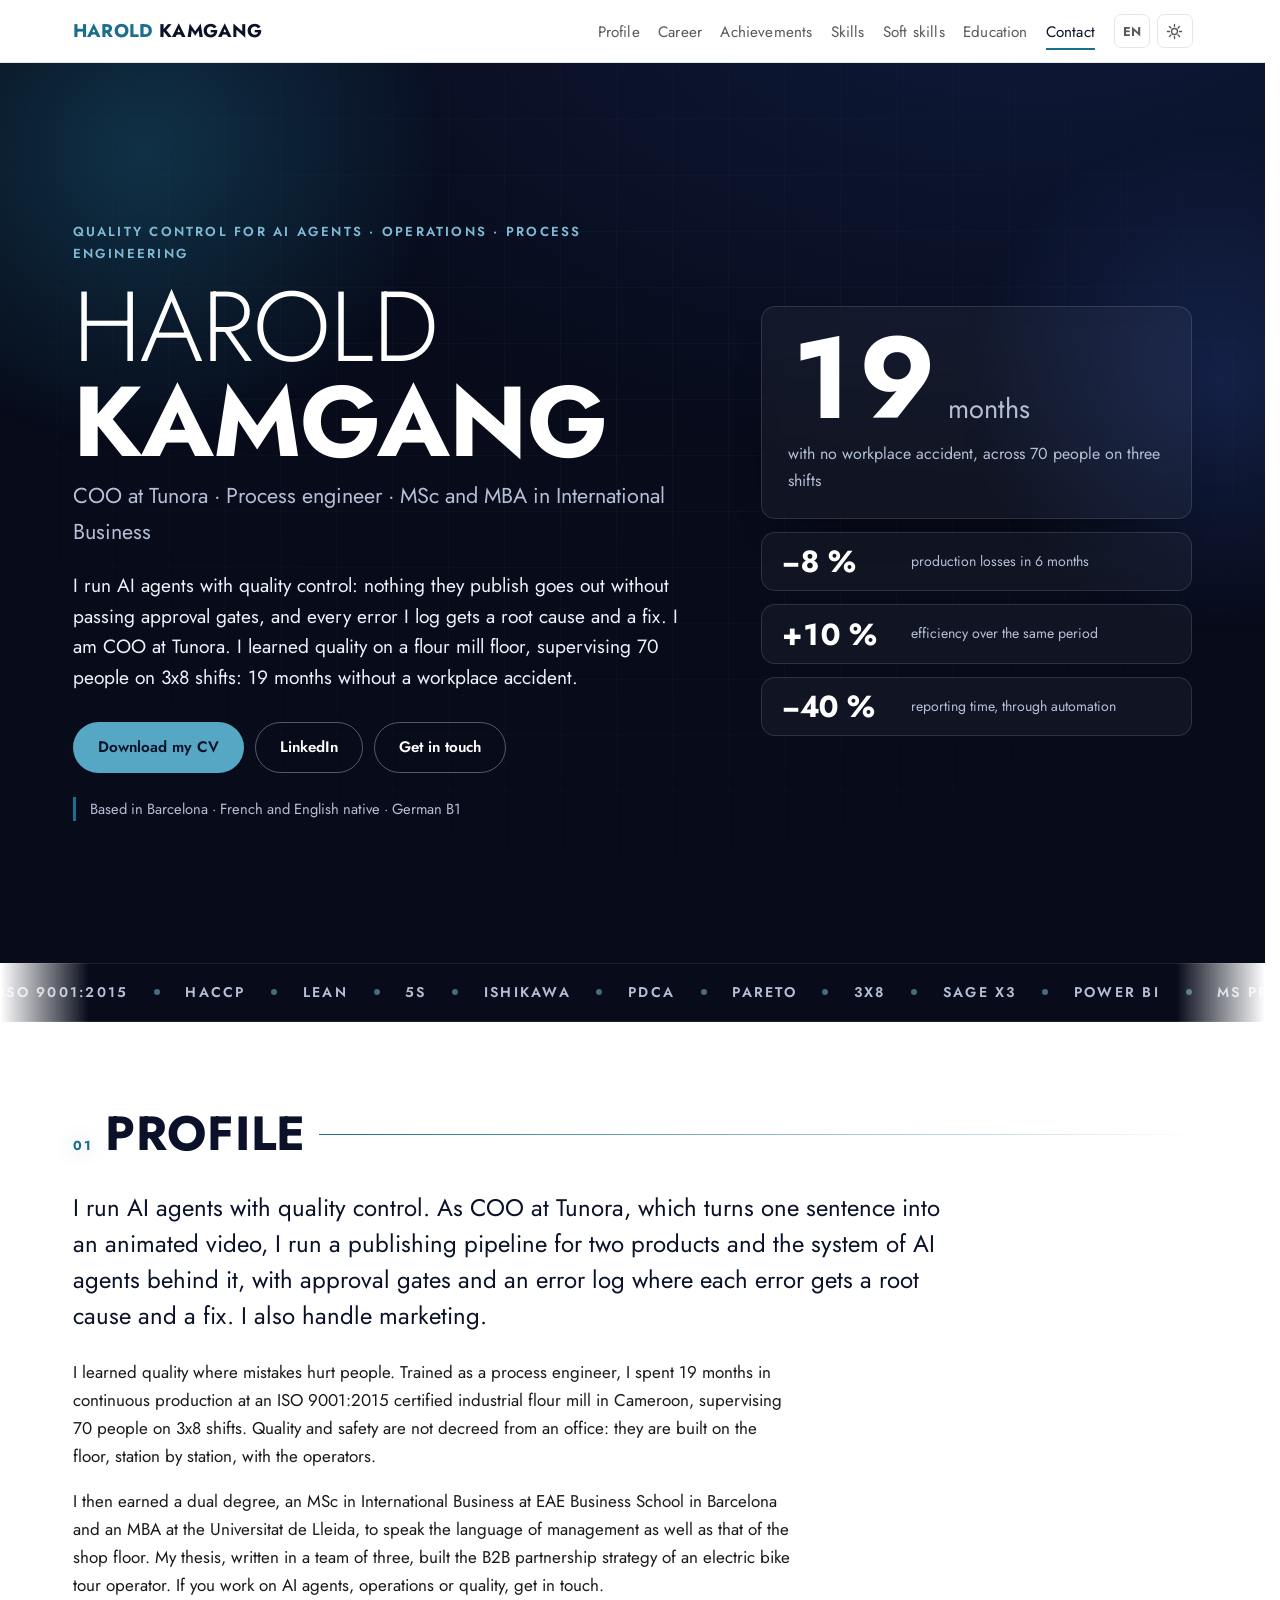
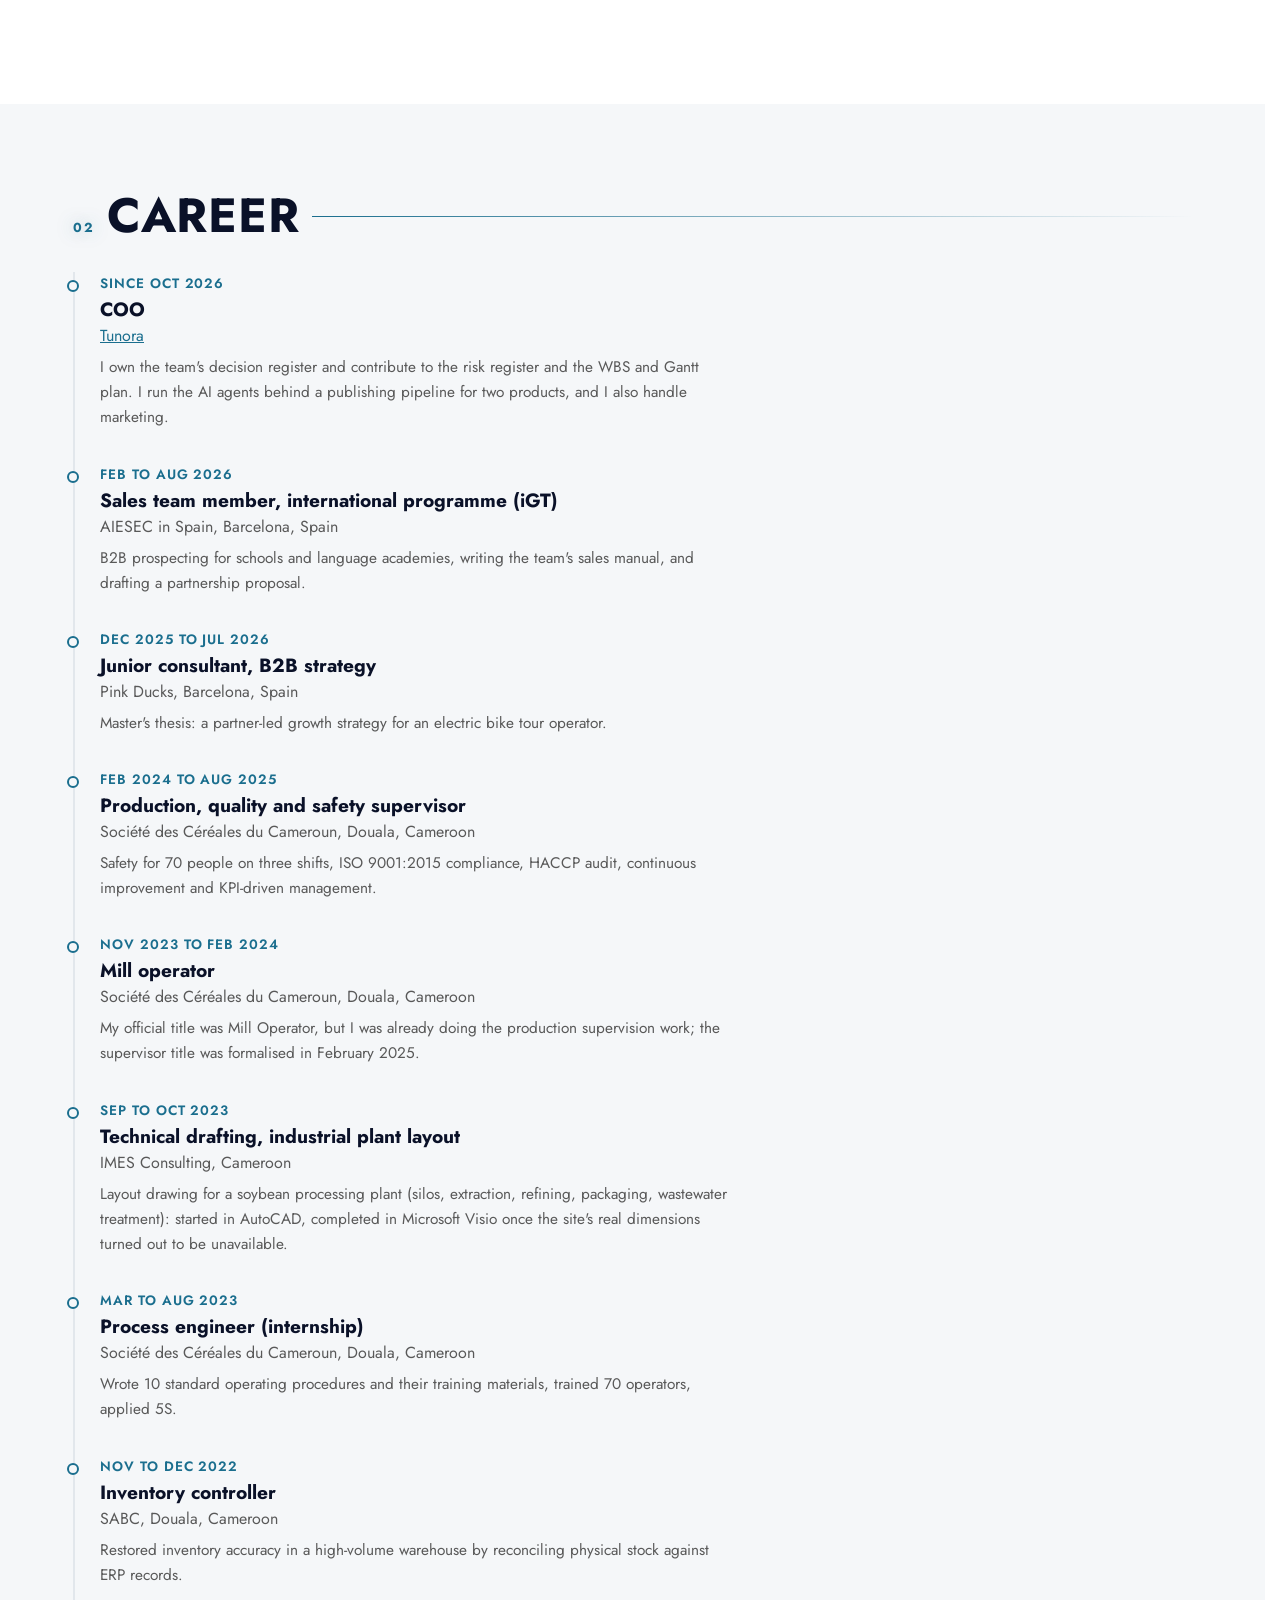
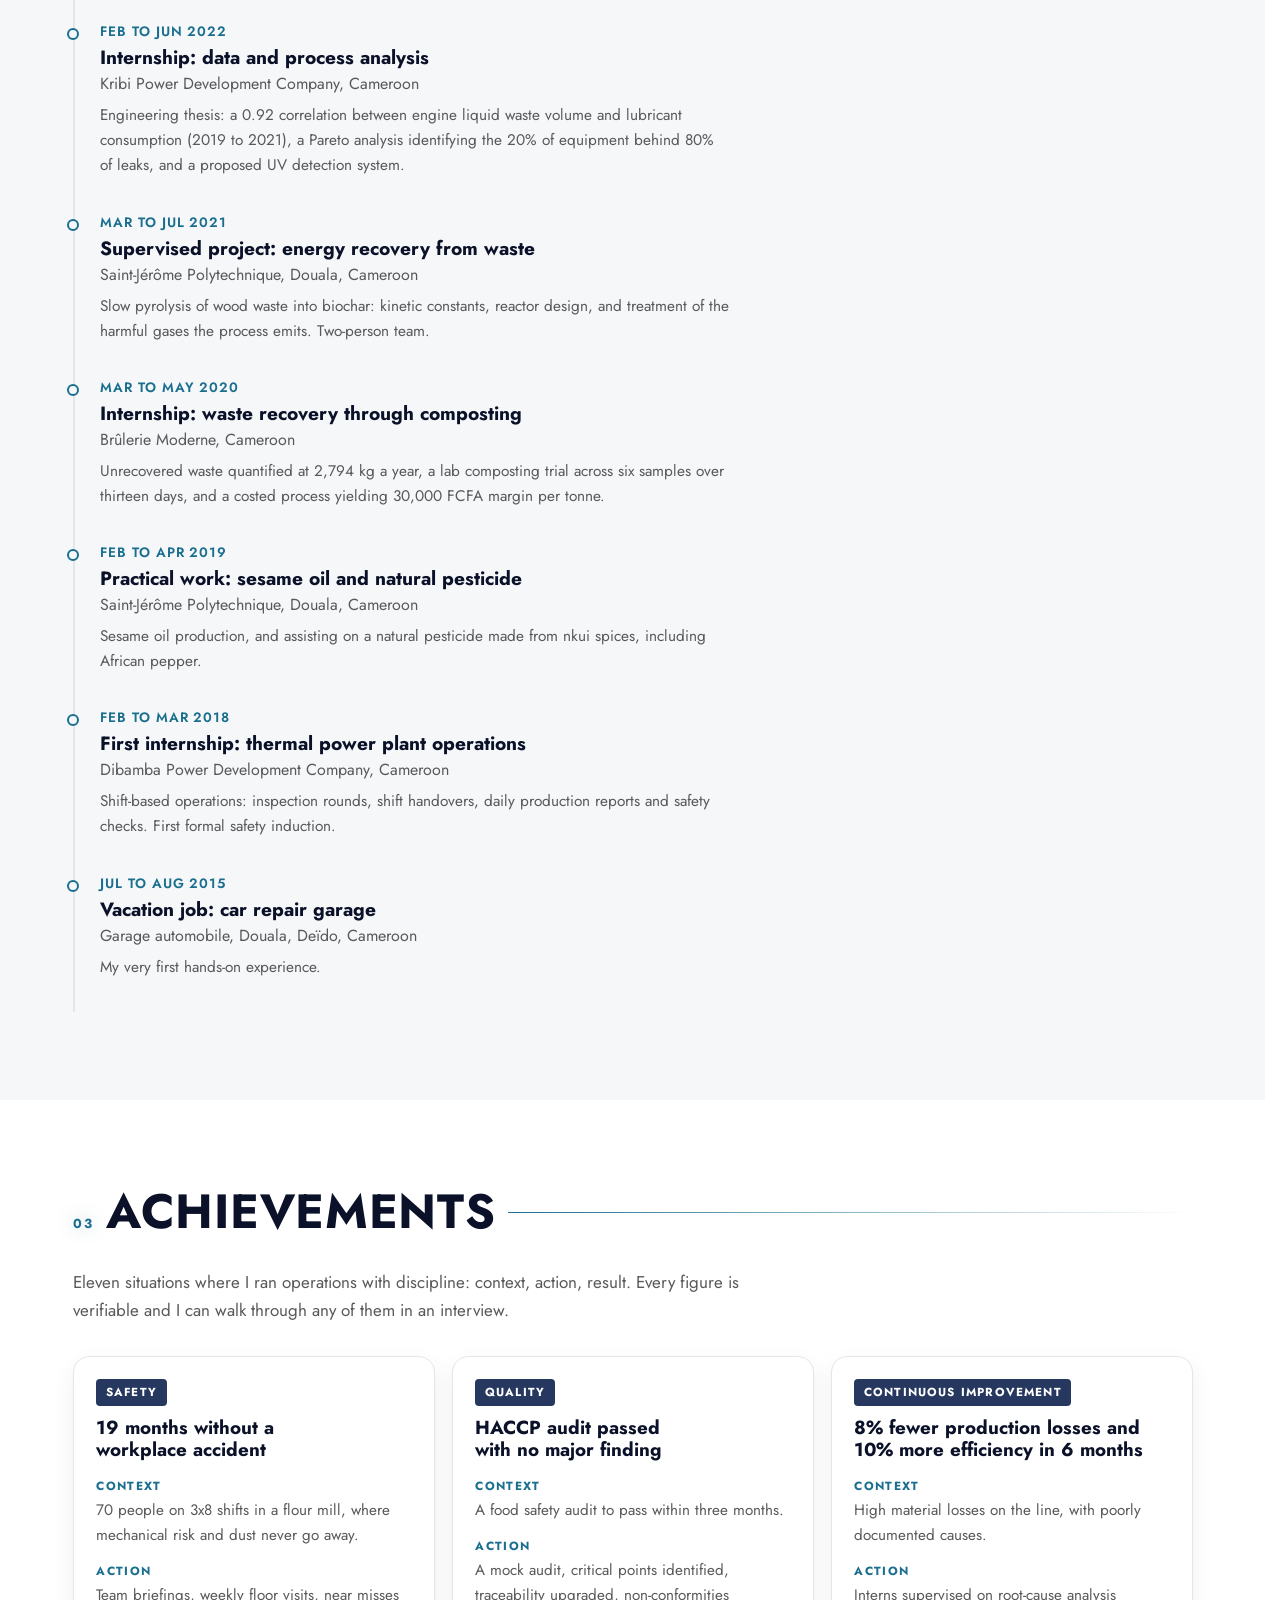
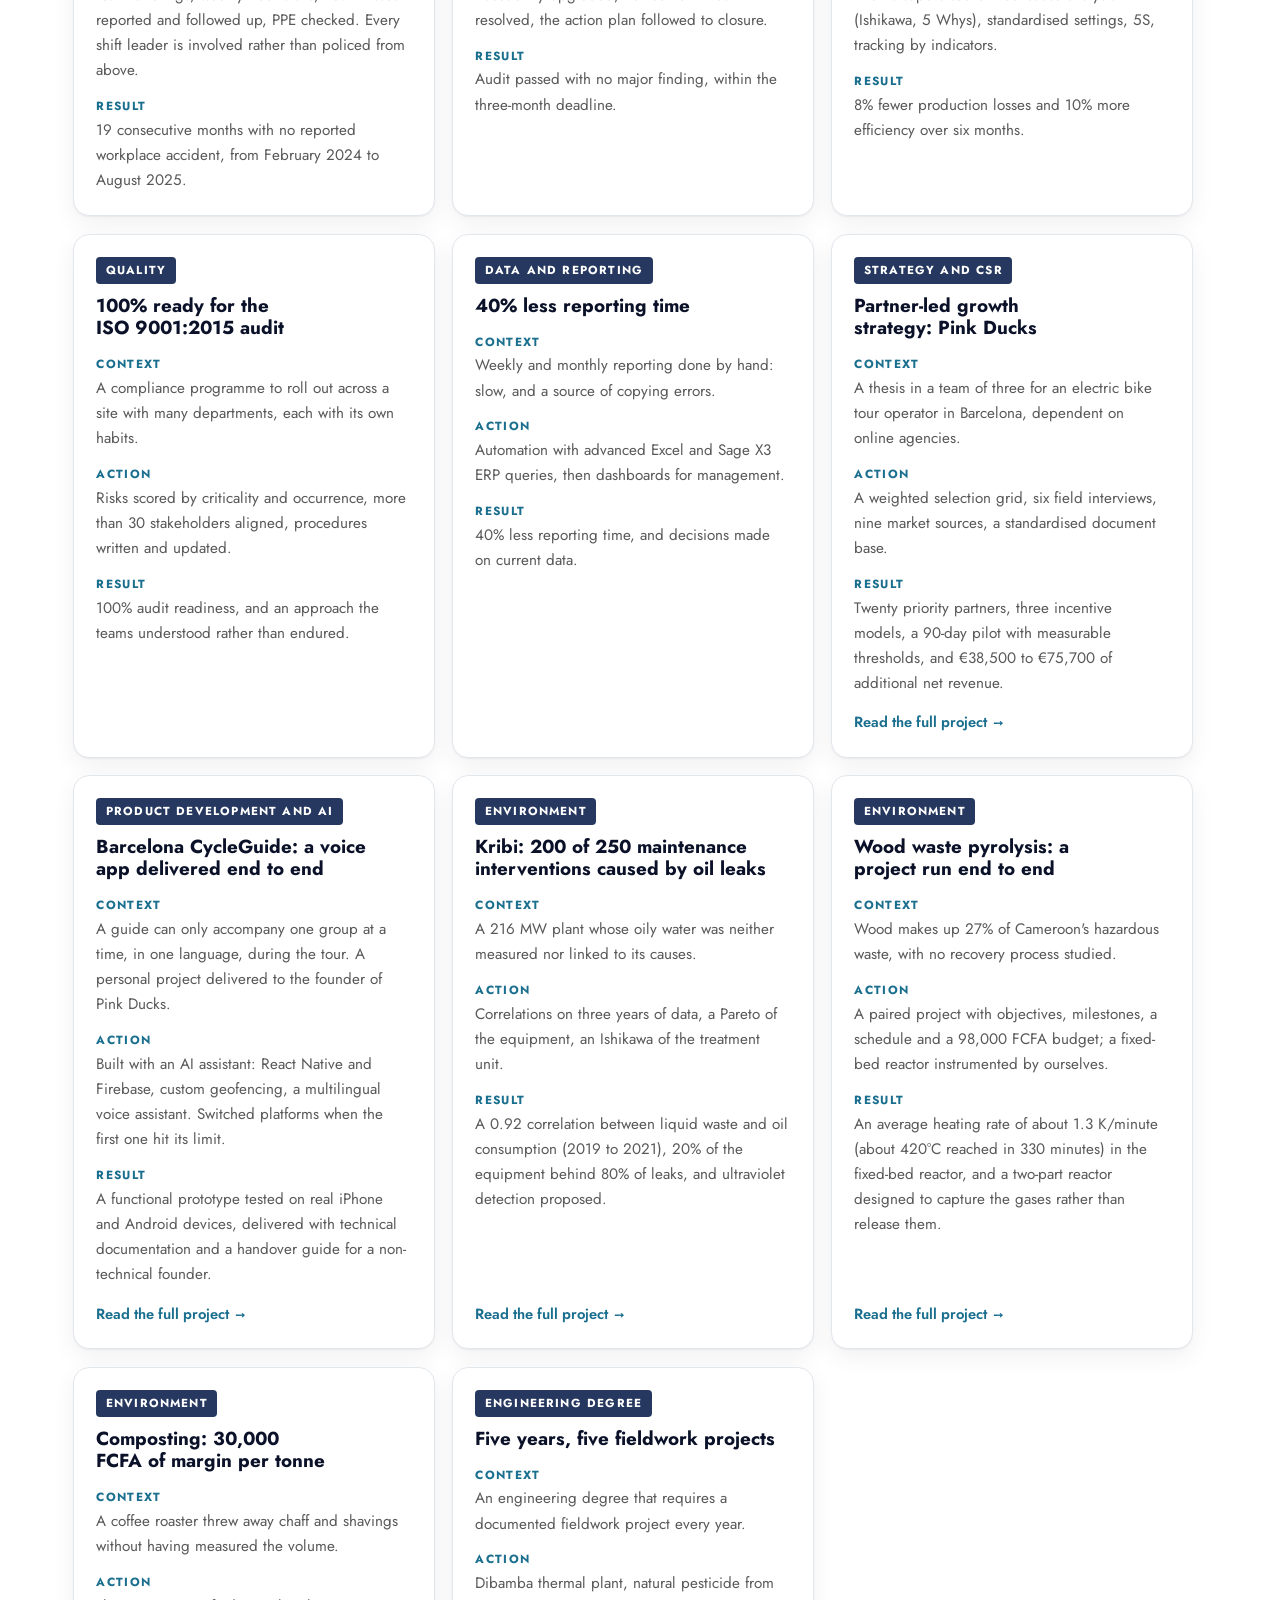
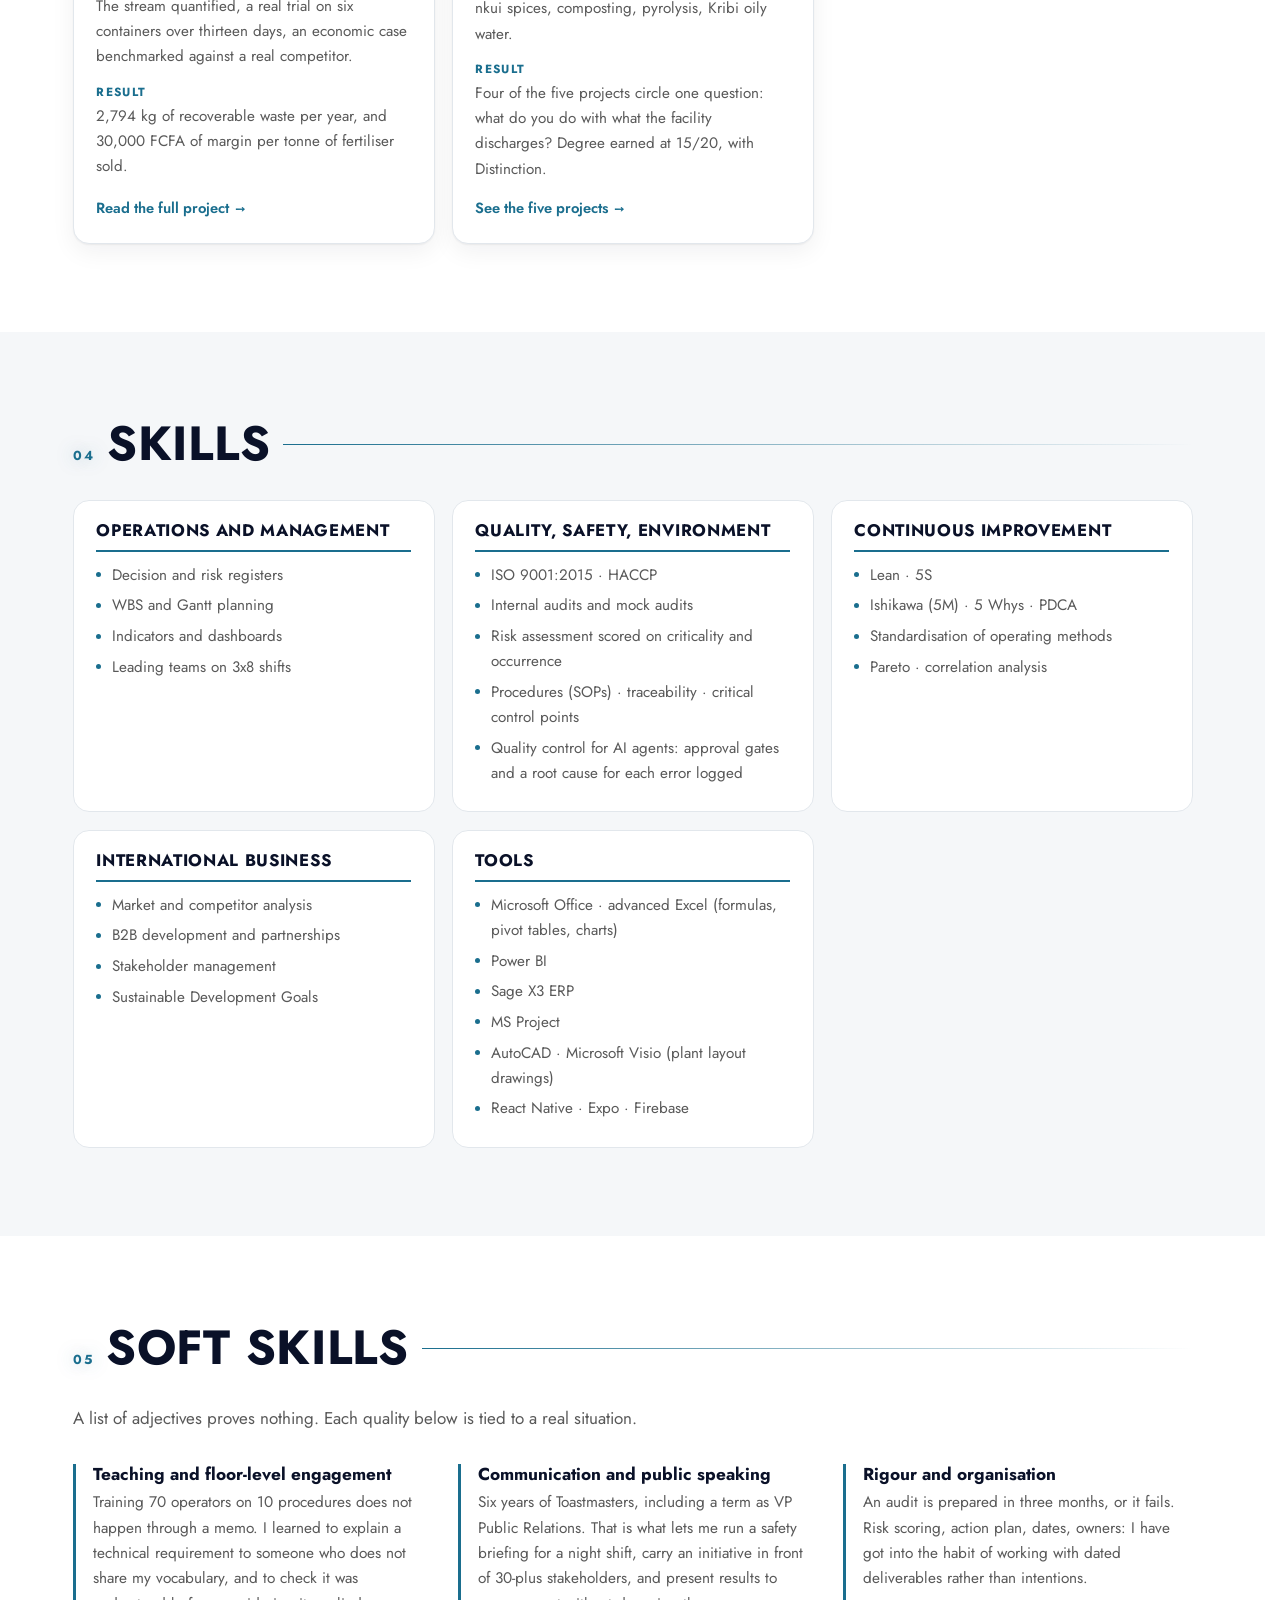
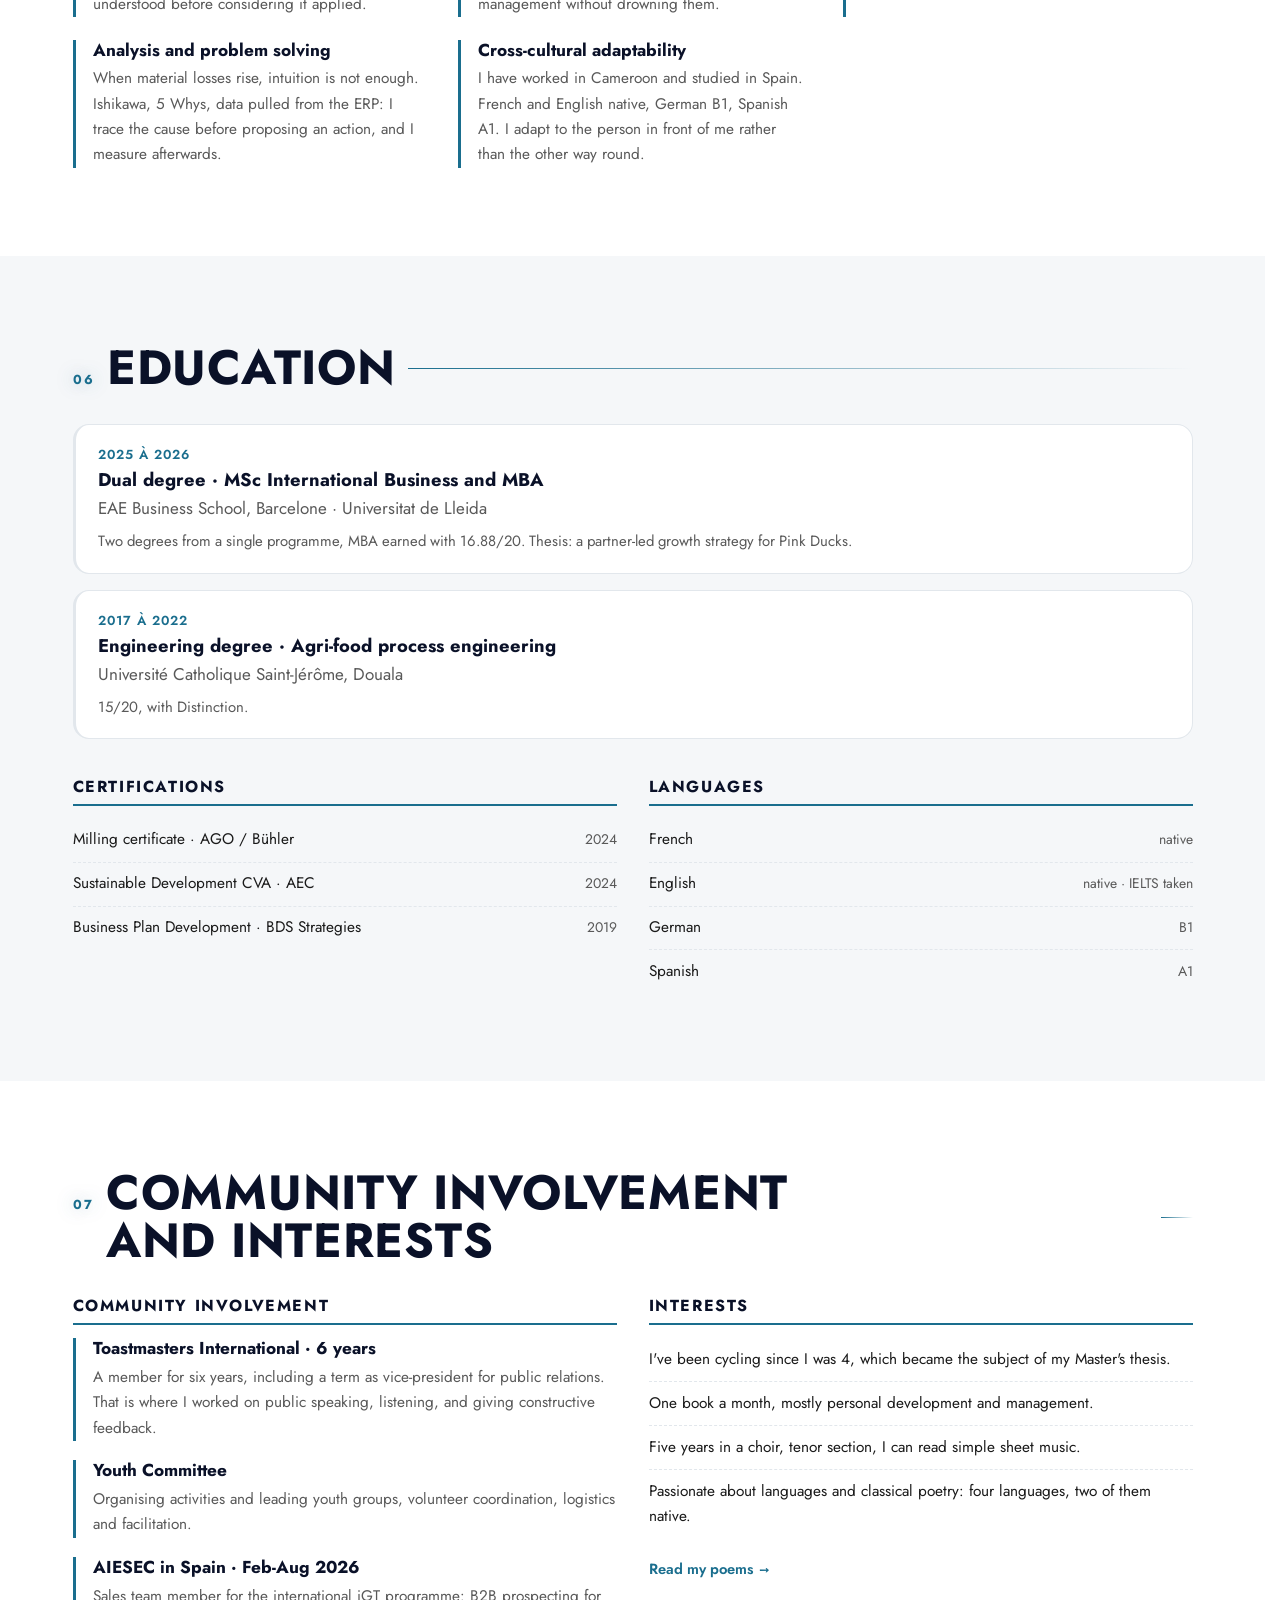
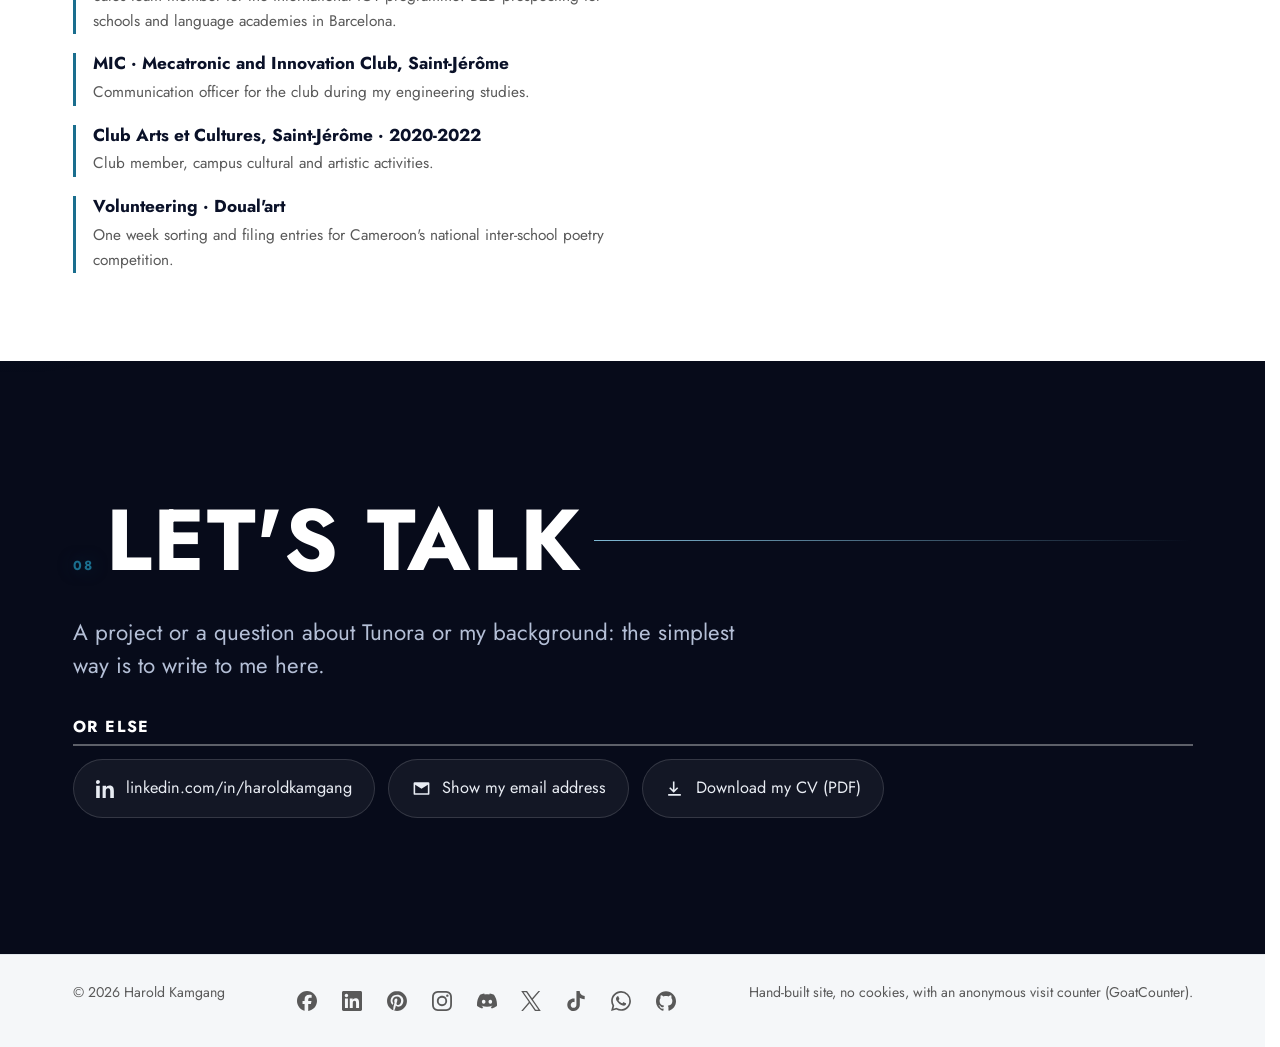
<file: index.html>
<!DOCTYPE html>
<html lang="fr" data-title-fr="Harold Kamgang · COO chez Tunora, contrôle qualité pour agents IA" data-desc-fr="COO chez Tunora, contrôle qualité pour agents IA. Ingénieur procédés : 70 personnes encadrées en 3x8, 19 mois sans accident du travail, 8 % de pertes de production en moins sur 6 mois." data-theme="auto">
<head>
<meta charset="utf-8">
<meta name="viewport" content="width=device-width, initial-scale=1, viewport-fit=cover">
<title>Harold Kamgang · COO at Tunora, quality control for AI agents</title>
<meta name="description" content="COO at Tunora, quality control for AI agents. Process engineer: 70 people supervised on 3x8 shifts, 19 months without a workplace accident, 8% fewer production losses in 6 months.">
<link rel="canonical" href="https://kamgangharold-ui.github.io/">
<meta name="author" content="Harold Kamgang">
<meta name="theme-color" media="(prefers-color-scheme: light)" content="#FFFFFF">
<meta name="theme-color" media="(prefers-color-scheme: dark)" content="#0A1128">

<meta property="og:type" content="profile">
<meta property="og:title" content="Harold Kamgang · COO at Tunora, quality control for AI agents">
<meta property="og:description" content="AI agents run with approval gates and root cause fixes. Process engineer: 70 people supervised on 3x8 shifts, 19 months without a workplace accident.">
<meta property="og:url" content="https://kamgangharold-ui.github.io/">
<meta property="og:locale" content="en_GB">
<meta property="og:locale:alternate" content="fr_FR">
<meta property="og:locale:alternate" content="es_ES">
<meta property="og:locale:alternate" content="de_DE">
<meta property="og:image" content="https://kamgangharold-ui.github.io/assets/img/og.png?v=20261106">
<meta property="og:image:width" content="1200">
<meta property="og:image:height" content="630">
<meta property="og:image:alt" content="Harold Kamgang, COO at Tunora, process engineer. 19 months without a workplace accident, 8% fewer production losses in 6 months, 40% less reporting time.">
<meta name="twitter:card" content="summary_large_image">
<meta name="twitter:title" content="Harold Kamgang · COO at Tunora, quality control for AI agents">
<meta name="twitter:description" content="AI agents run with approval gates and root cause fixes. Process engineer: 70 people supervised on 3x8 shifts, 19 months without a workplace accident.">
<meta name="twitter:image" content="https://kamgangharold-ui.github.io/assets/img/og.png?v=20261106">

<link rel="alternate" hreflang="fr" href="https://kamgangharold-ui.github.io/">
<link rel="alternate" hreflang="en" href="https://kamgangharold-ui.github.io/?lang=en">
<link rel="alternate" hreflang="es" href="https://kamgangharold-ui.github.io/?lang=es">
<link rel="alternate" hreflang="de" href="https://kamgangharold-ui.github.io/?lang=de">
<link rel="alternate" hreflang="x-default" href="https://kamgangharold-ui.github.io/">

<link rel="icon" href="assets/img/favicon.svg" type="image/svg+xml">
<link rel="preload" href="assets/fonts/jost-latin.woff2" as="font" type="font/woff2" crossorigin>
<link rel="stylesheet" href="assets/css/fonts.css">
<link rel="stylesheet" href="assets/css/style.css">
<link rel="stylesheet" href="assets/css/motion.css">
<link rel="stylesheet" href="assets/css/design.css">

<script type="application/ld+json">
{
  "@context": "https://schema.org",
  "@type": "Person",
  "name": "Harold Kamgang",
  "url": "https://kamgangharold-ui.github.io/",
  "jobTitle": "COO",
  "worksFor": { "@type": "Organization", "name": "Tunora", "url": "https://tunora.app/" },
  "description": "COO at Tunora, process engineer, dual degree MSc International Business and MBA.",
  "knowsLanguage": ["fr", "en", "de", "es"],
  "sameAs": ["https://www.linkedin.com/in/haroldkamgang"],
  "alumniOf": [
    { "@type": "CollegeOrUniversity", "name": "EAE Business School" },
    { "@type": "CollegeOrUniversity", "name": "Universitat de Lleida" },
    { "@type": "CollegeOrUniversity", "name": "Université Catholique Saint-Jérôme" }
  ],
  "knowsAbout": ["ISO 9001:2015", "HACCP", "Risk assessment", "Continuous improvement", "Lean 5S", "Power BI", "Operations management", "International business"]
}
</script>
</head>

<body>
<a class="skip" href="#main" data-i18n="a11y.skip">Aller au contenu principal</a>

<header class="site-header">
  <nav class="nav" aria-label="Navigation principale">
    <a class="nav__brand" href="#top"><span>Harold</span> Kamgang</a>

    <button class="nav__burger" id="burger" aria-expanded="false" aria-controls="navmenu" aria-label="Menu">
      <span></span><span></span><span></span>
    </button>

    <ul class="nav__menu" id="navmenu">
      <li><a href="#about"    data-i18n="nav.about">Profil</a></li>
      <li><a href="#path"     data-i18n="nav.path">Parcours</a></li>
      <li><a href="#projects" data-i18n="nav.projects">Réalisations</a></li>
      <li><a href="#skills"   data-i18n="nav.skills">Compétences</a></li>
      <li><a href="#soft"     data-i18n="nav.soft">Savoir-être</a></li>
      <li><a href="#education" data-i18n="nav.education">Formation</a></li>
      <li><a href="#contact"  data-i18n="nav.contact">Contact</a></li>
    </ul>

    <div class="nav__tools">
      <div class="langsel">
        <button class="pill" id="lang" aria-haspopup="listbox" aria-expanded="false" aria-label="FR, choisir la langue"><span aria-hidden="true">FR</span></button>
        <ul class="langsel__menu" id="langmenu" role="listbox" hidden>
          <li class="langsel__opt is-current" role="option" data-lang="fr" tabindex="0" aria-selected="true">FR</li>
          <li class="langsel__opt" role="option" data-lang="en" tabindex="0" aria-selected="false">EN</li>
          <li class="langsel__opt" role="option" data-lang="es" tabindex="0" aria-selected="false">ES</li>
          <li class="langsel__opt" role="option" data-lang="de" tabindex="0" aria-selected="false">DE</li>
        </ul>
      </div>
      <button class="pill" id="theme" aria-label="Basculer le thème sombre">
        <svg class="ico-sun" viewBox="0 0 24 24" aria-hidden="true"><circle cx="12" cy="12" r="4.2"/><g><path d="M12 2v3M12 19v3M2 12h3M19 12h3M4.9 4.9l2.1 2.1M17 17l2.1 2.1M19.1 4.9L17 7M7 17l-2.1 2.1"/></g></svg>
        <svg class="ico-moon" viewBox="0 0 24 24" aria-hidden="true"><path d="M20 14.5A8.2 8.2 0 0 1 9.5 4a8.3 8.3 0 1 0 10.5 10.5z"/></svg>
      </button>
    </div>
  </nav>
</header>

<main id="main">

<!-- ══════════════ ACCUEIL ══════════════ -->
<section class="hero" id="top">
  <div class="aurora" aria-hidden="true"><i></i><i></i><i></i></div>
  <div class="wrap hero__grid">
    <div class="hero__text">
      <p class="hero__kicker" data-i18n="hero.kicker">Contrôle qualité pour agents IA · Opérations · Ingénierie des procédés</p>
      <h1 class="hero__name">Harold <strong>Kamgang</strong></h1>
      <p class="hero__role" data-i18n="hero.role">COO chez Tunora · Ingénieur procédés · MSc et MBA International Business</p>
      <p class="hero__pitch" data-i18n="hero.pitch">Je fais tourner des agents IA avec un contrôle qualité : rien de ce qu'ils publient ne sort sans passer par des points de validation, et chaque erreur consignée est analysée jusqu'à sa cause racine, puis corrigée. Je suis COO chez Tunora. J'ai appris la qualité dans une minoterie, en encadrant 70 personnes en 3x8 : 19 mois sans accident du travail.</p>

      <div class="hero__cta">
        <span class="cvlink" data-i18n="hero.cv"><a class="btn btn--solid" href="cv/CV-Harold-KAMGANG-FR.pdf" download>Télécharger mon CV</a></span>
        <a class="btn btn--ghost" href="https://www.linkedin.com/in/haroldkamgang" target="_blank" rel="noopener">LinkedIn</a>
        <a class="btn btn--ghost" href="#contact" data-i18n="hero.contact">Me contacter</a>
      </div>

      <p class="hero__avail" data-i18n="hero.avail">Basé à Barcelone · Français et anglais langues maternelles · Allemand B1</p>
    </div>

    <ul class="stats" aria-label="Chiffres clés">
      <li><span class="stats__n">19</span><span class="stats__u" data-i18n="stat.1.u">mois</span><span class="stats__l" data-i18n="stat.1.l">sans accident du travail, sur 70 personnes en 3x8</span></li>
      <li><span class="stats__n">−8 %</span><span class="stats__l" data-i18n="stat.2.l">de pertes de production en 6 mois</span></li>
      <li><span class="stats__n">+10 %</span><span class="stats__l" data-i18n="stat.3.l">d'efficacité sur la même période</span></li>
      <li><span class="stats__n">−40 %</span><span class="stats__l" data-i18n="stat.4.l">de temps de reporting, par automatisation</span></li>
    </ul>
  </div>
</section>

<!-- Bandeau décoratif : les méthodes et outils déjà cités dans Compétences -->
<div class="ticker" aria-hidden="true">
  <div class="ticker__track">
    <span>ISO 9001:2015</span><span>HACCP</span><span>Lean</span><span>5S</span><span>Ishikawa</span><span>PDCA</span><span>Pareto</span><span>3x8</span><span>Sage X3</span><span>Power BI</span><span>MS Project</span><span>AutoCAD</span>
    <span>ISO 9001:2015</span><span>HACCP</span><span>Lean</span><span>5S</span><span>Ishikawa</span><span>PDCA</span><span>Pareto</span><span>3x8</span><span>Sage X3</span><span>Power BI</span><span>MS Project</span><span>AutoCAD</span>
  </div>
</div>

<!-- ══════════════ PROFIL ══════════════ -->
<section class="sec" id="about">
  <div class="wrap">
    <h2 class="sec__t"><span class="sec__n">01</span><span data-i18n="about.h">Profil</span></h2>
    <div class="prose">
      <p data-i18n="about.p1">Je fais tourner des agents IA avec un contrôle qualité. COO chez Tunora, qui transforme une phrase en vidéo animée, je dirige une chaîne de publication pour deux produits et le système d'agents IA qui la sert, avec des points de validation et un journal où chaque erreur est analysée jusqu'à sa cause racine, puis corrigée. Je m'occupe aussi du marketing.</p>
      <p data-i18n="about.p2">J'ai appris la qualité là où les erreurs font mal. De formation ingénieur en génie des procédés, j'ai passé 19 mois en production continue dans une minoterie industrielle certifiée ISO 9001:2015 au Cameroun, à encadrer 70 personnes en 3x8. La qualité et la sécurité ne se décrètent pas depuis un bureau : elles se construisent sur le terrain, poste par poste, avec les opérateurs.</p>
      <p data-i18n="about.p3">J'ai ensuite obtenu un double diplôme, MSc International Business à l'EAE Business School de Barcelone et MBA à l'Universitat de Lleida, pour parler le langage de la direction autant que celui de l'atelier. Mon mémoire, mené en équipe de trois, a bâti la stratégie de partenariats B2B d'un opérateur de tours à vélo électrique. Si vous travaillez sur les agents IA, les opérations ou la qualité, contactez-moi.</p>
    </div>
  </div>
</section>

<!-- ══════════════ PARCOURS ══════════════ -->
<section class="sec sec--alt" id="path">
  <div class="wrap">
    <h2 class="sec__t"><span class="sec__n">02</span><span data-i18n="path.h">Parcours</span></h2>
    <ol class="tl">
      <li class="tl__i">
        <p class="tl__d" data-i18n="tl.coo.d">Depuis oct. 2026</p>
        <h3 class="tl__r" data-i18n="tl.coo.r">COO</h3>
        <p class="tl__o"><a href="https://tunora.app/" target="_blank" rel="noopener">Tunora</a></p>
        <p class="tl__x" data-i18n="tl.coo.x">Je tiens le registre des décisions de l'équipe et je contribue au registre des risques et au planning WBS et Gantt. Je pilote les agents IA d'une chaîne de publication pour deux produits et je m'occupe aussi du marketing.</p>
      </li>
      <li class="tl__i">
        <p class="tl__d" data-i18n="tl.0.d">Fév. à août 2026</p>
        <h3 class="tl__r" data-i18n="tl.0.r">Membre de l'équipe vente, programme international (iGT)</h3>
        <p class="tl__o">AIESEC in Spain, <span data-i18n="tl.0.o">Barcelone, Espagne</span></p>
        <p class="tl__x" data-i18n="tl.0.x">Prospection commerciale B2B auprès d'écoles et académies de langues, rédaction du manuel de vente de l'équipe, et élaboration d'une proposition de partenariat.</p>
      </li>
      <li class="tl__i">
        <p class="tl__d" data-i18n="tl.1.d">Déc. 2025 à juil. 2026</p>
        <h3 class="tl__r" data-i18n="tl.1.r">Consultant junior, stratégie B2B</h3>
        <p class="tl__o">Pink Ducks, <span data-i18n="tl.1.o">Barcelone, Espagne</span></p>
        <p class="tl__x" data-i18n="tl.1.x">Mémoire de fin d'études : stratégie de croissance par partenariats pour un opérateur de tours à vélo électrique.</p>
      </li>
      <li class="tl__i">
        <p class="tl__d" data-i18n="tl.2.d">Fév. 2024 à août 2025</p>
        <h3 class="tl__r" data-i18n="tl.2.r">Superviseur de production, qualité et sécurité</h3>
        <p class="tl__o">Société des Céréales du Cameroun, <span data-i18n="tl.2.o">Douala, Cameroun</span></p>
        <p class="tl__x" data-i18n="tl.2.x">Sécurité de 70 personnes en 3x8, conformité ISO 9001:2015, audit HACCP, amélioration continue et pilotage par indicateurs.</p>
      </li>
      <li class="tl__i">
        <p class="tl__d" data-i18n="tl.3b.d">Nov. 2023 à fév. 2024</p>
        <h3 class="tl__r" data-i18n="tl.3b.r">Opérateur moulin</h3>
        <p class="tl__o">Société des Céréales du Cameroun, <span data-i18n="tl.3b.o">Douala, Cameroun</span></p>
        <p class="tl__x" data-i18n="tl.3b.x">Mon titre officiel était opérateur moulin, mais j'assurais déjà dans les faits le travail de supervision de production ; le titre de superviseur a été régularisé en février 2025.</p>
      </li>
      <li class="tl__i">
        <p class="tl__d" data-i18n="tl.3c.d">Sept. à oct. 2023</p>
        <h3 class="tl__r" data-i18n="tl.3c.r">Dessin technique d'implantation industrielle</h3>
        <p class="tl__o">IMES Consulting, <span data-i18n="tl.3c.o">Cameroun</span></p>
        <p class="tl__x" data-i18n="tl.3c.x">Schéma d'implantation d'une usine de transformation de soja (silos, extraction, raffinage, conditionnement, traitement des eaux usées) : commencé sur AutoCAD, achevé sur Microsoft Visio faute de disposer des dimensions réelles du site.</p>
      </li>
      <li class="tl__i">
        <p class="tl__d" data-i18n="tl.3.d">Mars à août 2023</p>
        <h3 class="tl__r" data-i18n="tl.3.r">Ingénieur procédés (stage)</h3>
        <p class="tl__o">Société des Céréales du Cameroun, <span data-i18n="tl.3.o">Douala, Cameroun</span></p>
        <p class="tl__x" data-i18n="tl.3.x">Rédaction de 10 procédures opératoires standard et de leurs supports, formation de 70 opérateurs, application du 5S.</p>
      </li>
      <li class="tl__i">
        <p class="tl__d" data-i18n="tl.4.d">Nov. à déc. 2022</p>
        <h3 class="tl__r" data-i18n="tl.4.r">Inventoriste</h3>
        <p class="tl__o">SABC, <span data-i18n="tl.4.o">Douala, Cameroun</span></p>
        <p class="tl__x" data-i18n="tl.4.x">Fiabilisation de l'inventaire d'un entrepôt à fort volume : rapprochement du stock physique et des données ERP.</p>
      </li>
      <li class="tl__i">
        <p class="tl__d" data-i18n="tl.5.d">Fév. à juin 2022</p>
        <h3 class="tl__r" data-i18n="tl.5.r">Stage : analyse de données et procédés</h3>
        <p class="tl__o">Kribi Power Development Company, <span data-i18n="tl.5.o">Cameroun</span></p>
        <p class="tl__x" data-i18n="tl.5.x">Mémoire d'ingénieur : corrélation de 0,92 entre le volume de déchets liquides des moteurs et la consommation d'huile (2019 à 2021), Pareto identifiant les 20 % d'équipements à l'origine de 80 % des fuites, et proposition d'une détection UV. <a href="projets/kribi-eaux-huileuses.html">Lire le détail</a></p>
      </li>
      <li class="tl__i">
        <p class="tl__d" data-i18n="tl.6.d">Mars à juil. 2021</p>
        <h3 class="tl__r" data-i18n="tl.6.r">Projet tutoré : valorisation énergétique de déchets</h3>
        <p class="tl__o">Saint-Jérôme Polytechnique, <span data-i18n="tl.6.o">Douala, Cameroun</span></p>
        <p class="tl__x" data-i18n="tl.6.x">Pyrolyse lente de déchets de bois en biochar : constantes cinétiques, conception d'un réacteur, et traitement des gaz nocifs émis par le procédé. En binôme.</p>
      </li>
      <li class="tl__i">
        <p class="tl__d" data-i18n="tl.7.d">Mars à mai 2020</p>
        <h3 class="tl__r" data-i18n="tl.7.r">Stage : valorisation des déchets par compostage</h3>
        <p class="tl__o">Brûlerie Moderne, <span data-i18n="tl.7.o">Cameroun</span></p>
        <p class="tl__x" data-i18n="tl.7.x">Gisement non valorisé quantifié à 2 794 kg par an, test de compostage en laboratoire sur six échantillons pendant treize jours, et procédé chiffré à 30 000 FCFA de marge par tonne.</p>
      </li>
      <li class="tl__i">
        <p class="tl__d" data-i18n="tl.8.d">Fév. à avril 2019</p>
        <h3 class="tl__r" data-i18n="tl.8.r">Travaux pratiques : huile de sésame et pesticide naturel</h3>
        <p class="tl__o">Saint-Jérôme Polytechnique, <span data-i18n="tl.8.o">Douala, Cameroun</span></p>
        <p class="tl__x" data-i18n="tl.8.x">Fabrication d'huile de sésame, et assistance à la fabrication d'un pesticide naturel à base des épices du nkui, dont le poivrier africain.</p>
      </li>
      <li class="tl__i">
        <p class="tl__d" data-i18n="tl.9.d">Fév. à mars 2018</p>
        <h3 class="tl__r" data-i18n="tl.9.r">Premier stage : exploitation d'une centrale thermique</h3>
        <p class="tl__o">Dibamba Power Development Company, <span data-i18n="tl.9.o">Cameroun</span></p>
        <p class="tl__x" data-i18n="tl.9.x">Service exploitation en équipes postées : rondes d'inspection, passations de quart, rapports journaliers de production et contrôles sécurité. Première induction sécurité formelle.</p>
      </li>
      <li class="tl__i">
        <p class="tl__d" data-i18n="tl.10.d">Juil. à août 2015</p>
        <h3 class="tl__r" data-i18n="tl.10.r">Stage de vacances : garage automobile</h3>
        <p class="tl__o">Garage automobile, <span data-i18n="tl.10.o">Douala, Deïdo, Cameroun</span></p>
        <p class="tl__x" data-i18n="tl.10.x">Ma toute première expérience de terrain. <a href="projets/parcours-academique.html">Voir tout le parcours</a></p>
      </li>
    </ol>
  </div>
</section>

<!-- ══════════════ RÉALISATIONS ══════════════ -->
<section class="sec" id="projects">
  <div class="wrap">
    <h2 class="sec__t"><span class="sec__n">03</span><span data-i18n="proj.h">Réalisations</span></h2>
    <p class="sec__lead" data-i18n="proj.lead">Onze situations où j'ai fait tourner des opérations avec discipline : contexte, action, résultat. Chaque chiffre est vérifiable et je peux le détailler en entretien.</p>

    <div class="cards">
      <article class="card">
        <p class="card__tag card__tag--s" data-i18n="tag.security">Sécurité</p>
        <h3 class="card__t" data-i18n="proj.1.t">19 mois sans accident du travail</h3>
        <dl class="car">
          <dt data-i18n="lbl.ctx">Contexte</dt><dd data-i18n="proj.1.c">70 personnes en 3x8 dans une minoterie, où le risque mécanique et la poussière sont permanents.</dd>
          <dt data-i18n="lbl.act">Action</dt><dd data-i18n="proj.1.a">Briefings d'équipe, visites terrain chaque semaine, presqu'accidents remontés et traités, port des EPI contrôlé. Chaque chef de poste est impliqué au lieu d'être surveillé d'en haut.</dd>
          <dt data-i18n="lbl.res">Résultat</dt><dd data-i18n="proj.1.r">19 mois consécutifs sans accident du travail déclaré, de février 2024 à août 2025.</dd>
        </dl>
      </article>

      <article class="card">
        <p class="card__tag card__tag--q" data-i18n="tag.quality">Qualité</p>
        <h3 class="card__t" data-i18n="proj.2.t">Audit HACCP validé sans écart majeur</h3>
        <dl class="car">
          <dt data-i18n="lbl.ctx">Contexte</dt><dd data-i18n="proj.2.c">Un audit de sécurité alimentaire à passer en trois mois.</dd>
          <dt data-i18n="lbl.act">Action</dt><dd data-i18n="proj.2.a">Audit blanc, points critiques identifiés, traçabilité mise à niveau, non-conformités traitées, plan d'actions suivi jusqu'à la clôture.</dd>
          <dt data-i18n="lbl.res">Résultat</dt><dd data-i18n="proj.2.r">Audit validé sans écart majeur, dans le délai de trois mois.</dd>
        </dl>
      </article>

      <article class="card">
        <p class="card__tag card__tag--i" data-i18n="tag.ci">Amélioration continue</p>
        <h3 class="card__t" data-i18n="proj.3.t">−8 % de pertes et +10 % d'efficacité en 6 mois</h3>
        <dl class="car">
          <dt data-i18n="lbl.ctx">Contexte</dt><dd data-i18n="proj.3.c">Des pertes matière élevées sur la ligne, aux causes mal documentées.</dd>
          <dt data-i18n="lbl.act">Action</dt><dd data-i18n="proj.3.a">Stagiaires encadrés sur l'analyse des causes racines (Ishikawa, 5 Pourquoi), réglages standardisés, 5S, suivi par indicateurs.</dd>
          <dt data-i18n="lbl.res">Résultat</dt><dd data-i18n="proj.3.r">8 % de pertes en moins et 10 % d'efficacité en plus en six mois.</dd>
        </dl>
      </article>

      <article class="card">
        <p class="card__tag card__tag--q" data-i18n="tag.quality">Qualité</p>
        <h3 class="card__t" data-i18n="proj.4.t">Prêt pour l'audit ISO 9001:2015 à 100 %</h3>
        <dl class="car">
          <dt data-i18n="lbl.ctx">Contexte</dt><dd data-i18n="proj.4.c">Un programme de conformité à déployer sur un site aux services multiples, chacun avec ses habitudes.</dd>
          <dt data-i18n="lbl.act">Action</dt><dd data-i18n="proj.4.a">Risques cotés en criticité et occurrence, plus de 30 parties prenantes alignées, procédures écrites et mises à jour.</dd>
          <dt data-i18n="lbl.res">Résultat</dt><dd data-i18n="proj.4.r">100 % de préparation à l'audit, et une démarche comprise par les équipes plutôt que subie.</dd>
        </dl>
      </article>

      <article class="card">
        <p class="card__tag card__tag--d" data-i18n="tag.data">Données et pilotage</p>
        <h3 class="card__t" data-i18n="proj.5.t">−40 % de temps de reporting</h3>
        <dl class="car">
          <dt data-i18n="lbl.ctx">Contexte</dt><dd data-i18n="proj.5.c">Un reporting hebdomadaire et mensuel fait à la main : lent, et source d'erreurs de recopie.</dd>
          <dt data-i18n="lbl.act">Action</dt><dd data-i18n="proj.5.a">Automatisation avec Excel avancé et des requêtes sur l'ERP Sage X3, puis des tableaux de bord pour la direction.</dd>
          <dt data-i18n="lbl.res">Résultat</dt><dd data-i18n="proj.5.r">40 % de temps de reporting en moins, et des décisions prises sur des données à jour.</dd>
        </dl>
      </article>

      <article class="card">
        <p class="card__tag card__tag--r" data-i18n="tag.rse">Stratégie et RSE</p>
        <h3 class="card__t" data-i18n="proj.6.t">Stratégie de croissance par partenariats : Pink Ducks</h3>
        <dl class="car">
          <dt data-i18n="lbl.ctx">Contexte</dt><dd data-i18n="proj.6.c">Mémoire en équipe de trois pour un opérateur de tours à vélo électrique à Barcelone, dépendant des agences en ligne.</dd>
          <dt data-i18n="lbl.act">Action</dt><dd data-i18n="proj.6.a">Grille de sélection pondérée, six entretiens de terrain, neuf sources de marché, base documentaire standardisée.</dd>
          <dt data-i18n="lbl.res">Résultat</dt><dd data-i18n="proj.6.r">Vingt partenaires prioritaires, trois modèles d'incitation, un pilote de 90 jours à seuils mesurables, de 38 500 à 75 700 € de revenu net supplémentaire.</dd>
        </dl>
        <a class="card__more" href="projets/pink-ducks.html" data-i18n="proj.6.more">Lire le détail du projet →</a>
      </article>

      <article class="card">
        <p class="card__tag card__tag--r" data-i18n="tag.dev">Développement produit et IA</p>
        <h3 class="card__t" data-i18n="proj.9.t">Barcelona CycleGuide : une application vocale livrée de bout en bout</h3>
        <dl class="car">
          <dt data-i18n="lbl.ctx">Contexte</dt><dd data-i18n="proj.9.c">Un guide ne peut accompagner qu'un groupe à la fois, dans une seule langue, pendant le tour. Projet personnel livré au fondateur de Pink Ducks.</dd>
          <dt data-i18n="lbl.act">Action</dt><dd data-i18n="proj.9.a">Conçue avec un assistant IA : React Native et Firebase, géofencing maison, assistant vocal multilingue. Changement de plateforme quand la première a atteint sa limite.</dd>
          <dt data-i18n="lbl.res">Résultat</dt><dd data-i18n="proj.9.r">Prototype fonctionnel testé sur de vrais iPhone et Android, livré avec sa documentation technique et un guide de reprise pour un fondateur non technique.</dd>
        </dl>
        <a class="card__more" href="projets/barcelona-cycleguide.html" data-i18n="proj.9.more">Lire le détail du projet →</a>
      </article>
      <article class="card">
        <p class="card__tag card__tag--e" data-i18n="tag.env">Environnement</p>
        <h3 class="card__t" data-i18n="proj.7.t">Kribi : 200 maintenances sur 250 dues aux fuites d'huile</h3>
        <dl class="car">
          <dt data-i18n="lbl.ctx">Contexte</dt><dd data-i18n="proj.7.c">Une centrale de 216 MW dont les eaux huileuses n'étaient ni mesurées ni reliées à leurs causes.</dd>
          <dt data-i18n="lbl.act">Action</dt><dd data-i18n="proj.7.a">Corrélations sur trois ans de données, Pareto des équipements, Ishikawa de l'unité de traitement.</dd>
          <dt data-i18n="lbl.res">Résultat</dt><dd data-i18n="proj.7.r">Corrélation de 0,92 entre déchets liquides et consommation d'huile (2019 à 2021), 20 % des équipements à l'origine de 80 % des fuites, détection par ultraviolets proposée.</dd>
        </dl>
        <a class="card__more" href="projets/kribi-eaux-huileuses.html" data-i18n="proj.6.more">Lire le détail du projet →</a>
      </article>

      <article class="card">
        <p class="card__tag card__tag--e" data-i18n="tag.env">Environnement</p>
        <h3 class="card__t" data-i18n="proj.10.t">Pyrolyse de déchets de bois : un projet mené de bout en bout</h3>
        <dl class="car">
          <dt data-i18n="lbl.ctx">Contexte</dt><dd data-i18n="proj.10.c">Le bois fait 27 % des déchets dangereux du Cameroun, sans procédé de valorisation étudié.</dd>
          <dt data-i18n="lbl.act">Action</dt><dd data-i18n="proj.10.a">Projet en binôme avec objectifs, jalons, calendrier et budget de 98 000 FCFA ; réacteur à lit fixe instrumenté par nos soins.</dd>
          <dt data-i18n="lbl.res">Résultat</dt><dd data-i18n="proj.10.r">Vitesse de chauffe moyenne d'environ 1,3 K/minute (environ 420 °C atteints en 330 minutes) dans le réacteur à lit fixe, et un réacteur en deux parties conçu pour capter les gaz plutôt que les rejeter.</dd>
        </dl>
        <a class="card__more" href="projets/pyrolyse-dechets-bois.html" data-i18n="proj.10.more">Lire le détail du projet →</a>
      </article>

      <article class="card">
        <p class="card__tag card__tag--e" data-i18n="tag.env">Environnement</p>
        <h3 class="card__t" data-i18n="proj.11.t">Compostage : 30 000 FCFA de marge par tonne</h3>
        <dl class="car">
          <dt data-i18n="lbl.ctx">Contexte</dt><dd data-i18n="proj.11.c">Une torréfaction jetait pellicules et copeaux sans avoir chiffré le volume.</dd>
          <dt data-i18n="lbl.act">Action</dt><dd data-i18n="proj.11.a">Gisement quantifié, essai réel sur six récipients pendant treize jours, étude économique comparée à un concurrent réel.</dd>
          <dt data-i18n="lbl.res">Résultat</dt><dd data-i18n="proj.11.r">2 794 kg de déchets valorisables par an, et 30 000 FCFA de marge par tonne d'engrais vendue.</dd>
        </dl>
        <a class="card__more" href="projets/compostage-brulerie-moderne.html" data-i18n="proj.11.more">Lire le détail du projet →</a>
      </article>

      <article class="card">
        <p class="card__tag card__tag--e" data-i18n="tag.eng">Parcours d'ingénieur</p>
        <h3 class="card__t" data-i18n="proj.8.t">Cinq ans, cinq travaux de terrain</h3>
        <dl class="car">
          <dt data-i18n="lbl.ctx">Contexte</dt><dd data-i18n="proj.8.c">Un cursus d'ingénieur qui impose un travail de terrain documenté chaque année.</dd>
          <dt data-i18n="lbl.act">Action</dt><dd data-i18n="proj.8.a">Centrale thermique de Dibamba, pesticide naturel à base de nkui, compostage, pyrolyse, eaux huileuses de Kribi.</dd>
          <dt data-i18n="lbl.res">Résultat</dt><dd data-i18n="proj.8.r">Quatre travaux sur cinq tournent autour d'une même question : que fait-on de ce que l'installation rejette ? Diplôme obtenu à 15/20, mention Distinction.</dd>
        </dl>
        <a class="card__more" href="projets/parcours-academique.html" data-i18n="proj.8.more">Voir les cinq projets →</a>
      </article>

    </div>
  </div>
</section>

<!-- ══════════════ COMPÉTENCES ══════════════ -->
<section class="sec sec--alt" id="skills">
  <div class="wrap">
    <h2 class="sec__t"><span class="sec__n">04</span><span data-i18n="skills.h">Compétences</span></h2>
    <div class="grid-s">
      <div class="sk"><h3 data-i18n="sk.1.h">Opérations et pilotage</h3><ul>
        <li data-i18n="sk.1.a">Registre des décisions et des risques</li>
        <li data-i18n="sk.1.b">Planning WBS et Gantt</li>
        <li data-i18n="sk.1.c">Indicateurs et tableaux de bord</li>
        <li data-i18n="sk.1.d">Encadrement d'équipes en 3x8</li></ul></div>

      <div class="sk"><h3 data-i18n="sk.2.h">Qualité, sécurité, environnement</h3><ul>
        <li data-i18n="sk.2.a">ISO 9001:2015 · HACCP</li>
        <li data-i18n="sk.2.b">Audit interne et audit blanc</li>
        <li data-i18n="sk.2.c">Cotation des risques (criticité, occurrence)</li>
        <li data-i18n="sk.2.d">Procédures (SOP) · traçabilité · points critiques</li>
        <li data-i18n="sk.2.e">Contrôle qualité pour agents IA : points de validation et cause racine pour chaque erreur consignée</li></ul></div>

      <div class="sk"><h3 data-i18n="sk.3.h">Amélioration continue</h3><ul>
        <li data-i18n="sk.3.a">Lean · 5S</li>
        <li data-i18n="sk.3.b">Ishikawa (5M) · 5 Pourquoi · PDCA</li>
        <li data-i18n="sk.3.c">Standardisation des modes opératoires</li>
        <li data-i18n="sk.3.d">Pareto · analyse de corrélation</li></ul></div>

      <div class="sk"><h3 data-i18n="sk.4.h">Business international</h3><ul>
        <li data-i18n="sk.4.a">Analyse de marché et de la concurrence</li>
        <li data-i18n="sk.4.b">Développement B2B et partenariats</li>
        <li data-i18n="sk.4.c">Gestion des parties prenantes</li>
        <li data-i18n="sk.4.d">Objectifs de développement durable</li></ul></div>

      <div class="sk"><h3 data-i18n="sk.5.h">Outils</h3><ul>
        <li data-i18n="sk.5.a">Pack Office · Excel avancé (formules, TCD, graphiques)</li>
        <li data-i18n="sk.5.b">Power BI</li>
        <li data-i18n="sk.5.c">ERP Sage X3</li>
        <li data-i18n="sk.5.d">MS Project</li>
        <li data-i18n="sk.5.e">AutoCAD · Microsoft Visio (schémas d'implantation)</li>
        <li data-i18n="sk.5.f">React Native · Expo · Firebase</li></ul></div>
    </div>
  </div>
</section>

<!-- ══════════════ SAVOIR-ÊTRE ══════════════ -->
<section class="sec" id="soft">
  <div class="wrap">
    <h2 class="sec__t"><span class="sec__n">05</span><span data-i18n="soft.h">Savoir-être</span></h2>
    <p class="sec__lead" data-i18n="soft.lead">Une liste d'adjectifs ne prouve rien. Chaque qualité ci-dessous est rattachée à une situation réelle.</p>

    <div class="soft">
      <article><h3 data-i18n="soft.1.h">Pédagogie et sensibilisation terrain</h3>
        <p data-i18n="soft.1.p">Former 70 opérateurs à l'application de 10 procédures ne se fait pas par note de service. J'ai appris à expliquer une exigence technique à quelqu'un qui n'a pas mon vocabulaire, et à vérifier qu'elle est comprise avant de la considérer appliquée.</p></article>

      <article><h3 data-i18n="soft.2.h">Aisance relationnelle et prise de parole</h3>
        <p data-i18n="soft.2.p">Six ans de Toastmasters, dont un mandat de vice-président chargé des relations publiques. C'est ce qui me permet d'animer une causerie sécurité devant une équipe de nuit, de porter une démarche devant plus de 30 parties prenantes, et de présenter des résultats à une direction sans les noyer.</p></article>

      <article><h3 data-i18n="soft.3.h">Rigueur et organisation</h3>
        <p data-i18n="soft.3.p">Un audit se prépare en trois mois, ou il échoue. Cotation des risques, plan d'actions, dates, responsables : j'ai pris l'habitude de travailler avec des livrables datés plutôt qu'avec des intentions.</p></article>

      <article><h3 data-i18n="soft.4.h">Analyse et résolution de problèmes</h3>
        <p data-i18n="soft.4.p">Quand les pertes matière montent, l'intuition ne suffit pas. Ishikawa, 5 Pourquoi, données extraites de l'ERP : je remonte à la cause avant de proposer une action, et je mesure après.</p></article>

      <article><h3 data-i18n="soft.5.h">Adaptation interculturelle</h3>
        <p data-i18n="soft.5.p">J'ai travaillé au Cameroun et étudié en Espagne. Français et anglais langues maternelles, allemand B1, espagnol A1. Je m'adapte à l'interlocuteur plutôt que l'inverse.</p></article>
    </div>
  </div>
</section>

<!-- ══════════════ FORMATION ══════════════ -->
<section class="sec sec--alt" id="education">
  <div class="wrap">
    <h2 class="sec__t"><span class="sec__n">06</span><span data-i18n="edu.h">Formation</span></h2>

    <div class="edu">
      <article class="edu__i">
        <p class="edu__d">2025 à 2026</p>
        <h3 data-i18n="edu.2.t">Double diplôme · MSc International Business et MBA</h3>
        <p class="edu__s">EAE Business School, Barcelone · Universitat de Lleida</p>
        <p class="edu__x" data-i18n="edu.2.x">Deux diplômes au titre d'un même cursus, MBA obtenu avec 16,88/20. Mémoire : stratégie de croissance par partenariats pour Pink Ducks.</p>
      </article>

      <article class="edu__i">
        <p class="edu__d">2017 à 2022</p>
        <h3 data-i18n="edu.3.t">Diplôme d'ingénieur · Génie des procédés agroalimentaires</h3>
        <p class="edu__s">Université Catholique Saint-Jérôme, Douala</p>
        <p class="edu__x" data-i18n="edu.3.x">15/20, mention Distinction.</p>
      </article>
    </div>

    <div class="two">
      <div>
        <h3 class="mini" data-i18n="cert.h">Certifications</h3>
        <ul class="pills">
          <li><span data-i18n="cert.1">Certificat en meunerie · AGO / Bühler</span><em>2024</em></li>
          <li><span data-i18n="cert.2">CVA en Développement Durable · AEC</span><em>2024</em></li>
          <li><span data-i18n="cert.3">Business Plan Development · BDS Strategies</span><em>2019</em></li>
        </ul>
      </div>
      <div>
        <h3 class="mini" data-i18n="lang.h">Langues</h3>
        <ul class="pills">
          <li><span data-i18n="lang.1">Français</span><em data-i18n="lang.1e">langue maternelle</em></li>
          <li><span data-i18n="lang.2">Anglais</span><em data-i18n="lang.2e">langue maternelle · IELTS passé</em></li>
          <li><span data-i18n="lang.3">Allemand</span><em>B1</em></li>
          <li><span data-i18n="lang.4">Espagnol</span><em>A1</em></li>
        </ul>
      </div>
    </div>
  </div>
</section>

<!-- ══════════════ ENGAGEMENT ══════════════ -->
<section class="sec" id="life">
  <div class="wrap">
    <h2 class="sec__t"><span class="sec__n">07</span><span data-i18n="life.h">Engagement et centres d'intérêt</span></h2>
    <div class="two">
      <div>
        <h3 class="mini" data-i18n="eng.h">Engagement associatif</h3>
        <div class="soft soft--tight">
          <article><h3 data-i18n="eng.1.h">Toastmasters International · 6 ans</h3>
            <p data-i18n="eng.1.p">Membre pendant six ans, dont un mandat de vice-président chargé des relations publiques. C'est là que j'ai travaillé la prise de parole, l'écoute et le retour constructif.</p></article>
          <article><h3 data-i18n="eng.2.h">Comité Jeune</h3>
            <p data-i18n="eng.2.p">Organisation d'activités et encadrement de groupes de jeunes, coordination bénévole, logistique et animation.</p></article>
          <article><h3 data-i18n="eng.3.h">AIESEC in Spain · fév.-août 2026</h3>
            <p data-i18n="eng.3.p">Membre de l'équipe vente du programme international iGT, prospection B2B pour des écoles et académies de langues de Barcelone.</p></article>
          <article><h3 data-i18n="eng.4.h">MIC · Mecatronic and Innovation Club, Saint-Jérôme</h3>
            <p data-i18n="eng.4.p">Responsable communication du club, pendant mes études d'ingénieur.</p></article>
          <article><h3 data-i18n="eng.5.h">Club Arts et Cultures, Saint-Jérôme · 2020-2022</h3>
            <p data-i18n="eng.5.p">Membre du club, activités culturelles et artistiques du campus.</p></article>
          <article><h3 data-i18n="eng.6.h">Bénévolat · Doual'art</h3>
            <p data-i18n="eng.6.p">Une semaine à trier et ranger les copies du concours national interscolaire de poésie du Cameroun.</p></article>
        </div>
      </div>
      <div>
        <h3 class="mini" data-i18n="int.h">Centres d'intérêt</h3>
        <ul class="pills pills--plain">
          <li><span data-i18n="int.1">Je pédale à vélo depuis l'âge de 4 ans, devenu le sujet de mon mémoire de fin d'études.</span></li>
          <li><span data-i18n="int.2">Un livre par mois, plutôt développement personnel et management.</span></li>
          <li><span data-i18n="int.3">Cinq ans de chorale, pupitre ténor, je sais lire une partition simple.</span></li>
          <li><span data-i18n="int.4">Passionné de langues et de poésie classique : quatre langues, dont deux maternelles.</span></li>
        </ul>
        <p class="int__more"><a href="https://github.com/kamgangharold-ui/poemes" target="_blank" rel="noopener" data-i18n="int.poems">Lire mes poèmes →</a></p>
      </div>
    </div>
  </div>
</section>

<!-- ══════════════ CONTACT ══════════════ -->
<section class="sec sec--cta" id="contact">
  <div class="aurora" aria-hidden="true"><i></i><i></i><i></i></div>
  <div class="wrap">
    <h2 class="sec__t sec__t--light"><span class="sec__n">08</span><span data-i18n="ct.h">Parlons-en</span></h2>
    <p class="ct__lead" data-i18n="ct.lead">Un projet ou une question sur Tunora ou sur mon parcours : le plus simple est de m'écrire ici.</p>

    <div class="ct">
      <form class="form" id="form" hidden action="https://formspree.io/f/REMPLACER_PAR_TON_ID" method="POST">
        <div class="form__row">
          <label for="f-name" data-i18n="ct.name">Votre nom</label>
          <input id="f-name" name="name" type="text" required autocomplete="name">
        </div>
        <div class="form__row">
          <label for="f-mail" data-i18n="ct.mail">Votre e-mail</label>
          <input id="f-mail" name="email" type="email" required autocomplete="email">
        </div>
        <div class="form__row">
          <label for="f-msg" data-i18n="ct.msg">Votre message</label>
          <textarea id="f-msg" name="message" rows="5" required></textarea>
        </div>
        <button class="btn btn--solid" type="submit" data-i18n="ct.send">Envoyer</button>
        <p class="form__note" id="formnote" role="status" aria-live="polite"></p>
      </form>

      <aside class="ct__side">
        <h3 class="mini mini--light" data-i18n="ct.other">Autrement</h3>
        <a class="ct__link" href="https://www.linkedin.com/in/haroldkamgang" target="_blank" rel="noopener">
          <svg viewBox="0 0 24 24" aria-hidden="true"><path d="M4.98 3.5A2.5 2.5 0 1 1 0 3.5a2.5 2.5 0 0 1 4.98 0zM.2 8.4h4.56V24H.2zM8.34 8.4h4.37v2.13h.06c.61-1.15 2.1-2.37 4.32-2.37 4.62 0 5.47 3.04 5.47 6.99V24h-4.56v-7.94c0-1.9-.03-4.33-2.64-4.33-2.64 0-3.05 2.06-3.05 4.19V24H8.34z"/></svg>
          <span>linkedin.com/in/haroldkamgang</span>
        </a>
        <button class="ct__link ct__link--btn" id="mailbtn" type="button">
          <svg viewBox="0 0 24 24" aria-hidden="true"><path d="M2 5.5A1.5 1.5 0 0 1 3.5 4h17A1.5 1.5 0 0 1 22 5.5v13a1.5 1.5 0 0 1-1.5 1.5h-17A1.5 1.5 0 0 1 2 18.5zM4 7.2V18h16V7.2l-8 5.1z"/></svg>
          <span data-i18n="ct.reveal">Afficher mon adresse e-mail</span>
        </button>
        <span class="cvlink" data-i18n="ct.cv"><a class="ct__link" href="cv/CV-Harold-KAMGANG-FR.pdf" download><svg viewBox="0 0 24 24" aria-hidden="true"><path d="M12 3v10.6l3.3-3.3 1.4 1.4L11 17.4 5.3 11.7l1.4-1.4L10 13.6V3zM4 19h16v2H4z"/></svg><span>Télécharger mon CV (PDF)</span></a></span>
      </aside>
    </div>
  </div>
</section>

</main>

<footer class="foot">
  <div class="wrap foot__in">
    <p>© <span id="yr">2026</span> Harold Kamgang</p>
    <ul class="foot__social">
      <li><a href="https://www.facebook.com/harold.kamgang.2025/" target="_blank" rel="me noopener noreferrer" data-goatcounter-click="foot-facebook" data-goatcounter-title="Facebook (footer)" aria-label="Facebook"><svg viewBox="0 0 24 24" aria-hidden="true" focusable="false"><path d="M9.101 23.691v-7.98H6.627v-3.667h2.474v-1.58c0-4.085 1.848-5.978 5.858-5.978.401 0 .955.042 1.468.103a8.68 8.68 0 0 1 1.141.195v3.325a8.623 8.623 0 0 0-.653-.036 26.805 26.805 0 0 0-.733-.009c-.707 0-1.259.096-1.675.309a1.686 1.686 0 0 0-.679.622c-.258.42-.374.995-.374 1.752v1.297h3.919l-.386 2.103-.287 1.564h-3.246v8.245C19.396 23.238 24 18.179 24 12.044c0-6.627-5.373-12-12-12s-12 5.373-12 12c0 5.628 3.874 10.35 9.101 11.647Z"/></svg></a></li>
      <li><a href="https://www.linkedin.com/in/haroldkamgang" target="_blank" rel="me noopener noreferrer" data-goatcounter-click="foot-linkedin" data-goatcounter-title="LinkedIn (footer)" aria-label="LinkedIn"><svg viewBox="0 0 24 24" aria-hidden="true" focusable="false"><path d="M20.447 20.452h-3.554v-5.569c0-1.328-.027-3.037-1.852-3.037-1.853 0-2.136 1.445-2.136 2.939v5.667H9.351V9h3.414v1.561h.046c.477-.9 1.637-1.85 3.37-1.85 3.601 0 4.267 2.37 4.267 5.455v6.286zM5.337 7.433c-1.144 0-2.063-.926-2.063-2.065 0-1.138.92-2.063 2.063-2.063 1.14 0 2.064.925 2.064 2.063 0 1.139-.925 2.065-2.064 2.065zm1.782 13.019H3.555V9h3.564v11.452zM22.225 0H1.771C.792 0 0 .774 0 1.729v20.542C0 23.227.792 24 1.771 24h20.451C23.2 24 24 23.227 24 22.271V1.729C24 .774 23.2 0 22.222 0h.003z"/></svg></a></li>
      <li><a href="https://www.pinterest.com/haroldstevek/" target="_blank" rel="me noopener noreferrer" data-goatcounter-click="foot-pinterest" data-goatcounter-title="Pinterest (footer)" aria-label="Pinterest"><svg viewBox="0 0 24 24" aria-hidden="true" focusable="false"><path d="M12.017 0C5.396 0 .029 5.367.029 11.987c0 5.079 3.158 9.417 7.618 11.162-.105-.949-.199-2.403.041-3.439.219-.937 1.406-5.957 1.406-5.957s-.359-.72-.359-1.781c0-1.663.967-2.911 2.168-2.911 1.024 0 1.518.769 1.518 1.688 0 1.029-.653 2.567-.992 3.992-.285 1.193.6 2.165 1.775 2.165 2.128 0 3.768-2.245 3.768-5.487 0-2.861-2.063-4.869-5.008-4.869-3.41 0-5.409 2.562-5.409 5.199 0 1.033.394 2.143.889 2.741.099.12.112.225.085.345-.09.375-.293 1.199-.334 1.363-.053.225-.172.271-.401.165-1.495-.69-2.433-2.878-2.433-4.646 0-3.776 2.748-7.252 7.92-7.252 4.158 0 7.392 2.967 7.392 6.923 0 4.135-2.607 7.462-6.233 7.462-1.214 0-2.354-.629-2.758-1.379l-.749 2.848c-.269 1.045-1.004 2.352-1.498 3.146 1.123.345 2.306.535 3.55.535 6.607 0 11.985-5.365 11.985-11.987C23.97 5.39 18.592.026 11.985.026L12.017 0z"/></svg></a></li>
      <li><a href="https://www.instagram.com/harold_kams/" target="_blank" rel="me noopener noreferrer" data-goatcounter-click="foot-instagram" data-goatcounter-title="Instagram (footer)" aria-label="Instagram"><svg viewBox="0 0 24 24" aria-hidden="true" focusable="false"><path d="M7.0301.084c-1.2768.0602-2.1487.264-2.911.5634-.7888.3075-1.4575.72-2.1228 1.3877-.6652.6677-1.075 1.3368-1.3802 2.127-.2954.7638-.4956 1.6365-.552 2.914-.0564 1.2775-.0689 1.6882-.0626 4.947.0062 3.2586.0206 3.6671.0825 4.9473.061 1.2765.264 2.1482.5635 2.9107.308.7889.72 1.4573 1.388 2.1228.6679.6655 1.3365 1.0743 2.1285 1.38.7632.295 1.6361.4961 2.9134.552 1.2773.056 1.6884.069 4.9462.0627 3.2578-.0062 3.668-.0207 4.9478-.0814 1.28-.0607 2.147-.2652 2.9098-.5633.7889-.3086 1.4578-.72 2.1228-1.3881.665-.6682 1.0745-1.3378 1.3795-2.1284.2957-.7632.4966-1.636.552-2.9124.056-1.2809.0692-1.6898.063-4.948-.0063-3.2583-.021-3.6668-.0817-4.9465-.0607-1.2797-.264-2.1487-.5633-2.9117-.3084-.7889-.72-1.4568-1.3876-2.1228C21.2982 1.33 20.628.9208 19.8378.6165 19.074.321 18.2017.1197 16.9244.0645 15.6471.0093 15.236-.005 11.977.0014 8.718.0076 8.31.0215 7.0301.0839m.1402 21.6932c-1.17-.0509-1.8053-.2453-2.2287-.408-.5606-.216-.96-.4771-1.3819-.895-.422-.4178-.6811-.8186-.9-1.378-.1644-.4234-.3624-1.058-.4171-2.228-.0595-1.2645-.072-1.6442-.079-4.848-.007-3.2037.0053-3.583.0607-4.848.05-1.169.2456-1.805.408-2.2282.216-.5613.4762-.96.895-1.3816.4188-.4217.8184-.6814 1.3783-.9003.423-.1651 1.0575-.3614 2.227-.4171 1.2655-.06 1.6447-.072 4.848-.079 3.2033-.007 3.5835.005 4.8495.0608 1.169.0508 1.8053.2445 2.228.408.5608.216.96.4754 1.3816.895.4217.4194.6816.8176.9005 1.3787.1653.4217.3617 1.056.4169 2.2263.0602 1.2655.0739 1.645.0796 4.848.0058 3.203-.0055 3.5834-.061 4.848-.051 1.17-.245 1.8055-.408 2.2294-.216.5604-.4763.96-.8954 1.3814-.419.4215-.8181.6811-1.3783.9-.4224.1649-1.0577.3617-2.2262.4174-1.2656.0595-1.6448.072-4.8493.079-3.2045.007-3.5825-.006-4.848-.0608M16.953 5.5864A1.44 1.44 0 1 0 18.39 4.144a1.44 1.44 0 0 0-1.437 1.4424M5.8385 12.012c.0067 3.4032 2.7706 6.1557 6.173 6.1493 3.4026-.0065 6.157-2.7701 6.1506-6.1733-.0065-3.4032-2.771-6.1565-6.174-6.1498-3.403.0067-6.156 2.771-6.1496 6.1738M8 12.0077a4 4 0 1 1 4.008 3.9921A3.9996 3.9996 0 0 1 8 12.0077"/></svg></a></li>
      <li><a href="https://discord.com/users/874477419417993296" target="_blank" rel="me noopener noreferrer" data-goatcounter-click="foot-discord" data-goatcounter-title="Discord (footer)" aria-label="Discord"><svg viewBox="0 0 24 24" aria-hidden="true" focusable="false"><path d="M20.317 4.3698a19.7913 19.7913 0 00-4.8851-1.5152.0741.0741 0 00-.0785.0371c-.211.3753-.4447.8648-.6083 1.2495-1.8447-.2762-3.68-.2762-5.4868 0-.1636-.3933-.4058-.8742-.6177-1.2495a.077.077 0 00-.0785-.037 19.7363 19.7363 0 00-4.8852 1.515.0699.0699 0 00-.0321.0277C.5334 9.0458-.319 13.5799.0992 18.0578a.0824.0824 0 00.0312.0561c2.0528 1.5076 4.0413 2.4228 5.9929 3.0294a.0777.0777 0 00.0842-.0276c.4616-.6304.8731-1.2952 1.226-1.9942a.076.076 0 00-.0416-.1057c-.6528-.2476-1.2743-.5495-1.8722-.8923a.077.077 0 01-.0076-.1277c.1258-.0943.2517-.1923.3718-.2914a.0743.0743 0 01.0776-.0105c3.9278 1.7933 8.18 1.7933 12.0614 0a.0739.0739 0 01.0785.0095c.1202.099.246.1981.3728.2924a.077.077 0 01-.0066.1276 12.2986 12.2986 0 01-1.873.8914.0766.0766 0 00-.0407.1067c.3604.698.7719 1.3628 1.225 1.9932a.076.076 0 00.0842.0286c1.961-.6067 3.9495-1.5219 6.0023-3.0294a.077.077 0 00.0313-.0552c.5004-5.177-.8382-9.6739-3.5485-13.6604a.061.061 0 00-.0312-.0286zM8.02 15.3312c-1.1825 0-2.1569-1.0857-2.1569-2.419 0-1.3332.9555-2.4189 2.157-2.4189 1.2108 0 2.1757 1.0952 2.1568 2.419 0 1.3332-.9555 2.4189-2.1569 2.4189zm7.9748 0c-1.1825 0-2.1569-1.0857-2.1569-2.419 0-1.3332.9554-2.4189 2.1569-2.4189 1.2108 0 2.1757 1.0952 2.1568 2.419 0 1.3332-.946 2.4189-2.1568 2.4189Z"/></svg></a></li>
      <li><a href="https://x.com/kamgangharold1" target="_blank" rel="me noopener noreferrer" data-goatcounter-click="foot-x" data-goatcounter-title="X (footer)" aria-label="X"><svg viewBox="0 0 24 24" aria-hidden="true" focusable="false"><path d="M14.234 10.162 22.977 0h-2.072l-7.591 8.824L7.251 0H.258l9.168 13.343L.258 24H2.33l8.016-9.318L16.749 24h6.993zm-2.837 3.299-.929-1.329L3.076 1.56h3.182l5.965 8.532.929 1.329 7.754 11.09h-3.182z"/></svg></a></li>
      <li><a href="https://www.tiktok.com/@haroldkams732" target="_blank" rel="me noopener noreferrer" data-goatcounter-click="foot-tiktok" data-goatcounter-title="TikTok (footer)" aria-label="TikTok"><svg viewBox="0 0 24 24" aria-hidden="true" focusable="false"><path d="M12.525.02c1.31-.02 2.61-.01 3.91-.02.08 1.53.63 3.09 1.75 4.17 1.12 1.11 2.7 1.62 4.24 1.79v4.03c-1.44-.05-2.89-.35-4.2-.97-.57-.26-1.1-.59-1.62-.93-.01 2.92.01 5.84-.02 8.75-.08 1.4-.54 2.79-1.35 3.94-1.31 1.92-3.58 3.17-5.91 3.21-1.43.08-2.86-.31-4.08-1.03-2.02-1.19-3.44-3.37-3.65-5.71-.02-.5-.03-1-.01-1.49.18-1.9 1.12-3.72 2.58-4.96 1.66-1.44 3.98-2.13 6.15-1.72.02 1.48-.04 2.96-.04 4.44-.99-.32-2.15-.23-3.02.37-.63.41-1.11 1.04-1.36 1.75-.21.51-.15 1.07-.14 1.61.24 1.64 1.82 3.02 3.5 2.87 1.12-.01 2.19-.66 2.77-1.61.19-.33.4-.67.41-1.06.1-1.79.06-3.57.07-5.36.01-4.03-.01-8.05.02-12.07z"/></svg></a></li>
      <li><a href="#" data-wa="1" data-goatcounter-click="foot-whatsapp" data-goatcounter-title="WhatsApp (footer)" aria-label="WhatsApp"><svg viewBox="0 0 24 24" aria-hidden="true" focusable="false"><path d="M17.472 14.382c-.297-.149-1.758-.867-2.03-.967-.273-.099-.471-.148-.67.15-.197.297-.767.966-.94 1.164-.173.199-.347.223-.644.075-.297-.15-1.255-.463-2.39-1.475-.883-.788-1.48-1.761-1.653-2.059-.173-.297-.018-.458.13-.606.134-.133.298-.347.446-.52.149-.174.198-.298.298-.497.099-.198.05-.371-.025-.52-.075-.149-.669-1.612-.916-2.207-.242-.579-.487-.5-.669-.51-.173-.008-.371-.01-.57-.01-.198 0-.52.074-.792.372-.272.297-1.04 1.016-1.04 2.479 0 1.462 1.065 2.875 1.213 3.074.149.198 2.096 3.2 5.077 4.487.709.306 1.262.489 1.694.625.712.227 1.36.195 1.871.118.571-.085 1.758-.719 2.006-1.413.248-.694.248-1.289.173-1.413-.074-.124-.272-.198-.57-.347m-5.421 7.403h-.004a9.87 9.87 0 01-5.031-1.378l-.361-.214-3.741.982.998-3.648-.235-.374a9.86 9.86 0 01-1.51-5.26c.001-5.45 4.436-9.884 9.888-9.884 2.64 0 5.122 1.03 6.988 2.898a9.825 9.825 0 012.893 6.994c-.003 5.45-4.437 9.884-9.885 9.884m8.413-18.297A11.815 11.815 0 0012.05 0C5.495 0 .16 5.335.157 11.892c0 2.096.547 4.142 1.588 5.945L.057 24l6.305-1.654a11.882 11.882 0 005.683 1.448h.005c6.554 0 11.89-5.335 11.893-11.893a11.821 11.821 0 00-3.48-8.413Z"/></svg></a></li>
      <li><a href="https://github.com/kamgangharold-ui" target="_blank" rel="me noopener noreferrer" data-goatcounter-click="foot-github" data-goatcounter-title="GitHub (footer)" aria-label="GitHub"><svg viewBox="0 0 24 24" aria-hidden="true" focusable="false"><path d="M12 .297c-6.63 0-12 5.373-12 12 0 5.303 3.438 9.8 8.205 11.385.6.113.82-.258.82-.577 0-.285-.01-1.04-.015-2.04-3.338.724-4.042-1.61-4.042-1.61C4.422 18.07 3.633 17.7 3.633 17.7c-1.087-.744.084-.729.084-.729 1.205.084 1.838 1.236 1.838 1.236 1.07 1.835 2.809 1.305 3.495.998.108-.776.417-1.305.76-1.605-2.665-.3-5.466-1.332-5.466-5.93 0-1.31.465-2.38 1.235-3.22-.135-.303-.54-1.523.105-3.176 0 0 1.005-.322 3.3 1.23.96-.267 1.98-.399 3-.405 1.02.006 2.04.138 3 .405 2.28-1.552 3.285-1.23 3.285-1.23.645 1.653.24 2.873.12 3.176.765.84 1.23 1.91 1.23 3.22 0 4.61-2.805 5.625-5.475 5.92.42.36.81 1.096.81 2.22 0 1.606-.015 2.896-.015 3.286 0 .315.21.69.825.57C20.565 22.092 24 17.592 24 12.297c0-6.627-5.373-12-12-12"/></svg></a></li>
    </ul>
    <p data-i18n="foot.note">Site construit à la main, sans cookie, avec un compteur de visites anonyme (GoatCounter).</p>
  </div>
</footer>

<script src="assets/js/i18n.js" defer></script>
<script src="assets/js/main.js" defer></script>
<script src="assets/js/motion.js" defer></script>
<script src="assets/js/design.js" defer></script>
<script src="assets/js/links.js" defer></script>
<script data-goatcounter="https://haroldkamgang.goatcounter.com/count" async src="https://gc.zgo.at/count.js"></script>
</body>
</html>
</file>
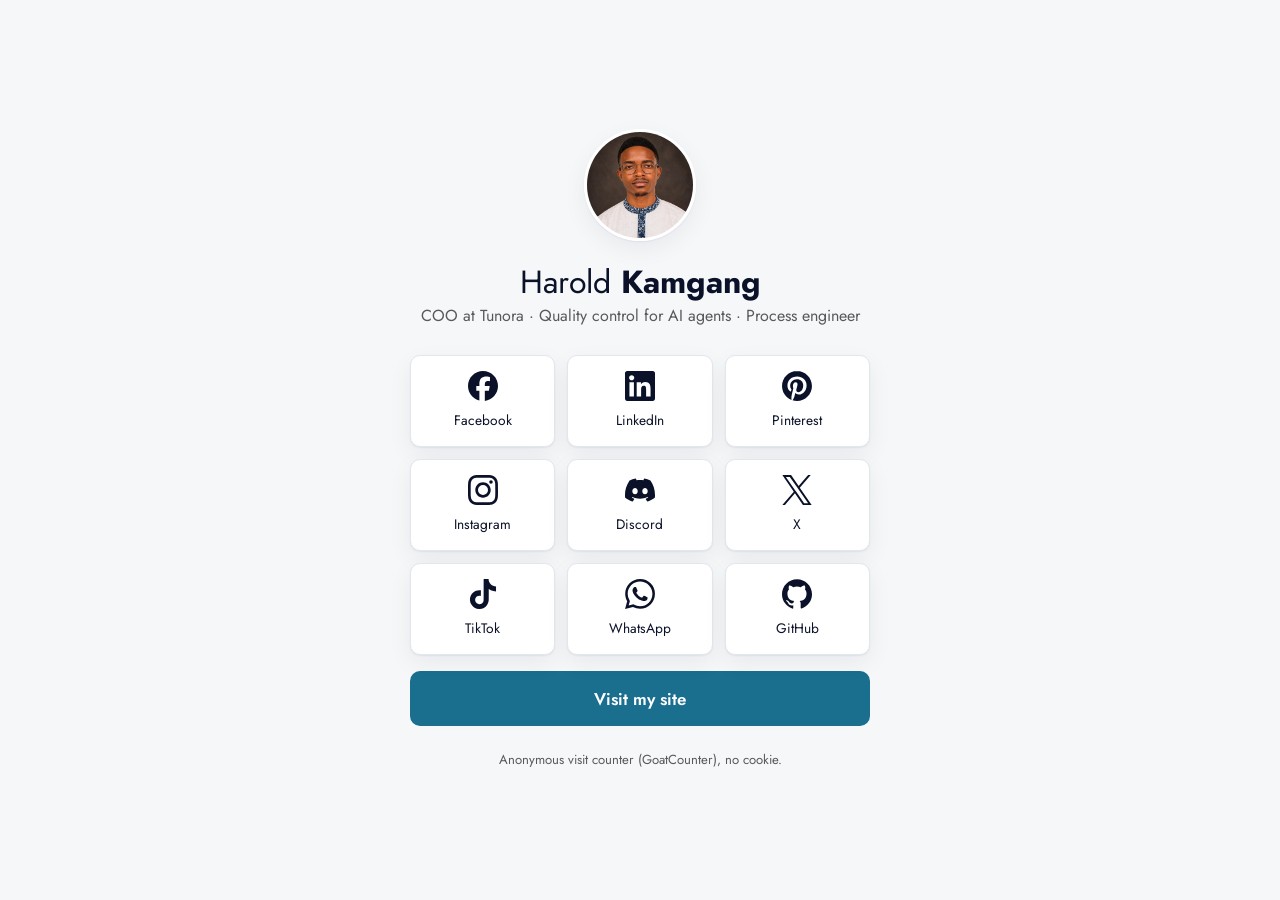
<file: links/index.html>
<!DOCTYPE html>
<html lang="en" data-theme="auto">
<head>
<meta charset="utf-8">
<meta name="viewport" content="width=device-width, initial-scale=1">
<title>Harold Kamgang · My links</title>
<meta name="description" content="All my accounts in one place: LinkedIn, Instagram, TikTok, X, Facebook, Pinterest, Discord, WhatsApp and GitHub.">
<link rel="canonical" href="https://kamgangharold-ui.github.io/links/">
<meta name="author" content="Harold Kamgang">
<meta name="theme-color" media="(prefers-color-scheme: light)" content="#FFFFFF">
<meta name="theme-color" media="(prefers-color-scheme: dark)" content="#0A1128">
<meta property="og:type" content="profile">
<meta property="og:title" content="Harold Kamgang · My links">
<meta property="og:description" content="All my accounts in one place.">
<meta property="og:url" content="https://kamgangharold-ui.github.io/links/">
<meta property="og:locale" content="en_GB">
<meta property="og:image" content="https://kamgangharold-ui.github.io/assets/img/og.png?v=20261106">
<meta name="twitter:card" content="summary_large_image">
<meta name="twitter:image" content="https://kamgangharold-ui.github.io/assets/img/og.png?v=20261106">
<link rel="icon" href="../assets/img/favicon.svg" type="image/svg+xml">
<link rel="preload" href="../assets/fonts/jost-latin.woff2" as="font" type="font/woff2" crossorigin>
<link rel="stylesheet" href="../assets/css/fonts.css">
<link rel="stylesheet" href="../assets/css/style.css">
<link rel="stylesheet" href="../assets/css/links.css">
</head>

<body class="lk">
<!-- Logos: Simple Icons 16.37.0, licence CC0 1.0 (https://github.com/simple-icons/simple-icons).
     The marks stay the trademarks of their owners and only point to Harold's own accounts. -->
<main id="main" class="lk__card">
  <img class="lk__photo" src="../assets/img/harold.jpg?v=20261109" width="112" height="112" alt="Portrait of Harold Kamgang">
  <h1 class="lk__name">Harold <strong>Kamgang</strong></h1>
  <p class="lk__role">COO at Tunora · Quality control for AI agents · Process engineer</p>

  <ul class="lk__grid">
      <li><a class="lk__a" href="https://www.facebook.com/harold.kamgang.2025/" target="_blank" rel="me noopener noreferrer" data-goatcounter-click="links-facebook" data-goatcounter-title="Facebook (links page)" aria-label="Facebook"><svg viewBox="0 0 24 24" aria-hidden="true" focusable="false"><path d="M9.101 23.691v-7.98H6.627v-3.667h2.474v-1.58c0-4.085 1.848-5.978 5.858-5.978.401 0 .955.042 1.468.103a8.68 8.68 0 0 1 1.141.195v3.325a8.623 8.623 0 0 0-.653-.036 26.805 26.805 0 0 0-.733-.009c-.707 0-1.259.096-1.675.309a1.686 1.686 0 0 0-.679.622c-.258.42-.374.995-.374 1.752v1.297h3.919l-.386 2.103-.287 1.564h-3.246v8.245C19.396 23.238 24 18.179 24 12.044c0-6.627-5.373-12-12-12s-12 5.373-12 12c0 5.628 3.874 10.35 9.101 11.647Z"/></svg><span>Facebook</span></a></li>
      <li><a class="lk__a" href="https://www.linkedin.com/in/haroldkamgang" target="_blank" rel="me noopener noreferrer" data-goatcounter-click="links-linkedin" data-goatcounter-title="LinkedIn (links page)" aria-label="LinkedIn"><svg viewBox="0 0 24 24" aria-hidden="true" focusable="false"><path d="M20.447 20.452h-3.554v-5.569c0-1.328-.027-3.037-1.852-3.037-1.853 0-2.136 1.445-2.136 2.939v5.667H9.351V9h3.414v1.561h.046c.477-.9 1.637-1.85 3.37-1.85 3.601 0 4.267 2.37 4.267 5.455v6.286zM5.337 7.433c-1.144 0-2.063-.926-2.063-2.065 0-1.138.92-2.063 2.063-2.063 1.14 0 2.064.925 2.064 2.063 0 1.139-.925 2.065-2.064 2.065zm1.782 13.019H3.555V9h3.564v11.452zM22.225 0H1.771C.792 0 0 .774 0 1.729v20.542C0 23.227.792 24 1.771 24h20.451C23.2 24 24 23.227 24 22.271V1.729C24 .774 23.2 0 22.222 0h.003z"/></svg><span>LinkedIn</span></a></li>
      <li><a class="lk__a" href="https://www.pinterest.com/haroldstevek/" target="_blank" rel="me noopener noreferrer" data-goatcounter-click="links-pinterest" data-goatcounter-title="Pinterest (links page)" aria-label="Pinterest"><svg viewBox="0 0 24 24" aria-hidden="true" focusable="false"><path d="M12.017 0C5.396 0 .029 5.367.029 11.987c0 5.079 3.158 9.417 7.618 11.162-.105-.949-.199-2.403.041-3.439.219-.937 1.406-5.957 1.406-5.957s-.359-.72-.359-1.781c0-1.663.967-2.911 2.168-2.911 1.024 0 1.518.769 1.518 1.688 0 1.029-.653 2.567-.992 3.992-.285 1.193.6 2.165 1.775 2.165 2.128 0 3.768-2.245 3.768-5.487 0-2.861-2.063-4.869-5.008-4.869-3.41 0-5.409 2.562-5.409 5.199 0 1.033.394 2.143.889 2.741.099.12.112.225.085.345-.09.375-.293 1.199-.334 1.363-.053.225-.172.271-.401.165-1.495-.69-2.433-2.878-2.433-4.646 0-3.776 2.748-7.252 7.92-7.252 4.158 0 7.392 2.967 7.392 6.923 0 4.135-2.607 7.462-6.233 7.462-1.214 0-2.354-.629-2.758-1.379l-.749 2.848c-.269 1.045-1.004 2.352-1.498 3.146 1.123.345 2.306.535 3.55.535 6.607 0 11.985-5.365 11.985-11.987C23.97 5.39 18.592.026 11.985.026L12.017 0z"/></svg><span>Pinterest</span></a></li>
      <li><a class="lk__a" href="https://www.instagram.com/harold_kams/" target="_blank" rel="me noopener noreferrer" data-goatcounter-click="links-instagram" data-goatcounter-title="Instagram (links page)" aria-label="Instagram"><svg viewBox="0 0 24 24" aria-hidden="true" focusable="false"><path d="M7.0301.084c-1.2768.0602-2.1487.264-2.911.5634-.7888.3075-1.4575.72-2.1228 1.3877-.6652.6677-1.075 1.3368-1.3802 2.127-.2954.7638-.4956 1.6365-.552 2.914-.0564 1.2775-.0689 1.6882-.0626 4.947.0062 3.2586.0206 3.6671.0825 4.9473.061 1.2765.264 2.1482.5635 2.9107.308.7889.72 1.4573 1.388 2.1228.6679.6655 1.3365 1.0743 2.1285 1.38.7632.295 1.6361.4961 2.9134.552 1.2773.056 1.6884.069 4.9462.0627 3.2578-.0062 3.668-.0207 4.9478-.0814 1.28-.0607 2.147-.2652 2.9098-.5633.7889-.3086 1.4578-.72 2.1228-1.3881.665-.6682 1.0745-1.3378 1.3795-2.1284.2957-.7632.4966-1.636.552-2.9124.056-1.2809.0692-1.6898.063-4.948-.0063-3.2583-.021-3.6668-.0817-4.9465-.0607-1.2797-.264-2.1487-.5633-2.9117-.3084-.7889-.72-1.4568-1.3876-2.1228C21.2982 1.33 20.628.9208 19.8378.6165 19.074.321 18.2017.1197 16.9244.0645 15.6471.0093 15.236-.005 11.977.0014 8.718.0076 8.31.0215 7.0301.0839m.1402 21.6932c-1.17-.0509-1.8053-.2453-2.2287-.408-.5606-.216-.96-.4771-1.3819-.895-.422-.4178-.6811-.8186-.9-1.378-.1644-.4234-.3624-1.058-.4171-2.228-.0595-1.2645-.072-1.6442-.079-4.848-.007-3.2037.0053-3.583.0607-4.848.05-1.169.2456-1.805.408-2.2282.216-.5613.4762-.96.895-1.3816.4188-.4217.8184-.6814 1.3783-.9003.423-.1651 1.0575-.3614 2.227-.4171 1.2655-.06 1.6447-.072 4.848-.079 3.2033-.007 3.5835.005 4.8495.0608 1.169.0508 1.8053.2445 2.228.408.5608.216.96.4754 1.3816.895.4217.4194.6816.8176.9005 1.3787.1653.4217.3617 1.056.4169 2.2263.0602 1.2655.0739 1.645.0796 4.848.0058 3.203-.0055 3.5834-.061 4.848-.051 1.17-.245 1.8055-.408 2.2294-.216.5604-.4763.96-.8954 1.3814-.419.4215-.8181.6811-1.3783.9-.4224.1649-1.0577.3617-2.2262.4174-1.2656.0595-1.6448.072-4.8493.079-3.2045.007-3.5825-.006-4.848-.0608M16.953 5.5864A1.44 1.44 0 1 0 18.39 4.144a1.44 1.44 0 0 0-1.437 1.4424M5.8385 12.012c.0067 3.4032 2.7706 6.1557 6.173 6.1493 3.4026-.0065 6.157-2.7701 6.1506-6.1733-.0065-3.4032-2.771-6.1565-6.174-6.1498-3.403.0067-6.156 2.771-6.1496 6.1738M8 12.0077a4 4 0 1 1 4.008 3.9921A3.9996 3.9996 0 0 1 8 12.0077"/></svg><span>Instagram</span></a></li>
      <li><a class="lk__a" href="https://discord.com/users/874477419417993296" target="_blank" rel="me noopener noreferrer" data-goatcounter-click="links-discord" data-goatcounter-title="Discord (links page)" aria-label="Discord"><svg viewBox="0 0 24 24" aria-hidden="true" focusable="false"><path d="M20.317 4.3698a19.7913 19.7913 0 00-4.8851-1.5152.0741.0741 0 00-.0785.0371c-.211.3753-.4447.8648-.6083 1.2495-1.8447-.2762-3.68-.2762-5.4868 0-.1636-.3933-.4058-.8742-.6177-1.2495a.077.077 0 00-.0785-.037 19.7363 19.7363 0 00-4.8852 1.515.0699.0699 0 00-.0321.0277C.5334 9.0458-.319 13.5799.0992 18.0578a.0824.0824 0 00.0312.0561c2.0528 1.5076 4.0413 2.4228 5.9929 3.0294a.0777.0777 0 00.0842-.0276c.4616-.6304.8731-1.2952 1.226-1.9942a.076.076 0 00-.0416-.1057c-.6528-.2476-1.2743-.5495-1.8722-.8923a.077.077 0 01-.0076-.1277c.1258-.0943.2517-.1923.3718-.2914a.0743.0743 0 01.0776-.0105c3.9278 1.7933 8.18 1.7933 12.0614 0a.0739.0739 0 01.0785.0095c.1202.099.246.1981.3728.2924a.077.077 0 01-.0066.1276 12.2986 12.2986 0 01-1.873.8914.0766.0766 0 00-.0407.1067c.3604.698.7719 1.3628 1.225 1.9932a.076.076 0 00.0842.0286c1.961-.6067 3.9495-1.5219 6.0023-3.0294a.077.077 0 00.0313-.0552c.5004-5.177-.8382-9.6739-3.5485-13.6604a.061.061 0 00-.0312-.0286zM8.02 15.3312c-1.1825 0-2.1569-1.0857-2.1569-2.419 0-1.3332.9555-2.4189 2.157-2.4189 1.2108 0 2.1757 1.0952 2.1568 2.419 0 1.3332-.9555 2.4189-2.1569 2.4189zm7.9748 0c-1.1825 0-2.1569-1.0857-2.1569-2.419 0-1.3332.9554-2.4189 2.1569-2.4189 1.2108 0 2.1757 1.0952 2.1568 2.419 0 1.3332-.946 2.4189-2.1568 2.4189Z"/></svg><span>Discord</span></a></li>
      <li><a class="lk__a" href="https://x.com/kamgangharold1" target="_blank" rel="me noopener noreferrer" data-goatcounter-click="links-x" data-goatcounter-title="X (links page)" aria-label="X"><svg viewBox="0 0 24 24" aria-hidden="true" focusable="false"><path d="M14.234 10.162 22.977 0h-2.072l-7.591 8.824L7.251 0H.258l9.168 13.343L.258 24H2.33l8.016-9.318L16.749 24h6.993zm-2.837 3.299-.929-1.329L3.076 1.56h3.182l5.965 8.532.929 1.329 7.754 11.09h-3.182z"/></svg><span>X</span></a></li>
      <li><a class="lk__a" href="https://www.tiktok.com/@haroldkams732" target="_blank" rel="me noopener noreferrer" data-goatcounter-click="links-tiktok" data-goatcounter-title="TikTok (links page)" aria-label="TikTok"><svg viewBox="0 0 24 24" aria-hidden="true" focusable="false"><path d="M12.525.02c1.31-.02 2.61-.01 3.91-.02.08 1.53.63 3.09 1.75 4.17 1.12 1.11 2.7 1.62 4.24 1.79v4.03c-1.44-.05-2.89-.35-4.2-.97-.57-.26-1.1-.59-1.62-.93-.01 2.92.01 5.84-.02 8.75-.08 1.4-.54 2.79-1.35 3.94-1.31 1.92-3.58 3.17-5.91 3.21-1.43.08-2.86-.31-4.08-1.03-2.02-1.19-3.44-3.37-3.65-5.71-.02-.5-.03-1-.01-1.49.18-1.9 1.12-3.72 2.58-4.96 1.66-1.44 3.98-2.13 6.15-1.72.02 1.48-.04 2.96-.04 4.44-.99-.32-2.15-.23-3.02.37-.63.41-1.11 1.04-1.36 1.75-.21.51-.15 1.07-.14 1.61.24 1.64 1.82 3.02 3.5 2.87 1.12-.01 2.19-.66 2.77-1.61.19-.33.4-.67.41-1.06.1-1.79.06-3.57.07-5.36.01-4.03-.01-8.05.02-12.07z"/></svg><span>TikTok</span></a></li>
      <li><a class="lk__a" href="#" data-wa="1" data-goatcounter-click="links-whatsapp" data-goatcounter-title="WhatsApp (links page)" aria-label="WhatsApp"><svg viewBox="0 0 24 24" aria-hidden="true" focusable="false"><path d="M17.472 14.382c-.297-.149-1.758-.867-2.03-.967-.273-.099-.471-.148-.67.15-.197.297-.767.966-.94 1.164-.173.199-.347.223-.644.075-.297-.15-1.255-.463-2.39-1.475-.883-.788-1.48-1.761-1.653-2.059-.173-.297-.018-.458.13-.606.134-.133.298-.347.446-.52.149-.174.198-.298.298-.497.099-.198.05-.371-.025-.52-.075-.149-.669-1.612-.916-2.207-.242-.579-.487-.5-.669-.51-.173-.008-.371-.01-.57-.01-.198 0-.52.074-.792.372-.272.297-1.04 1.016-1.04 2.479 0 1.462 1.065 2.875 1.213 3.074.149.198 2.096 3.2 5.077 4.487.709.306 1.262.489 1.694.625.712.227 1.36.195 1.871.118.571-.085 1.758-.719 2.006-1.413.248-.694.248-1.289.173-1.413-.074-.124-.272-.198-.57-.347m-5.421 7.403h-.004a9.87 9.87 0 01-5.031-1.378l-.361-.214-3.741.982.998-3.648-.235-.374a9.86 9.86 0 01-1.51-5.26c.001-5.45 4.436-9.884 9.888-9.884 2.64 0 5.122 1.03 6.988 2.898a9.825 9.825 0 012.893 6.994c-.003 5.45-4.437 9.884-9.885 9.884m8.413-18.297A11.815 11.815 0 0012.05 0C5.495 0 .16 5.335.157 11.892c0 2.096.547 4.142 1.588 5.945L.057 24l6.305-1.654a11.882 11.882 0 005.683 1.448h.005c6.554 0 11.89-5.335 11.893-11.893a11.821 11.821 0 00-3.48-8.413Z"/></svg><span>WhatsApp</span></a></li>
      <li><a class="lk__a" href="https://github.com/kamgangharold-ui" target="_blank" rel="me noopener noreferrer" data-goatcounter-click="links-github" data-goatcounter-title="GitHub (links page)" aria-label="GitHub"><svg viewBox="0 0 24 24" aria-hidden="true" focusable="false"><path d="M12 .297c-6.63 0-12 5.373-12 12 0 5.303 3.438 9.8 8.205 11.385.6.113.82-.258.82-.577 0-.285-.01-1.04-.015-2.04-3.338.724-4.042-1.61-4.042-1.61C4.422 18.07 3.633 17.7 3.633 17.7c-1.087-.744.084-.729.084-.729 1.205.084 1.838 1.236 1.838 1.236 1.07 1.835 2.809 1.305 3.495.998.108-.776.417-1.305.76-1.605-2.665-.3-5.466-1.332-5.466-5.93 0-1.31.465-2.38 1.235-3.22-.135-.303-.54-1.523.105-3.176 0 0 1.005-.322 3.3 1.23.96-.267 1.98-.399 3-.405 1.02.006 2.04.138 3 .405 2.28-1.552 3.285-1.23 3.285-1.23.645 1.653.24 2.873.12 3.176.765.84 1.23 1.91 1.23 3.22 0 4.61-2.805 5.625-5.475 5.92.42.36.81 1.096.81 2.22 0 1.606-.015 2.896-.015 3.286 0 .315.21.69.825.57C20.565 22.092 24 17.592 24 12.297c0-6.627-5.373-12-12-12"/></svg><span>GitHub</span></a></li>
  </ul>

  <a class="lk__site" href="../" data-goatcounter-click="links-site" data-goatcounter-title="Site (links page)">Visit my site</a>
  <p class="lk__note">Anonymous visit counter (GoatCounter), no cookie.</p>
</main>

<script src="../assets/js/links.js" defer></script>
<script data-goatcounter="https://haroldkamgang.goatcounter.com/count" async src="https://gc.zgo.at/count.js"></script>
</body>
</html>
</file>
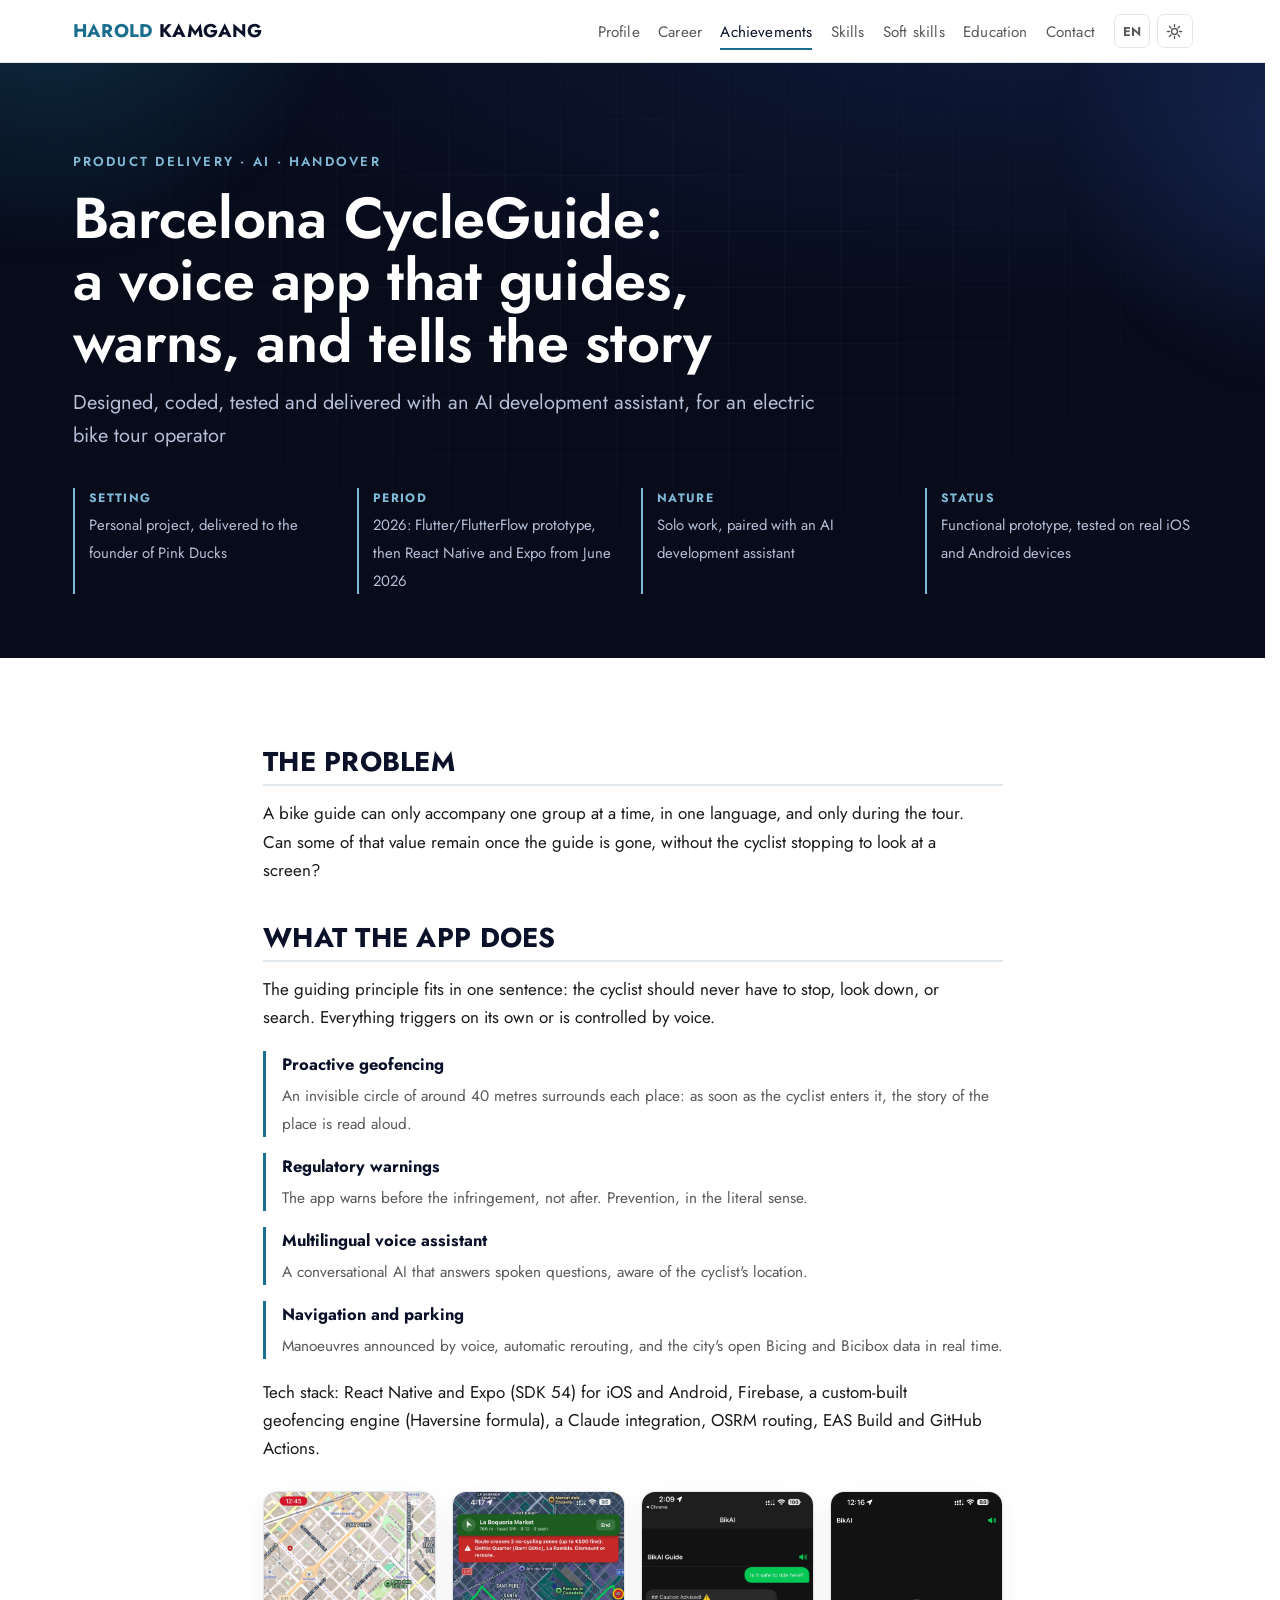
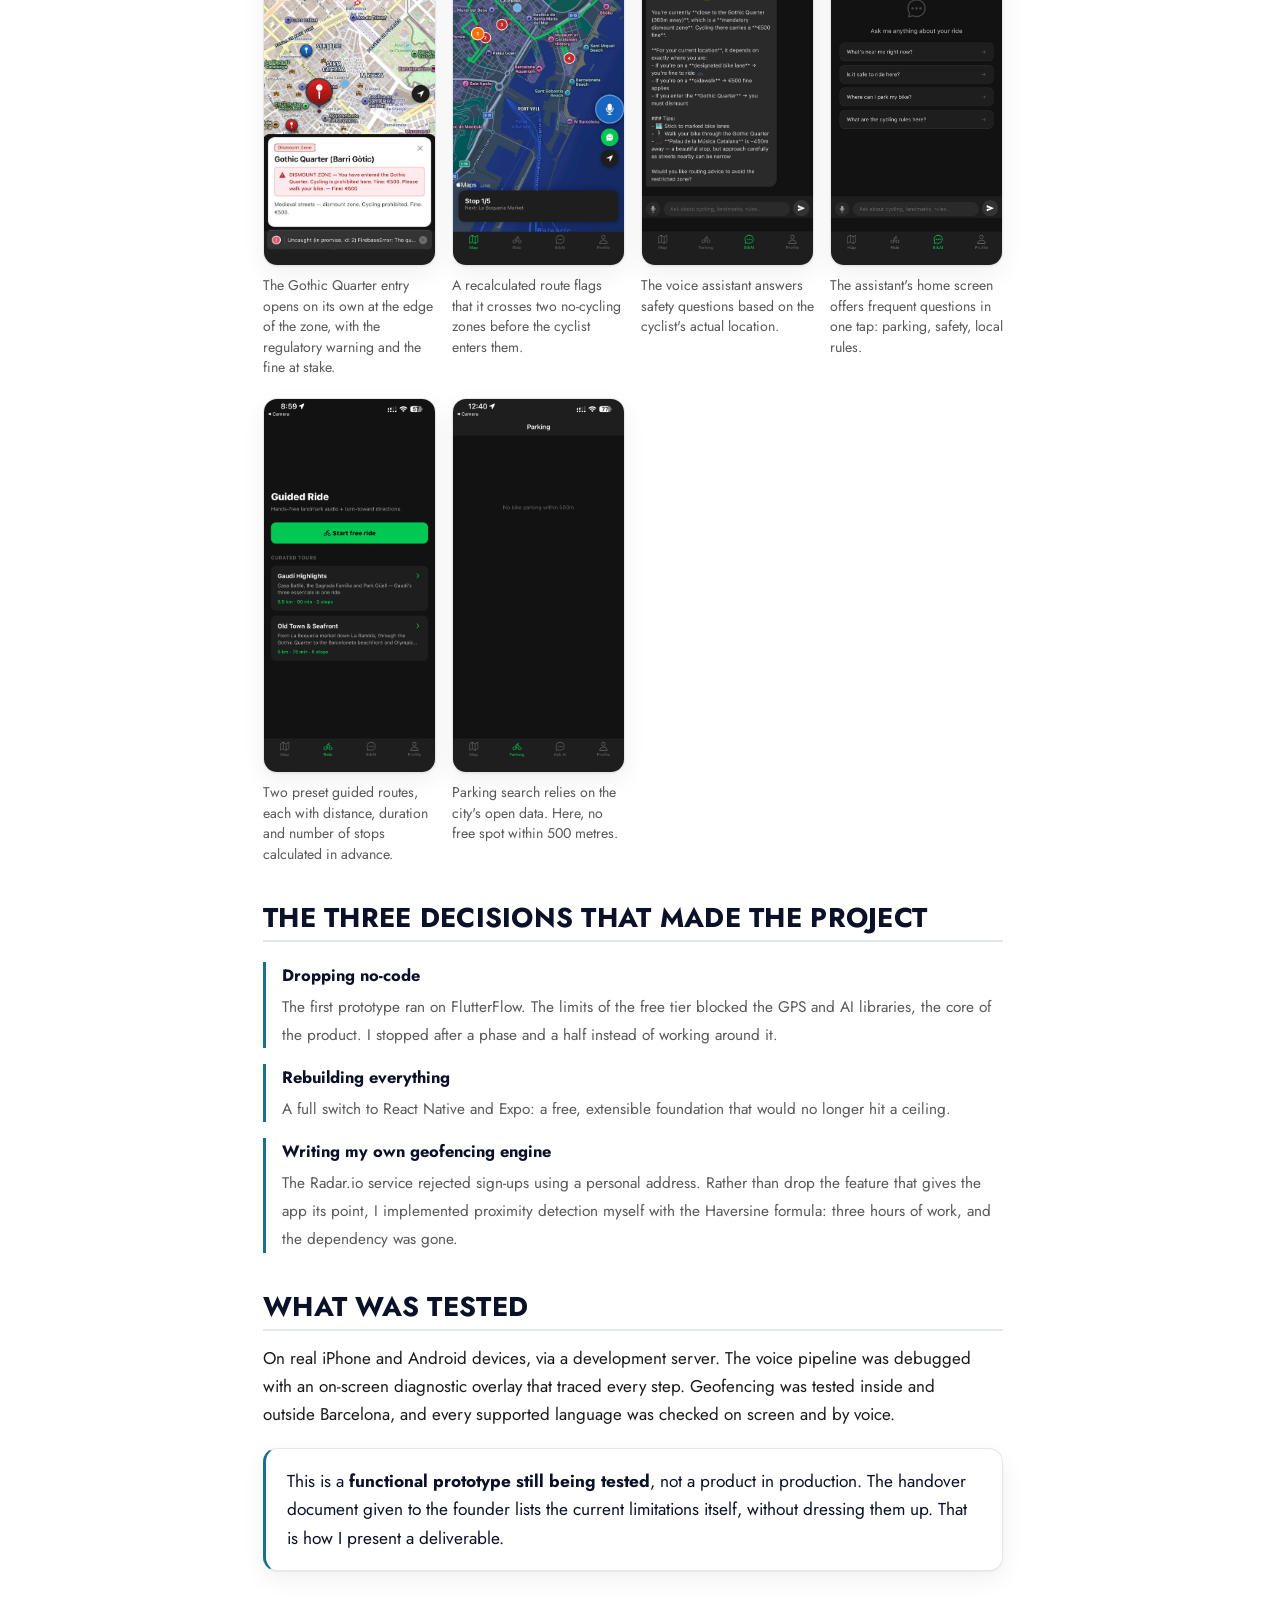
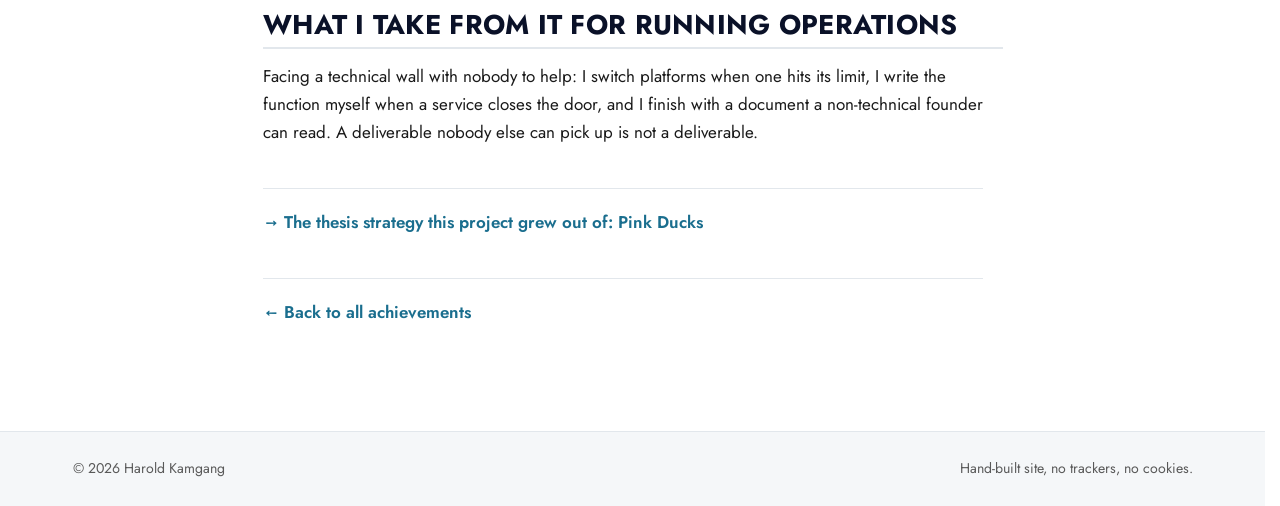
<file: projets/barcelona-cycleguide.html>
<!DOCTYPE html>
<html lang="fr" data-title-fr="Barcelona CycleGuide : une application vocale qui guide, prévient et raconte | Harold Kamgang" data-desc-fr="Conception et développement assistés par IA d'une application mobile vocale géolocalisée : React Native, Firebase, moteur de géofencing sur mesure, IA multilingue." data-theme="auto" data-i18n-path="i18n/" data-i18n-prefix="bc.">
<head>
<meta charset="utf-8">
<meta name="viewport" content="width=device-width, initial-scale=1, viewport-fit=cover">
<title>Barcelona CycleGuide: a voice app that guides, warns, and tells the story | Harold Kamgang</title>
<meta name="description" content="AI-assisted design and development of a voice-first, location-aware mobile app: React Native, Firebase, custom geofencing engine, multilingual AI.">
<link rel="canonical" href="https://kamgangharold-ui.github.io/projets/barcelona-cycleguide.html">
<meta name="theme-color" media="(prefers-color-scheme: light)" content="#FFFFFF">
<meta name="theme-color" media="(prefers-color-scheme: dark)" content="#0A1128">

<meta property="og:type" content="article">
<meta property="og:title" content="Barcelona CycleGuide: a voice app that guides, warns, and tells the story">
<meta property="og:description" content="AI-assisted design and development of a voice-first, location-aware mobile app: React Native, Firebase, custom geofencing engine, multilingual AI.">
<meta property="og:url" content="https://kamgangharold-ui.github.io/projets/barcelona-cycleguide.html">
<meta property="og:image" content="https://kamgangharold-ui.github.io/assets/img/og.png?v=20261106">
<meta property="og:image:width" content="1200">
<meta property="og:image:height" content="630">
<meta property="og:image:alt" content="Harold Kamgang, COO at Tunora, process engineer. Operations, quality and international business.">
<meta name="twitter:card" content="summary_large_image">
<meta name="twitter:title" content="Barcelona CycleGuide: a voice app that guides, warns, and tells the story">
<meta name="twitter:description" content="AI-assisted design and development of a voice-first, location-aware mobile app: React Native, Firebase, custom geofencing engine, multilingual AI.">
<meta name="twitter:image" content="https://kamgangharold-ui.github.io/assets/img/og.png?v=20261106">

<link rel="icon" href="../assets/img/favicon.svg" type="image/svg+xml">
<link rel="preload" href="../assets/fonts/jost-latin.woff2" as="font" type="font/woff2" crossorigin>
<link rel="stylesheet" href="../assets/css/fonts.css">
<link rel="stylesheet" href="../assets/css/style.css">
<link rel="stylesheet" href="../assets/css/motion.css">
<link rel="stylesheet" href="../assets/css/design.css">
</head>

<body>
<a class="skip" href="#main" data-i18n="a11y.skip">Aller au contenu principal</a>

<header class="site-header">
  <nav class="nav" aria-label="Navigation principale">
    <a class="nav__brand" href="../"><span>Harold</span> Kamgang</a>
    <button class="nav__burger" id="burger" aria-expanded="false" aria-controls="navmenu" aria-label="Menu">
      <span></span><span></span><span></span>
    </button>

    <ul class="nav__menu" id="navmenu">
      <li><a href="../#about" data-i18n="nav.about">Profil</a></li>
      <li><a href="../#path" data-i18n="nav.path">Parcours</a></li>
      <li><a href="../#projects" class="is-on" aria-current="true" data-i18n="nav.projects">Réalisations</a></li>
      <li><a href="../#skills" data-i18n="nav.skills">Compétences</a></li>
      <li><a href="../#soft" data-i18n="nav.soft">Savoir-être</a></li>
      <li><a href="../#education" data-i18n="nav.education">Formation</a></li>
      <li><a href="../#contact" data-i18n="nav.contact">Contact</a></li>
    </ul>
    <div class="nav__tools">
      <div class="langsel">
        <button class="pill" id="lang" aria-haspopup="listbox" aria-expanded="false" aria-label="Choisir la langue (actuelle : FR)"><span aria-hidden="true">FR</span></button>
        <ul class="langsel__menu" id="langmenu" role="listbox" hidden>
          <li class="langsel__opt is-current" role="option" data-lang="fr" tabindex="0" aria-selected="true">FR</li>
          <li class="langsel__opt" role="option" data-lang="en" tabindex="0" aria-selected="false">EN</li>
          <li class="langsel__opt" role="option" data-lang="es" tabindex="0" aria-selected="false">ES</li>
          <li class="langsel__opt" role="option" data-lang="de" tabindex="0" aria-selected="false">DE</li>
        </ul>
      </div>
      <button class="pill" id="theme" aria-label="Basculer le thème sombre">
        <svg class="ico-sun" viewBox="0 0 24 24" aria-hidden="true"><circle cx="12" cy="12" r="4.2"/><g><path d="M12 2v3M12 19v3M2 12h3M19 12h3M4.9 4.9l2.1 2.1M17 17l2.1 2.1M19.1 4.9L17 7M7 17l-2.1 2.1"/></g></svg>
        <svg class="ico-moon" viewBox="0 0 24 24" aria-hidden="true"><path d="M20 14.5A8.2 8.2 0 0 1 9.5 4a8.3 8.3 0 1 0 10.5 10.5z"/></svg>
      </button>
    </div>
  </nav>
</header>

<main id="main">

<section class="hero hero--proj">
  <div class="aurora" aria-hidden="true"><i></i><i></i></div>
  <div class="wrap">
    <p class="hero__kicker" data-i18n="bc.kicker">Pilotage de produit · IA · Livraison</p>
    <h1 class="proj__h1" data-i18n="bc.title">Barcelona CycleGuide : une application vocale qui guide, prévient et raconte</h1>
    <p class="hero__role" data-i18n="bc.sub">Conçue, codée, testée et livrée avec un assistant de développement IA, pour un opérateur de tours à vélo électrique</p>

    <ul class="meta">
      <li><b data-i18n="bc.m1.k">Cadre</b><span data-i18n="bc.m1.v">Projet personnel, livré au fondateur de Pink Ducks</span></li>
      <li><b data-i18n="bc.m2.k">Période</b><span data-i18n="bc.m2.v">2026 : prototype Flutter/FlutterFlow, puis passage à React Native et Expo en juin 2026</span></li>
      <li><b data-i18n="bc.m3.k">Nature</b><span data-i18n="bc.m3.v">Travail individuel, avec un assistant de développement IA</span></li>
      <li><b data-i18n="bc.m4.k">État</b><span data-i18n="bc.m4.v">Prototype fonctionnel, testé sur de vrais appareils iOS et Android</span></li>
    </ul>
  </div>
</section>

<section class="sec">
  <div class="wrap prose prose--proj">

    <h2 data-i18n="bc.b1">Le problème</h2>

    <p data-i18n="bc.b2">Un guide à vélo ne peut accompagner qu'un groupe à la fois, dans une seule langue, et seulement pendant le tour. Une partie de cette valeur peut-elle rester quand le guide n'est plus là, sans que le cycliste ait à s'arrêter pour regarder un écran ?</p>

    <h2 data-i18n="bc.b3">Ce que fait l'application</h2>

    <p data-i18n="bc.b4">Le principe tient en une phrase : le cycliste ne doit jamais s'arrêter, baisser les yeux ni chercher. Tout se déclenche seul ou se pilote à la voix.</p>

    <ul class="deliv">
      <li><b data-i18n="bc.b5.1.k">Géofencing proactif</b><span data-i18n="bc.b5.1.v">Un cercle invisible d'environ 40 mètres entoure chaque lieu : dès que le cycliste y entre, l'histoire du lieu est lue à voix haute.</span></li>
      <li><b data-i18n="bc.b5.2.k">Avertissements réglementaires</b><span data-i18n="bc.b5.2.v">L'application prévient avant l'infraction, pas après. De la prévention, au sens littéral.</span></li>
      <li><b data-i18n="bc.b5.3.k">Assistant vocal multilingue</b><span data-i18n="bc.b5.3.v">Une IA conversationnelle qui répond aux questions orales, consciente de la position du cycliste.</span></li>
      <li><b data-i18n="bc.b5.4.k">Navigation et stationnement</b><span data-i18n="bc.b5.4.v">Manœuvres annoncées à la voix, recalcul automatique, et données ouvertes Bicing et Bicibox en temps réel.</span></li>
    </ul>

    <p data-i18n="bc.b6">Pile technique : React Native et Expo (SDK 54) pour iOS et Android, Firebase, un moteur de géofencing écrit maison (formule de Haversine), une intégration Claude, le routage OSRM, EAS Build et GitHub Actions.</p>

    <div class="proj-gallery">
      <figure>
        <a href="../assets/img/projets/cycleguide-geofencage.jpg" target="_blank" rel="noopener" data-lightbox>
          <img src="../assets/img/projets/cycleguide-geofencage.jpg" alt="Capture d'écran de l'application : carte de Barcelone avec une fiche d'alerte « Dismount Zone, Gothic Quarter » et une amende de 500 €." data-i18n-alt="alt.bc.1" loading="lazy" width="900" height="1946">
          <span class="sr-only" data-i18n="lb.newtab">(ouvre le fichier dans un nouvel onglet)</span>
        </a>
        <figcaption data-i18n="img.bc.1">La fiche du Quartier Gothique s'ouvre seule à l'entrée de la zone, avec l'avertissement réglementaire et l'amende encourue.</figcaption>
      </figure>
      <figure>
        <a href="../assets/img/projets/cycleguide-itineraire.jpg" target="_blank" rel="noopener" data-lightbox>
          <img src="../assets/img/projets/cycleguide-itineraire.jpg" alt="Capture d'écran de l'application : itinéraire cycliste sur la carte avec un bandeau rouge signalant deux zones interdites au vélo sur le trajet." data-i18n-alt="alt.bc.2" loading="lazy" width="950" height="2055">
          <span class="sr-only" data-i18n="lb.newtab">(ouvre le fichier dans un nouvel onglet)</span>
        </a>
        <figcaption data-i18n="img.bc.2">Un itinéraire recalculé signale qu'il traverse deux zones interdites au vélo avant que le cycliste ne s'y engage.</figcaption>
      </figure>
      <figure>
        <a href="../assets/img/projets/cycleguide-assistant-securite.jpg" target="_blank" rel="noopener" data-lightbox>
          <img src="../assets/img/projets/cycleguide-assistant-securite.jpg" alt="Capture d'écran de l'application : l'assistant BikAI répond à la question « Is it safe to ride here ? » selon la position du cycliste." data-i18n-alt="alt.bc.3" loading="lazy" width="947" height="2048">
          <span class="sr-only" data-i18n="lb.newtab">(ouvre le fichier dans un nouvel onglet)</span>
        </a>
        <figcaption data-i18n="img.bc.3">L'assistant vocal répond aux questions de sécurité en tenant compte de la position réelle du cycliste.</figcaption>
      </figure>
      <figure>
        <a href="../assets/img/projets/cycleguide-assistant-accueil.jpg" target="_blank" rel="noopener" data-lightbox>
          <img src="../assets/img/projets/cycleguide-assistant-accueil.jpg" alt="Capture d'écran de l'application : écran d'accueil de l'assistant BikAI avec des suggestions de questions et un champ de saisie vocale." data-i18n-alt="alt.bc.4" loading="lazy" width="1200" height="2596">
          <span class="sr-only" data-i18n="lb.newtab">(ouvre le fichier dans un nouvel onglet)</span>
        </a>
        <figcaption data-i18n="img.bc.4">L'écran d'accueil de l'assistant propose des questions fréquentes en un geste : stationnement, sécurité, règles locales.</figcaption>
      </figure>
      <figure>
        <a href="../assets/img/projets/cycleguide-tours.jpg" target="_blank" rel="noopener" data-lightbox>
          <img src="../assets/img/projets/cycleguide-tours.jpg" alt="Capture d'écran de l'application : écran des parcours guidés, avec deux tours prédéfinis, leur distance, leur durée et leur nombre d'arrêts." data-i18n-alt="alt.bc.5" loading="lazy" width="947" height="2048">
          <span class="sr-only" data-i18n="lb.newtab">(ouvre le fichier dans un nouvel onglet)</span>
        </a>
        <figcaption data-i18n="img.bc.5">Deux parcours guidés préconçus, chacun avec distance, durée et nombre d'arrêts calculés à l'avance.</figcaption>
      </figure>
      <figure>
        <a href="../assets/img/projets/cycleguide-stationnement.jpg" target="_blank" rel="noopener" data-lightbox>
          <img src="../assets/img/projets/cycleguide-stationnement.jpg" alt="Capture d'écran de l'application : écran de recherche de stationnement indiquant qu'aucune place vélo n'est disponible dans un rayon de 500 mètres." data-i18n-alt="alt.bc.6" loading="lazy" width="947" height="2048">
          <span class="sr-only" data-i18n="lb.newtab">(ouvre le fichier dans un nouvel onglet)</span>
        </a>
        <figcaption data-i18n="img.bc.6">La recherche de stationnement s'appuie sur les données ouvertes de la ville. Ici, aucune place libre à moins de 500 mètres.</figcaption>
      </figure>
    </div>

    <h2 data-i18n="bc.b7">Trois décisions qui ont fait le projet</h2>

    <ul class="deliv">
      <li><b data-i18n="bc.b8.1.k">Abandonner le no-code</b><span data-i18n="bc.b8.1.v">Le premier prototype tournait sur FlutterFlow. Les limites de l'offre gratuite bloquaient les bibliothèques GPS et IA, le cœur du produit. Je me suis arrêté après une phase et demie au lieu de contourner.</span></li>
      <li><b data-i18n="bc.b8.2.k">Tout reconstruire</b><span data-i18n="bc.b8.2.v">Bascule complète vers React Native et Expo : une base gratuite et extensible, qui ne rencontrerait plus de plafond.</span></li>
      <li><b data-i18n="bc.b8.3.k">Écrire mon propre géofencing</b><span data-i18n="bc.b8.3.v">Le service Radar.io refusait les inscriptions avec une adresse personnelle. Plutôt que d'abandonner la fonction qui donne son sens à l'application, j'ai codé la détection de proximité moi-même avec la formule de Haversine : trois heures, et la dépendance a disparu.</span></li>
    </ul>

    <h2 data-i18n="bc.b9">Ce qui a été testé</h2>

    <p data-i18n="bc.b10">Sur de vrais iPhone et Android, via un serveur de développement. La chaîne vocale a été déboguée avec une surcouche de diagnostic à l'écran qui traçait chaque étape. Le géofencing a été testé dans et hors de Barcelone, et chaque langue prise en charge vérifiée à l'écran et à la voix.</p>

    <div class="callout">
      <p data-i18n="bc.b11">C'est un <b>prototype fonctionnel encore en test</b>, pas un produit en production. Le document de reprise remis au fondateur liste lui-même les limites actuelles, sans les maquiller. C'est ainsi que je présente un livrable.</p>
    </div>

    <h2 data-i18n="bc.b12">Ce que j'en retiens pour piloter des opérations</h2>

    <p data-i18n="bc.b13">Face à un mur technique sans personne pour m'aider : je change de plateforme quand l'une atteint sa limite, j'écris la fonction moi-même quand un service me ferme la porte, et je finis par un document qu'un fondateur non technique peut lire. Un livrable que personne d'autre ne peut reprendre n'est pas un livrable.</p>

    <p class="backlink"><a href="pink-ducks.html" data-i18n="bc.b14">→ La stratégie de mémoire dont ce projet est issu : Pink Ducks</a></p>

    <p class="backlink"><a href="../#projects" data-i18n="bc.b15">← Retour à toutes les réalisations</a></p>

  </div>
</section>

</main>

<footer class="foot">
  <div class="wrap foot__in">
    <p>© <span id="yr">2026</span> Harold Kamgang</p>
    <p data-i18n="foot.note">Site construit à la main, sans pisteur, sans cookie.</p>
  </div>
</footer>

<script src="../assets/js/i18n.js" defer></script>
<script src="../assets/js/main.js" defer></script>
<script src="../assets/js/motion.js" defer></script>
<script src="../assets/js/design.js" defer></script>
<script src="../assets/js/lightbox.js" defer></script>
</body>
</html>
</file>
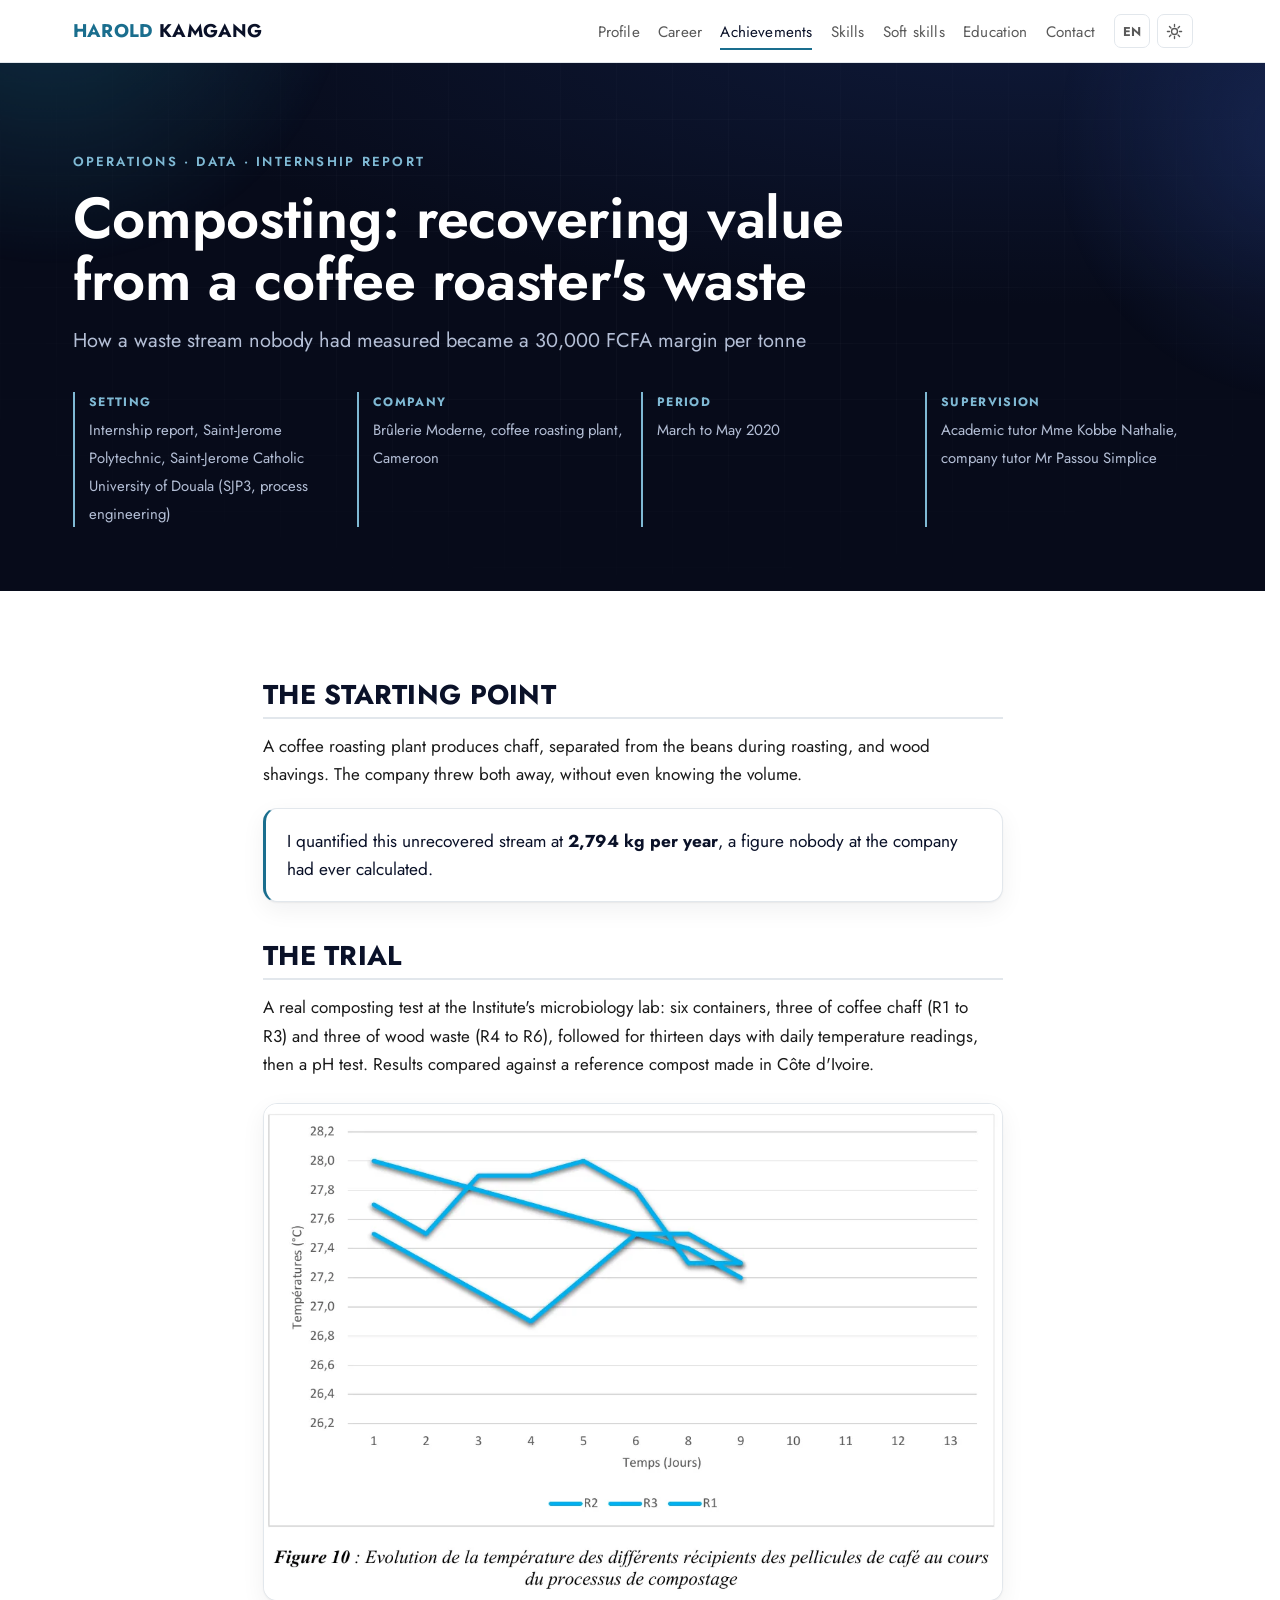
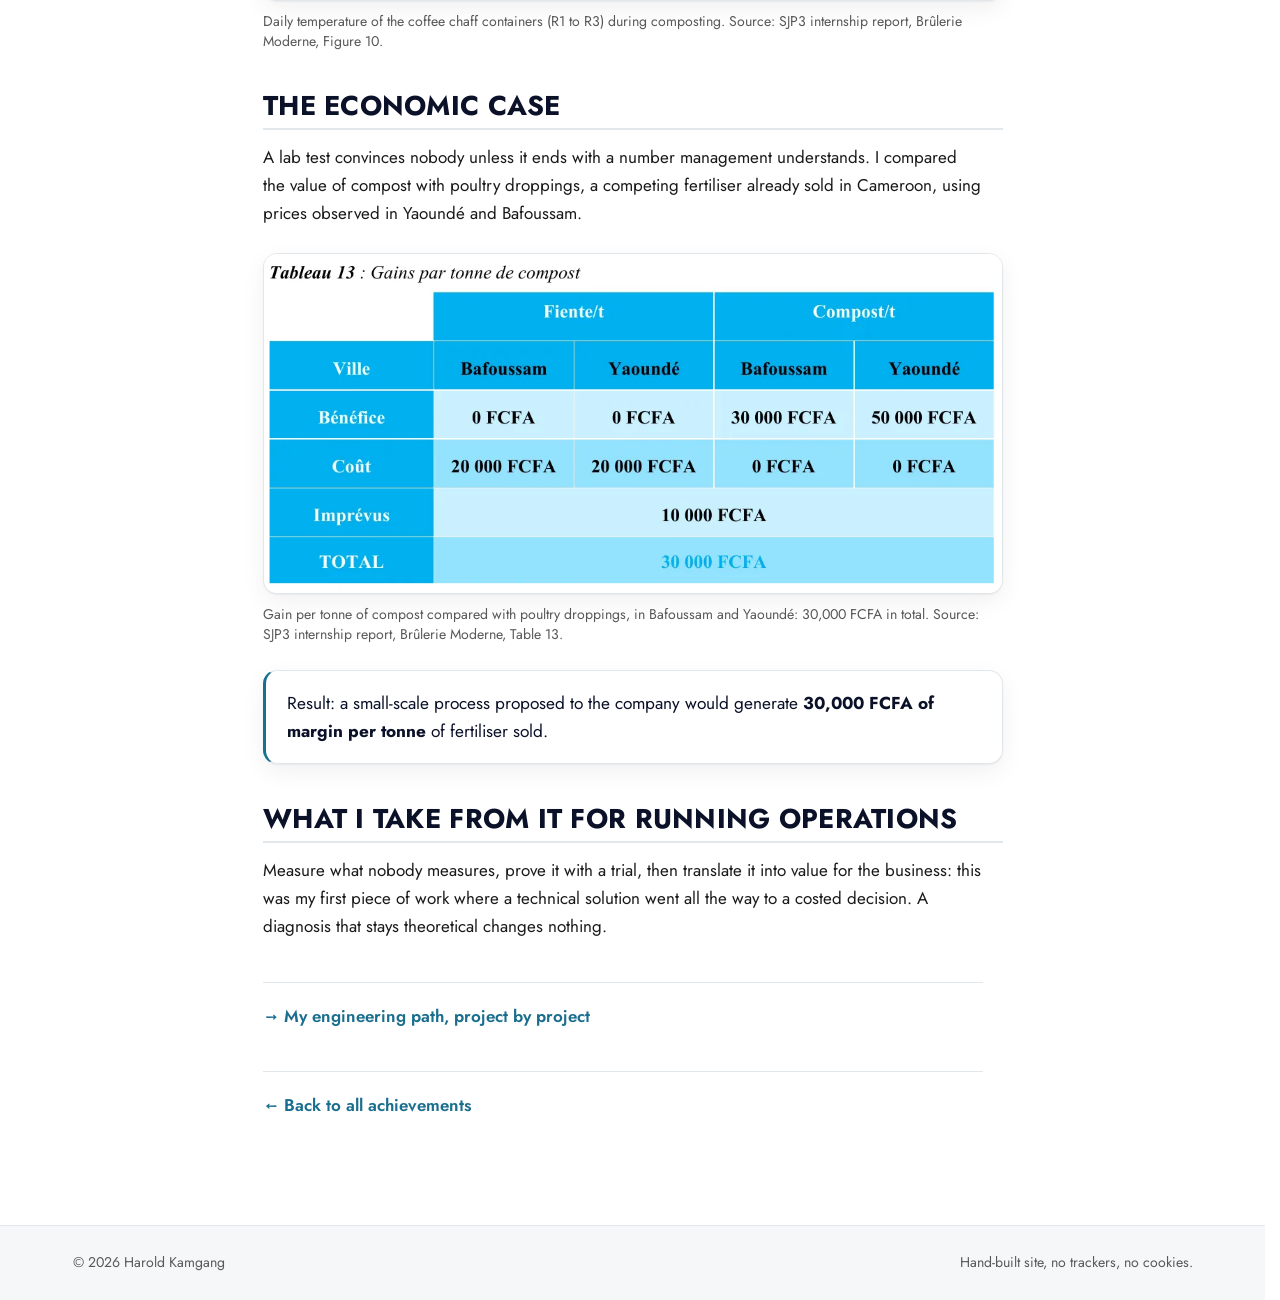
<file: projets/compostage-brulerie-moderne.html>
<!DOCTYPE html>
<html lang="fr" data-title-fr="Compostage : valoriser les déchets d'une torréfaction de café | Harold Kamgang" data-desc-fr="Rapport de stage chez Brûlerie Moderne : 2 794 kg de déchets non valorisés par an, un essai de compostage sur six récipients, une étude économique à 30 000 FCFA de marge par tonne." data-theme="auto" data-i18n-path="i18n/" data-i18n-prefix="cm.">
<head>
<meta charset="utf-8">
<meta name="viewport" content="width=device-width, initial-scale=1, viewport-fit=cover">
<title>Composting: recovering value from a coffee roaster's waste | Harold Kamgang</title>
<meta name="description" content="Internship report at Brûlerie Moderne: 2,794 kg of unrecovered waste per year, a composting trial across six containers, an economic case at 30,000 FCFA of margin per tonne.">
<link rel="canonical" href="https://kamgangharold-ui.github.io/projets/compostage-brulerie-moderne.html">
<meta name="theme-color" media="(prefers-color-scheme: light)" content="#FFFFFF">
<meta name="theme-color" media="(prefers-color-scheme: dark)" content="#0A1128">

<meta property="og:type" content="article">
<meta property="og:title" content="Composting: recovering value from a coffee roaster's waste">
<meta property="og:description" content="Internship report at Brûlerie Moderne: 2,794 kg of unrecovered waste per year, a composting trial across six containers, an economic case at 30,000 FCFA of margin per tonne.">
<meta property="og:url" content="https://kamgangharold-ui.github.io/projets/compostage-brulerie-moderne.html">
<meta property="og:image" content="https://kamgangharold-ui.github.io/assets/img/og.png?v=20261106">
<meta property="og:image:width" content="1200">
<meta property="og:image:height" content="630">
<meta property="og:image:alt" content="Harold Kamgang, COO at Tunora, process engineer. Operations, quality and international business.">
<meta name="twitter:card" content="summary_large_image">
<meta name="twitter:title" content="Composting: recovering value from a coffee roaster's waste">
<meta name="twitter:description" content="Internship report at Brûlerie Moderne: 2,794 kg of unrecovered waste per year, a composting trial across six containers, an economic case at 30,000 FCFA of margin per tonne.">
<meta name="twitter:image" content="https://kamgangharold-ui.github.io/assets/img/og.png?v=20261106">

<link rel="icon" href="../assets/img/favicon.svg" type="image/svg+xml">
<link rel="preload" href="../assets/fonts/jost-latin.woff2" as="font" type="font/woff2" crossorigin>
<link rel="stylesheet" href="../assets/css/fonts.css">
<link rel="stylesheet" href="../assets/css/style.css">
<link rel="stylesheet" href="../assets/css/motion.css">
<link rel="stylesheet" href="../assets/css/design.css">
</head>

<body>
<a class="skip" href="#main" data-i18n="a11y.skip">Aller au contenu principal</a>

<header class="site-header">
  <nav class="nav" aria-label="Navigation principale">
    <a class="nav__brand" href="../"><span>Harold</span> Kamgang</a>
    <button class="nav__burger" id="burger" aria-expanded="false" aria-controls="navmenu" aria-label="Menu">
      <span></span><span></span><span></span>
    </button>

    <ul class="nav__menu" id="navmenu">
      <li><a href="../#about" data-i18n="nav.about">Profil</a></li>
      <li><a href="../#path" data-i18n="nav.path">Parcours</a></li>
      <li><a href="../#projects" class="is-on" aria-current="true" data-i18n="nav.projects">Réalisations</a></li>
      <li><a href="../#skills" data-i18n="nav.skills">Compétences</a></li>
      <li><a href="../#soft" data-i18n="nav.soft">Savoir-être</a></li>
      <li><a href="../#education" data-i18n="nav.education">Formation</a></li>
      <li><a href="../#contact" data-i18n="nav.contact">Contact</a></li>
    </ul>
    <div class="nav__tools">
      <div class="langsel">
        <button class="pill" id="lang" aria-haspopup="listbox" aria-expanded="false" aria-label="Choisir la langue (actuelle : FR)"><span aria-hidden="true">FR</span></button>
        <ul class="langsel__menu" id="langmenu" role="listbox" hidden>
          <li class="langsel__opt is-current" role="option" data-lang="fr" tabindex="0" aria-selected="true">FR</li>
          <li class="langsel__opt" role="option" data-lang="en" tabindex="0" aria-selected="false">EN</li>
          <li class="langsel__opt" role="option" data-lang="es" tabindex="0" aria-selected="false">ES</li>
          <li class="langsel__opt" role="option" data-lang="de" tabindex="0" aria-selected="false">DE</li>
        </ul>
      </div>
      <button class="pill" id="theme" aria-label="Basculer le thème sombre">
        <svg class="ico-sun" viewBox="0 0 24 24" aria-hidden="true"><circle cx="12" cy="12" r="4.2"/><g><path d="M12 2v3M12 19v3M2 12h3M19 12h3M4.9 4.9l2.1 2.1M17 17l2.1 2.1M19.1 4.9L17 7M7 17l-2.1 2.1"/></g></svg>
        <svg class="ico-moon" viewBox="0 0 24 24" aria-hidden="true"><path d="M20 14.5A8.2 8.2 0 0 1 9.5 4a8.3 8.3 0 1 0 10.5 10.5z"/></svg>
      </button>
    </div>
  </nav>
</header>

<main id="main">

<section class="hero hero--proj">
  <div class="aurora" aria-hidden="true"><i></i><i></i></div>
  <div class="wrap">
    <p class="hero__kicker" data-i18n="cm.kicker">Opérations · Données · Rapport de stage</p>
    <h1 class="proj__h1" data-i18n="cm.title">Compostage : valoriser les déchets d'une torréfaction de café</h1>
    <p class="hero__role" data-i18n="cm.sub">Comment un flux de déchets que personne n'avait mesuré est devenu une marge de 30 000 FCFA par tonne</p>

    <ul class="meta">
      <li><b data-i18n="cm.m1.k">Cadre</b><span data-i18n="cm.m1.v">Rapport de stage, Saint-Jérôme Polytechnique, Institut Universitaire Catholique Saint-Jérôme de Douala (SJP3, génie des procédés)</span></li>
      <li><b data-i18n="cm.m2.k">Entreprise</b><span data-i18n="cm.m2.v">Brûlerie Moderne, torréfaction de café, Cameroun</span></li>
      <li><b data-i18n="cm.m3.k">Période</b><span data-i18n="cm.m3.v">Mars à mai 2020</span></li>
      <li><b data-i18n="cm.m4.k">Encadrement</b><span data-i18n="cm.m4.v">Tutrice académique Mme Kobbe Nathalie, tuteur en entreprise M. Passou Simplice</span></li>
    </ul>
  </div>
</section>

<section class="sec">
  <div class="wrap prose prose--proj">

    <h2 data-i18n="cm.b1">Le point de départ</h2>

    <p data-i18n="cm.b2">Une torréfaction de café produit des pellicules, séparées des grains au grillage, et des copeaux de bois. L'entreprise jetait les deux, sans même connaître le volume.</p>

    <div class="callout">
      <p data-i18n="cm.b3">J'ai chiffré ce flux non valorisé à <b>2 794 kg par an</b>, un chiffre que personne n'avait jamais calculé dans l'entreprise.</p>
    </div>

    <h2 data-i18n="cm.b4">L'essai</h2>

    <p data-i18n="cm.b5">Un vrai test de compostage au laboratoire de microbiologie de l'Institut : six récipients, trois de pellicules de café (R1 à R3) et trois de déchets de bois (R4 à R6), suivis treize jours par des relevés quotidiens de température, puis un test de pH. Résultats comparés à un compost de référence produit en Côte d'Ivoire.</p>

    <figure class="proj-fig">
        <a href="../assets/img/projets/compost-temperature.webp" target="_blank" rel="noopener" data-lightbox>
          <img src="../assets/img/projets/compost-temperature.webp" alt="Température quotidienne des récipients de pellicules de café (R1 à R3) pendant le compostage." data-i18n-alt="alt.compost-temperature" loading="lazy" width="1058" height="711">
          <span class="sr-only" data-i18n="lb.newtab">(ouvre le fichier dans un nouvel onglet)</span>
        </a>
        <figcaption data-i18n="img.compost-temperature">Température quotidienne des récipients de pellicules de café (R1 à R3) pendant le compostage. Source : rapport de stage SJP3, Brûlerie Moderne, figure 10.</figcaption>
      </figure>

    <h2 data-i18n="cm.b6">L'étude économique</h2>

    <p data-i18n="cm.b7">Un essai de laboratoire ne convainc personne s'il ne finit pas sur un chiffre que la direction comprend. J'ai comparé la valeur du compost à celle de la fiente de volaille, un engrais concurrent déjà vendu au Cameroun, avec les prix relevés à Yaoundé et Bafoussam.</p>

    <figure class="proj-fig">
        <a href="../assets/img/projets/compost-gains.webp" target="_blank" rel="noopener" data-lightbox>
          <img src="../assets/img/projets/compost-gains.webp" alt="Gain par tonne de compost comparé à la fiente de volaille, à Bafoussam et Yaoundé : 30 000 FCFA au total." data-i18n-alt="alt.compost-gains" loading="lazy" width="1058" height="486">
          <span class="sr-only" data-i18n="lb.newtab">(ouvre le fichier dans un nouvel onglet)</span>
        </a>
        <figcaption data-i18n="img.compost-gains">Gain par tonne de compost comparé à la fiente de volaille, à Bafoussam et Yaoundé : 30 000 FCFA au total. Source : rapport de stage SJP3, Brûlerie Moderne, tableau 13.</figcaption>
      </figure>

    <div class="callout">
      <p data-i18n="cm.b8">Résultat : un procédé artisanal proposé à l'entreprise dégagerait <b>30 000 FCFA de marge par tonne</b> d'engrais vendue.</p>
    </div>

    <h2 data-i18n="cm.b9">Ce que j'en retiens pour piloter des opérations</h2>

    <p data-i18n="cm.b10">Mesurer ce que personne ne mesure, prouver par un essai, puis traduire en valeur pour l'entreprise : c'est mon premier travail où une solution technique va jusqu'à une décision chiffrée. Un diagnostic qui reste théorique ne change rien.</p>

    <p class="backlink"><a href="parcours-academique.html" data-i18n="cm.b11">→ Mon parcours d'ingénieur, projet par projet</a></p>

    <p class="backlink"><a href="../#projects" data-i18n="cm.b12">← Retour à toutes les réalisations</a></p>

  </div>
</section>

</main>

<footer class="foot">
  <div class="wrap foot__in">
    <p>© <span id="yr">2026</span> Harold Kamgang</p>
    <p data-i18n="foot.note">Site construit à la main, sans pisteur, sans cookie.</p>
  </div>
</footer>

<script src="../assets/js/i18n.js" defer></script>
<script src="../assets/js/main.js" defer></script>
<script src="../assets/js/motion.js" defer></script>
<script src="../assets/js/design.js" defer></script>
<script src="../assets/js/lightbox.js" defer></script>
</body>
</html>
</file>
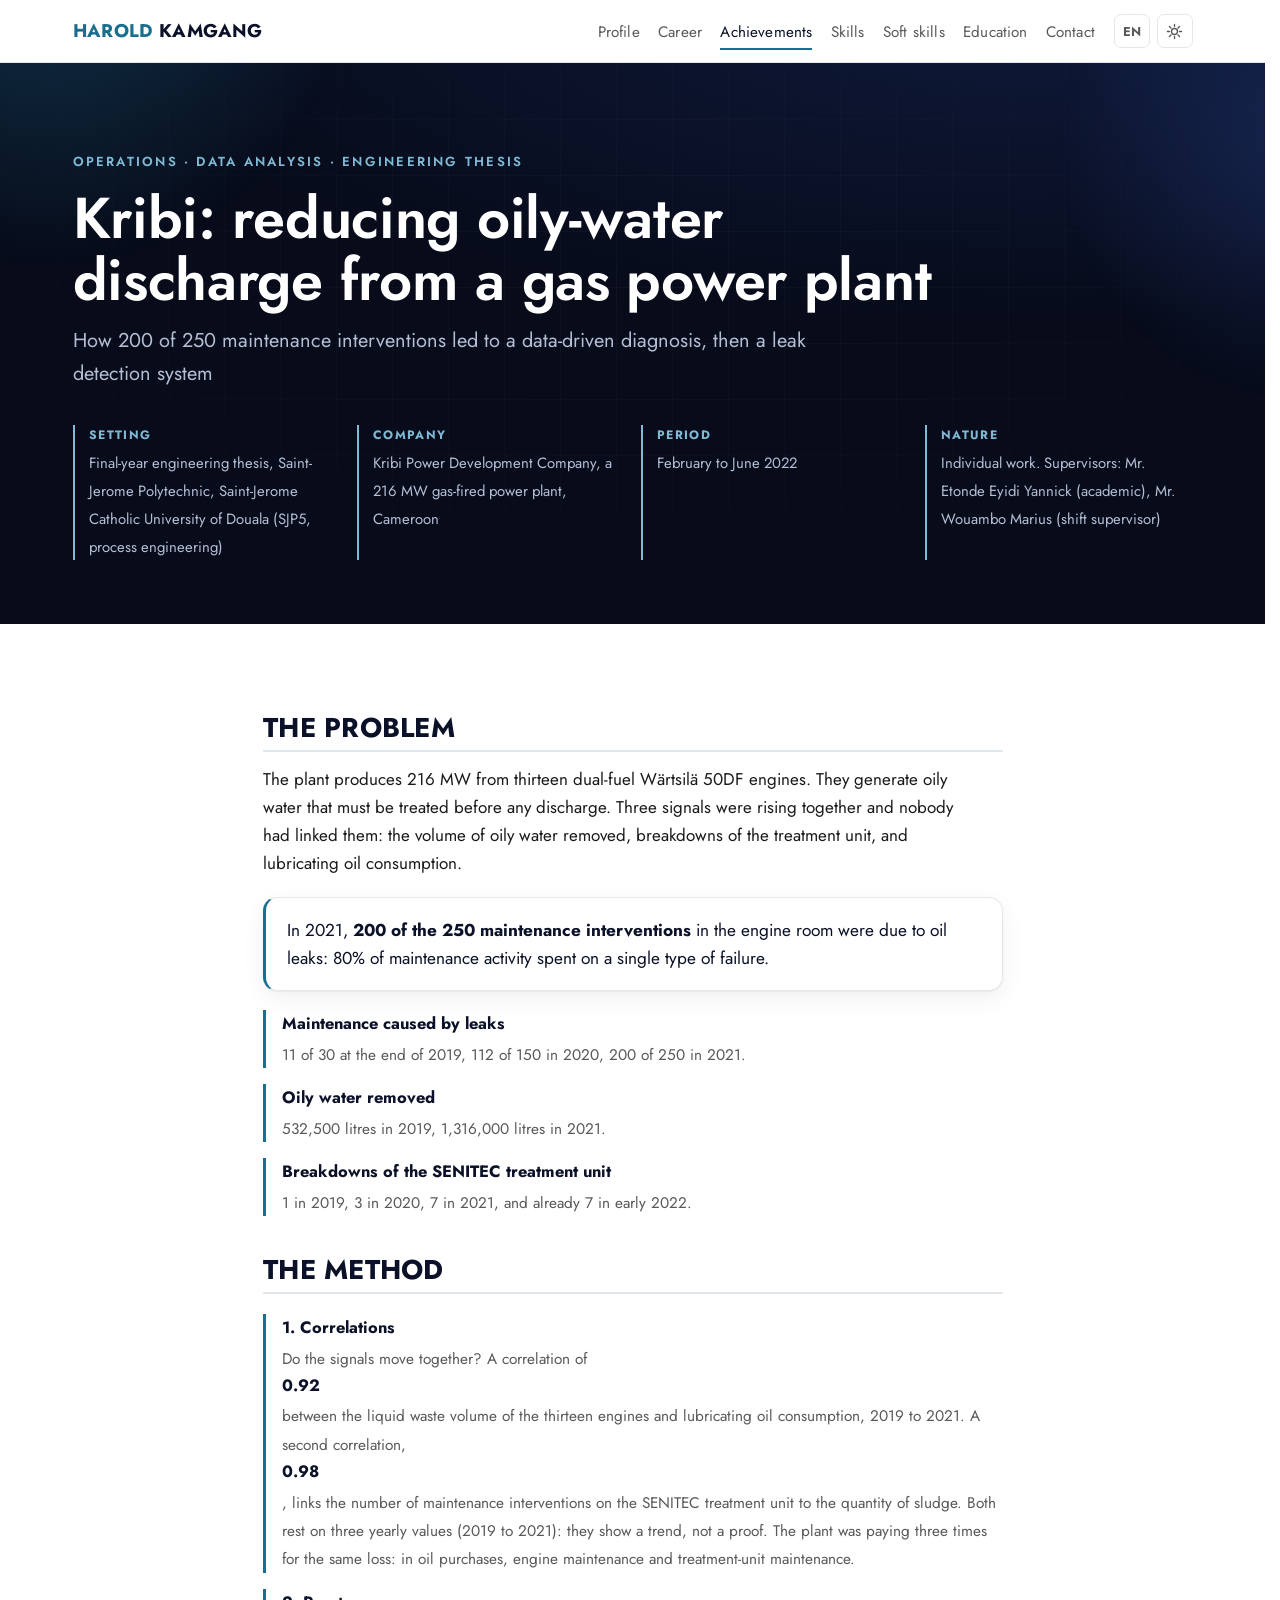
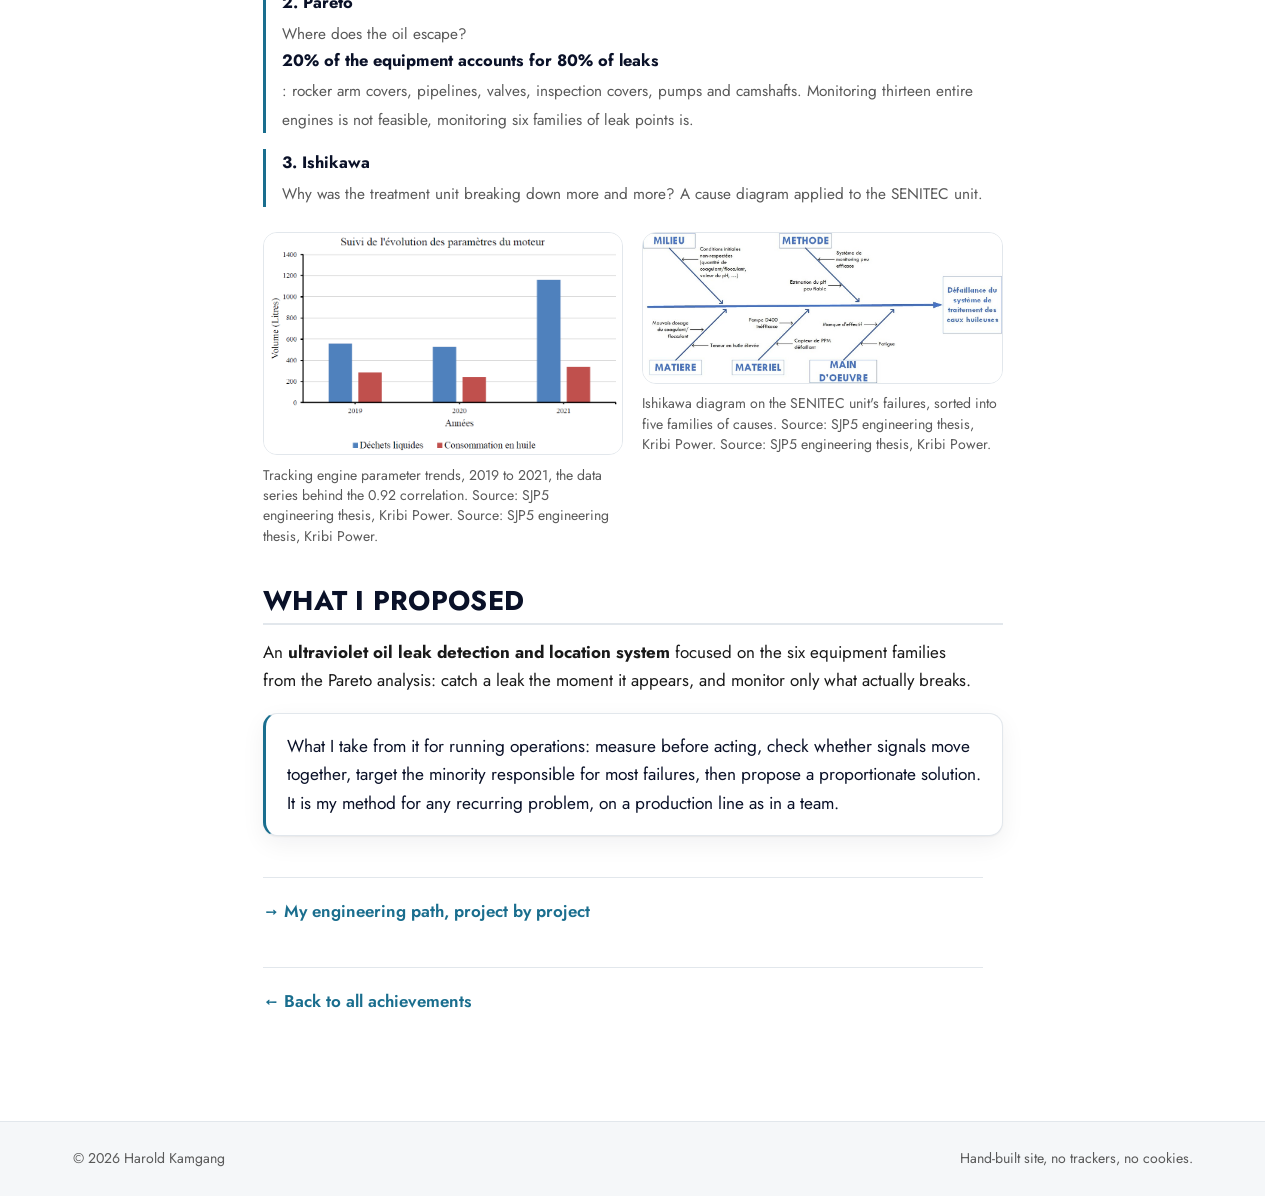
<file: projets/kribi-eaux-huileuses.html>
<!DOCTYPE html>
<html lang="fr" data-title-fr="Kribi : réduire les rejets d'eaux huileuses d'une centrale à gaz | Harold Kamgang" data-desc-fr="Mémoire d'ingénieur à la centrale à gaz de 216 MW de Kribi : corrélation de 0,92, analyse de Pareto des fuites d'huile, diagramme d'Ishikawa de l'unité de traitement, système de détection UV." data-theme="auto" data-i18n-path="i18n/" data-i18n-prefix="k.">
<head>
<meta charset="utf-8">
<meta name="viewport" content="width=device-width, initial-scale=1, viewport-fit=cover">
<title>Kribi: reducing oily-water discharge from a gas power plant | Harold Kamgang</title>
<meta name="description" content="Engineering thesis at Kribi's 216 MW gas power plant: 0.92 correlation, Pareto analysis of oil leaks, Ishikawa diagram on the treatment unit, UV detection system.">
<link rel="canonical" href="https://kamgangharold-ui.github.io/projets/kribi-eaux-huileuses.html">
<meta name="theme-color" media="(prefers-color-scheme: light)" content="#FFFFFF">
<meta name="theme-color" media="(prefers-color-scheme: dark)" content="#0A1128">

<meta property="og:type" content="article">
<meta property="og:title" content="Kribi: reducing oily-water discharge from a gas power plant">
<meta property="og:description" content="Engineering thesis at Kribi's 216 MW gas power plant: 0.92 correlation, Pareto analysis of oil leaks, Ishikawa diagram on the treatment unit, UV detection system.">
<meta property="og:url" content="https://kamgangharold-ui.github.io/projets/kribi-eaux-huileuses.html">
<meta property="og:image" content="https://kamgangharold-ui.github.io/assets/img/og.png?v=20261106">
<meta property="og:image:width" content="1200">
<meta property="og:image:height" content="630">
<meta property="og:image:alt" content="Harold Kamgang, COO at Tunora, process engineer. Operations, quality and international business.">
<meta name="twitter:card" content="summary_large_image">
<meta name="twitter:title" content="Kribi: reducing oily-water discharge from a gas power plant">
<meta name="twitter:description" content="Engineering thesis at Kribi's 216 MW gas power plant: 0.92 correlation, Pareto analysis of oil leaks, Ishikawa diagram on the treatment unit, UV detection system.">
<meta name="twitter:image" content="https://kamgangharold-ui.github.io/assets/img/og.png?v=20261106">

<link rel="icon" href="../assets/img/favicon.svg" type="image/svg+xml">
<link rel="preload" href="../assets/fonts/jost-latin.woff2" as="font" type="font/woff2" crossorigin>
<link rel="stylesheet" href="../assets/css/fonts.css">
<link rel="stylesheet" href="../assets/css/style.css">
<link rel="stylesheet" href="../assets/css/motion.css">
<link rel="stylesheet" href="../assets/css/design.css">
</head>

<body>
<a class="skip" href="#main" data-i18n="a11y.skip">Aller au contenu principal</a>

<header class="site-header">
  <nav class="nav" aria-label="Navigation principale">
    <a class="nav__brand" href="../"><span>Harold</span> Kamgang</a>
    <button class="nav__burger" id="burger" aria-expanded="false" aria-controls="navmenu" aria-label="Menu">
      <span></span><span></span><span></span>
    </button>

    <ul class="nav__menu" id="navmenu">
      <li><a href="../#about" data-i18n="nav.about">Profil</a></li>
      <li><a href="../#path" data-i18n="nav.path">Parcours</a></li>
      <li><a href="../#projects" class="is-on" aria-current="true" data-i18n="nav.projects">Réalisations</a></li>
      <li><a href="../#skills" data-i18n="nav.skills">Compétences</a></li>
      <li><a href="../#soft" data-i18n="nav.soft">Savoir-être</a></li>
      <li><a href="../#education" data-i18n="nav.education">Formation</a></li>
      <li><a href="../#contact" data-i18n="nav.contact">Contact</a></li>
    </ul>
    <div class="nav__tools">
      <div class="langsel">
        <button class="pill" id="lang" aria-haspopup="listbox" aria-expanded="false" aria-label="Choisir la langue (actuelle : FR)"><span aria-hidden="true">FR</span></button>
        <ul class="langsel__menu" id="langmenu" role="listbox" hidden>
          <li class="langsel__opt is-current" role="option" data-lang="fr" tabindex="0" aria-selected="true">FR</li>
          <li class="langsel__opt" role="option" data-lang="en" tabindex="0" aria-selected="false">EN</li>
          <li class="langsel__opt" role="option" data-lang="es" tabindex="0" aria-selected="false">ES</li>
          <li class="langsel__opt" role="option" data-lang="de" tabindex="0" aria-selected="false">DE</li>
        </ul>
      </div>
      <button class="pill" id="theme" aria-label="Basculer le thème sombre">
        <svg class="ico-sun" viewBox="0 0 24 24" aria-hidden="true"><circle cx="12" cy="12" r="4.2"/><g><path d="M12 2v3M12 19v3M2 12h3M19 12h3M4.9 4.9l2.1 2.1M17 17l2.1 2.1M19.1 4.9L17 7M7 17l-2.1 2.1"/></g></svg>
        <svg class="ico-moon" viewBox="0 0 24 24" aria-hidden="true"><path d="M20 14.5A8.2 8.2 0 0 1 9.5 4a8.3 8.3 0 1 0 10.5 10.5z"/></svg>
      </button>
    </div>
  </nav>
</header>

<main id="main">

<section class="hero hero--proj">
  <div class="aurora" aria-hidden="true"><i></i><i></i></div>
  <div class="wrap">
    <p class="hero__kicker" data-i18n="k.kicker">Opérations · Analyse de données · Mémoire d'ingénieur</p>
    <h1 class="proj__h1" data-i18n="k.title">Kribi : réduire les rejets d'eaux huileuses d'une centrale à gaz</h1>
    <p class="hero__role" data-i18n="k.sub">Comment 200 maintenances sur 250 ont mené à un diagnostic chiffré, puis à un système de détection des fuites</p>

    <ul class="meta">
      <li><b data-i18n="k.m1.k">Cadre</b><span data-i18n="k.m1.v">Mémoire de fin d'études d'ingénieur, Saint-Jérôme Polytechnique, Institut Universitaire Catholique Saint-Jérôme de Douala (SJP5, génie des procédés)</span></li>
      <li><b data-i18n="k.m2.k">Entreprise</b><span data-i18n="k.m2.v">Kribi Power Development Company, centrale à gaz de 216 MW, Cameroun</span></li>
      <li><b data-i18n="k.m3.k">Période</b><span data-i18n="k.m3.v">Février à juin 2022</span></li>
      <li><b data-i18n="k.m4.k">Nature</b><span data-i18n="k.m4.v">Travail individuel. Encadrants : M. Etonde Eyidi Yannick (académique), M. Wouambo Marius (chef de quart)</span></li>
    </ul>
  </div>
</section>

<section class="sec">
  <div class="wrap prose prose--proj">

    <h2 data-i18n="k.b1">Le problème</h2>

    <p data-i18n="k.b2">La centrale produit 216 MW avec treize moteurs bicombustibles Wärtsilä 50DF. Ces moteurs génèrent des eaux huileuses, à traiter avant tout rejet. Trois signaux montaient ensemble sans que personne ne les relie : le volume d'eaux huileuses évacué, les pannes de l'unité de traitement et la consommation d'huile.</p>

    <div class="callout">
      <p data-i18n="k.b3">En 2021, <b>200 des 250 maintenances</b> en salle des machines étaient dues à des fuites d'huile : 80 % de l'activité de maintenance sur un seul type de panne.</p>
    </div>

    <ul class="deliv">
      <li><b data-i18n="k.b4.1.k">Maintenances dues aux fuites</b><span data-i18n="k.b4.1.v">11 sur 30 fin 2019, 112 sur 150 en 2020, 200 sur 250 en 2021.</span></li>
      <li><b data-i18n="k.b4.2.k">Eaux huileuses évacuées</b><span data-i18n="k.b4.2.v">532 500 litres en 2019, 1 316 000 litres en 2021.</span></li>
      <li><b data-i18n="k.b4.3.k">Pannes de l'unité de traitement SENITEC</b><span data-i18n="k.b4.3.v">1 en 2019, 3 en 2020, 7 en 2021, et déjà 7 début 2022.</span></li>
    </ul>

    <h2 data-i18n="k.b5">La méthode</h2>

    <ul class="deliv">
      <li><b data-i18n="k.b6.1.k">1. Corrélations</b><span data-i18n="k.b6.1.v">Les signaux bougent-ils ensemble ? Corrélation de <b>0,92</b> entre le volume de déchets liquides des treize moteurs et la consommation d'huile de lubrification, de 2019 à 2021. Une seconde corrélation, de <b>0,98</b>, relie le nombre de maintenances de l'unité de traitement SENITEC à la quantité de boues. Les deux reposent sur trois valeurs annuelles (2019 à 2021) : elles montrent une tendance, pas une preuve. La centrale payait trois fois la même perte : en achats d'huile, en maintenance des moteurs et en maintenance de l'unité.</span></li>
      <li><b data-i18n="k.b6.2.k">2. Pareto</b><span data-i18n="k.b6.2.v">Où l'huile s'échappe-t-elle ? <b>20 % des équipements causent 80 % des fuites</b> : couvre-culasses, tuyauteries, vannes, trappes de visite, pompes et arbres à cames. Surveiller treize moteurs entiers est impossible, surveiller six familles de points de fuite ne l'est pas.</span></li>
      <li><b data-i18n="k.b6.3.k">3. Ishikawa</b><span data-i18n="k.b6.3.v">Pourquoi l'unité de traitement tombait-elle de plus en plus en panne ? Un diagramme des causes, appliqué à l'unité SENITEC.</span></li>
    </ul>

    <div class="proj-pair">
      <figure>
        <a href="../assets/img/projets/kribi-correlation.png" target="_blank" rel="noopener" data-lightbox>
          <img src="../assets/img/projets/kribi-correlation.png" alt="Graphique en barres : volume de déchets liquides et consommation d'huile de lubrification entre 2019 et 2021, tous deux en forte hausse en 2021." data-i18n-alt="alt.k.1" loading="lazy" width="930" height="573">
          <span class="sr-only" data-i18n="lb.newtab">(ouvre le fichier dans un nouvel onglet)</span>
        </a>
        <figcaption data-i18n="img.k.1">Suivi de l'évolution des paramètres du moteur, 2019-2021, la série de données derrière la corrélation de 0,92. Source : mémoire d'ingénieur SJP5, Kribi Power. Source : mémoire d'ingénieur SJP5, Kribi Power.</figcaption>
      </figure>
      <figure>
        <a href="../assets/img/projets/kribi-ishikawa.jpg" target="_blank" rel="noopener" data-lightbox>
          <img src="../assets/img/projets/kribi-ishikawa.jpg" alt="Diagramme en arêtes de poisson (Ishikawa) analysant les causes de défaillance du système de traitement des eaux huileuses SENITEC, classées en cinq familles : Milieu, Méthode, Matière, Matériel, Main d'œuvre." data-i18n-alt="alt.k.2" loading="lazy" width="1200" height="501">
          <span class="sr-only" data-i18n="lb.newtab">(ouvre le fichier dans un nouvel onglet)</span>
        </a>
        <figcaption data-i18n="img.k.2">Diagramme d'Ishikawa sur les défaillances de l'unité SENITEC, classées en cinq familles de causes. Source : mémoire d'ingénieur SJP5, Kribi Power. Source : mémoire d'ingénieur SJP5, Kribi Power.</figcaption>
      </figure>
    </div>

    <h2 data-i18n="k.b7">Ce que j'ai proposé</h2>

    <p data-i18n="k.b8">Un système de détection et de localisation des fuites par <b>ultraviolets</b>, ciblé sur les six familles d'équipements du Pareto : repérer la fuite quand elle apparaît, et ne surveiller que ce qui casse vraiment.</p>

    <div class="callout">
      <p data-i18n="k.b9">Ce que j'en retiens pour piloter des opérations : mesurer avant d'agir, vérifier que les signaux bougent ensemble, cibler la minorité responsable de la majorité des pannes, puis proposer une solution proportionnée. C'est ma méthode pour tout problème récurrent, sur une ligne de production comme dans une équipe.</p>
    </div>

    <p class="backlink"><a href="parcours-academique.html" data-i18n="k.b10">→ Mon parcours d'ingénieur, projet par projet</a></p>

    <p class="backlink"><a href="../#projects" data-i18n="k.b11">← Retour à toutes les réalisations</a></p>

  </div>
</section>

</main>

<footer class="foot">
  <div class="wrap foot__in">
    <p>© <span id="yr">2026</span> Harold Kamgang</p>
    <p data-i18n="foot.note">Site construit à la main, sans pisteur, sans cookie.</p>
  </div>
</footer>

<script src="../assets/js/i18n.js" defer></script>
<script src="../assets/js/main.js" defer></script>
<script src="../assets/js/motion.js" defer></script>
<script src="../assets/js/design.js" defer></script>
<script src="../assets/js/lightbox.js" defer></script>
</body>
</html>
</file>
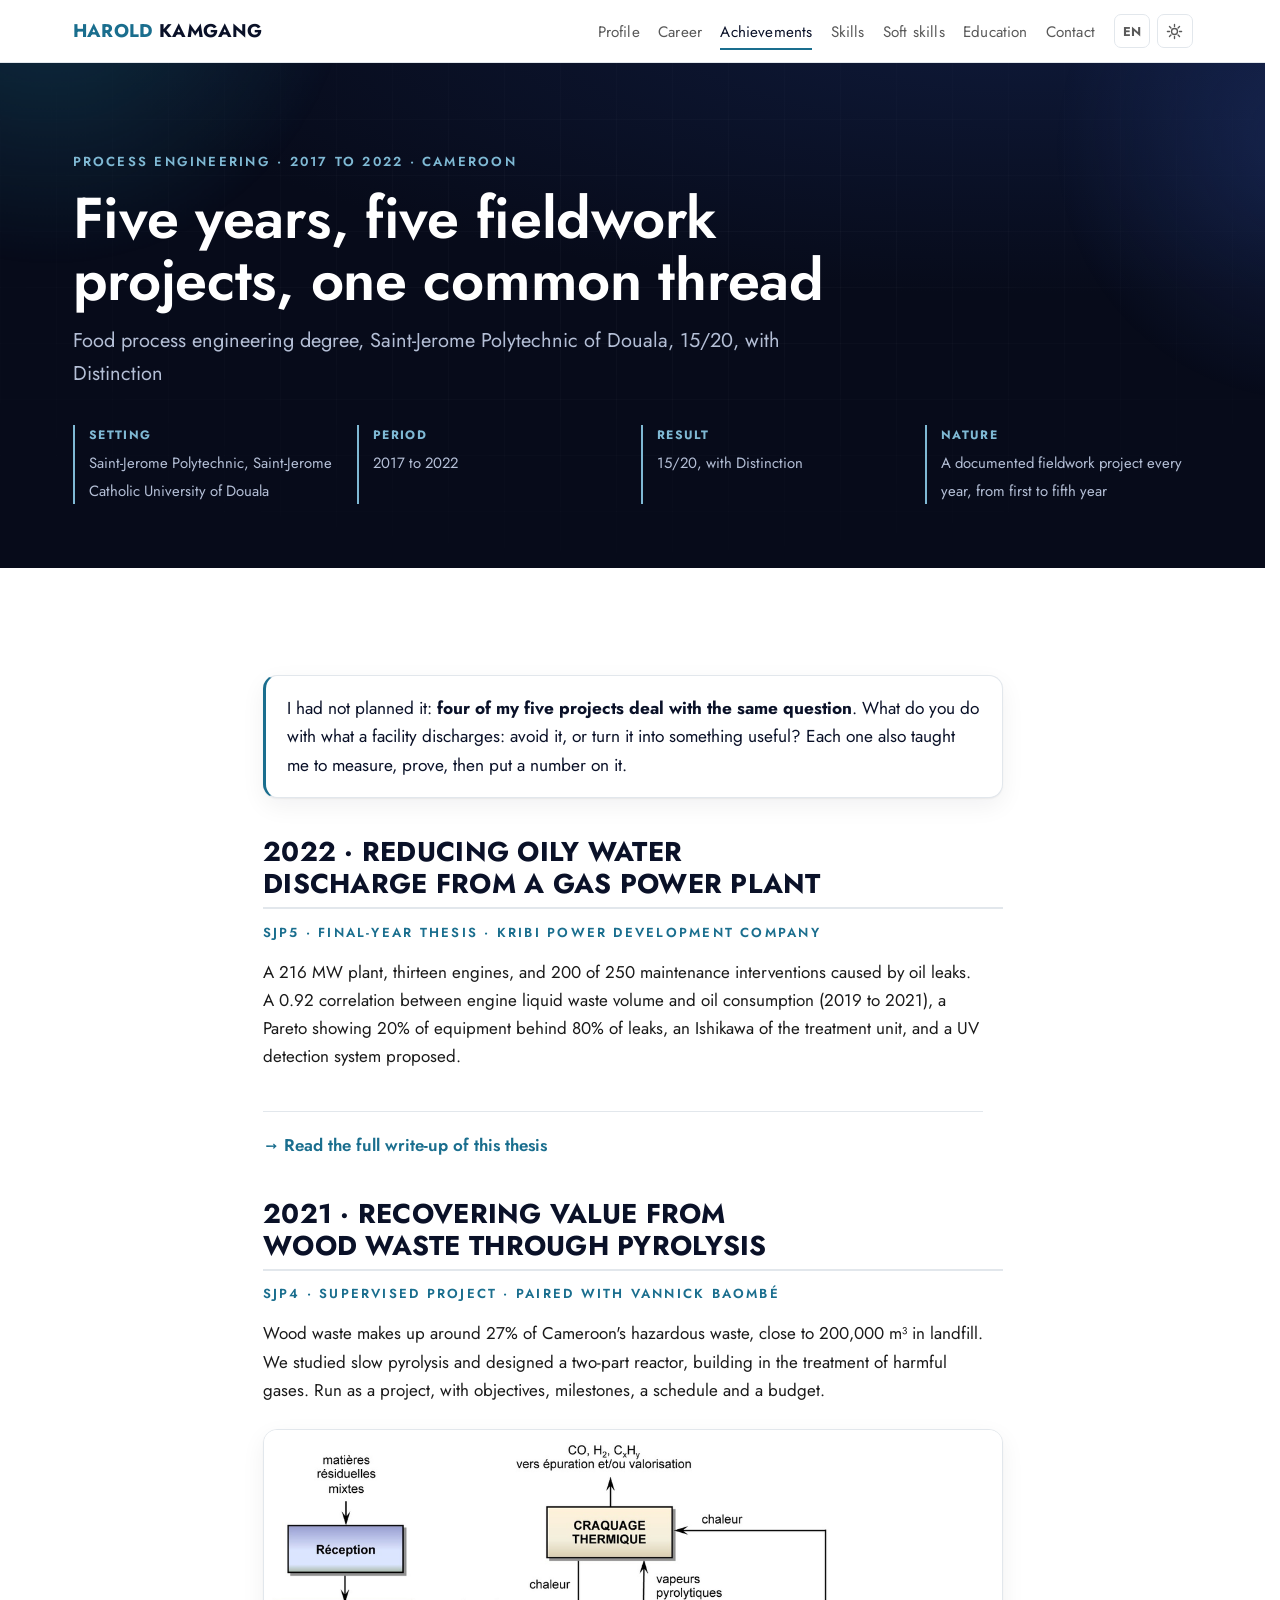
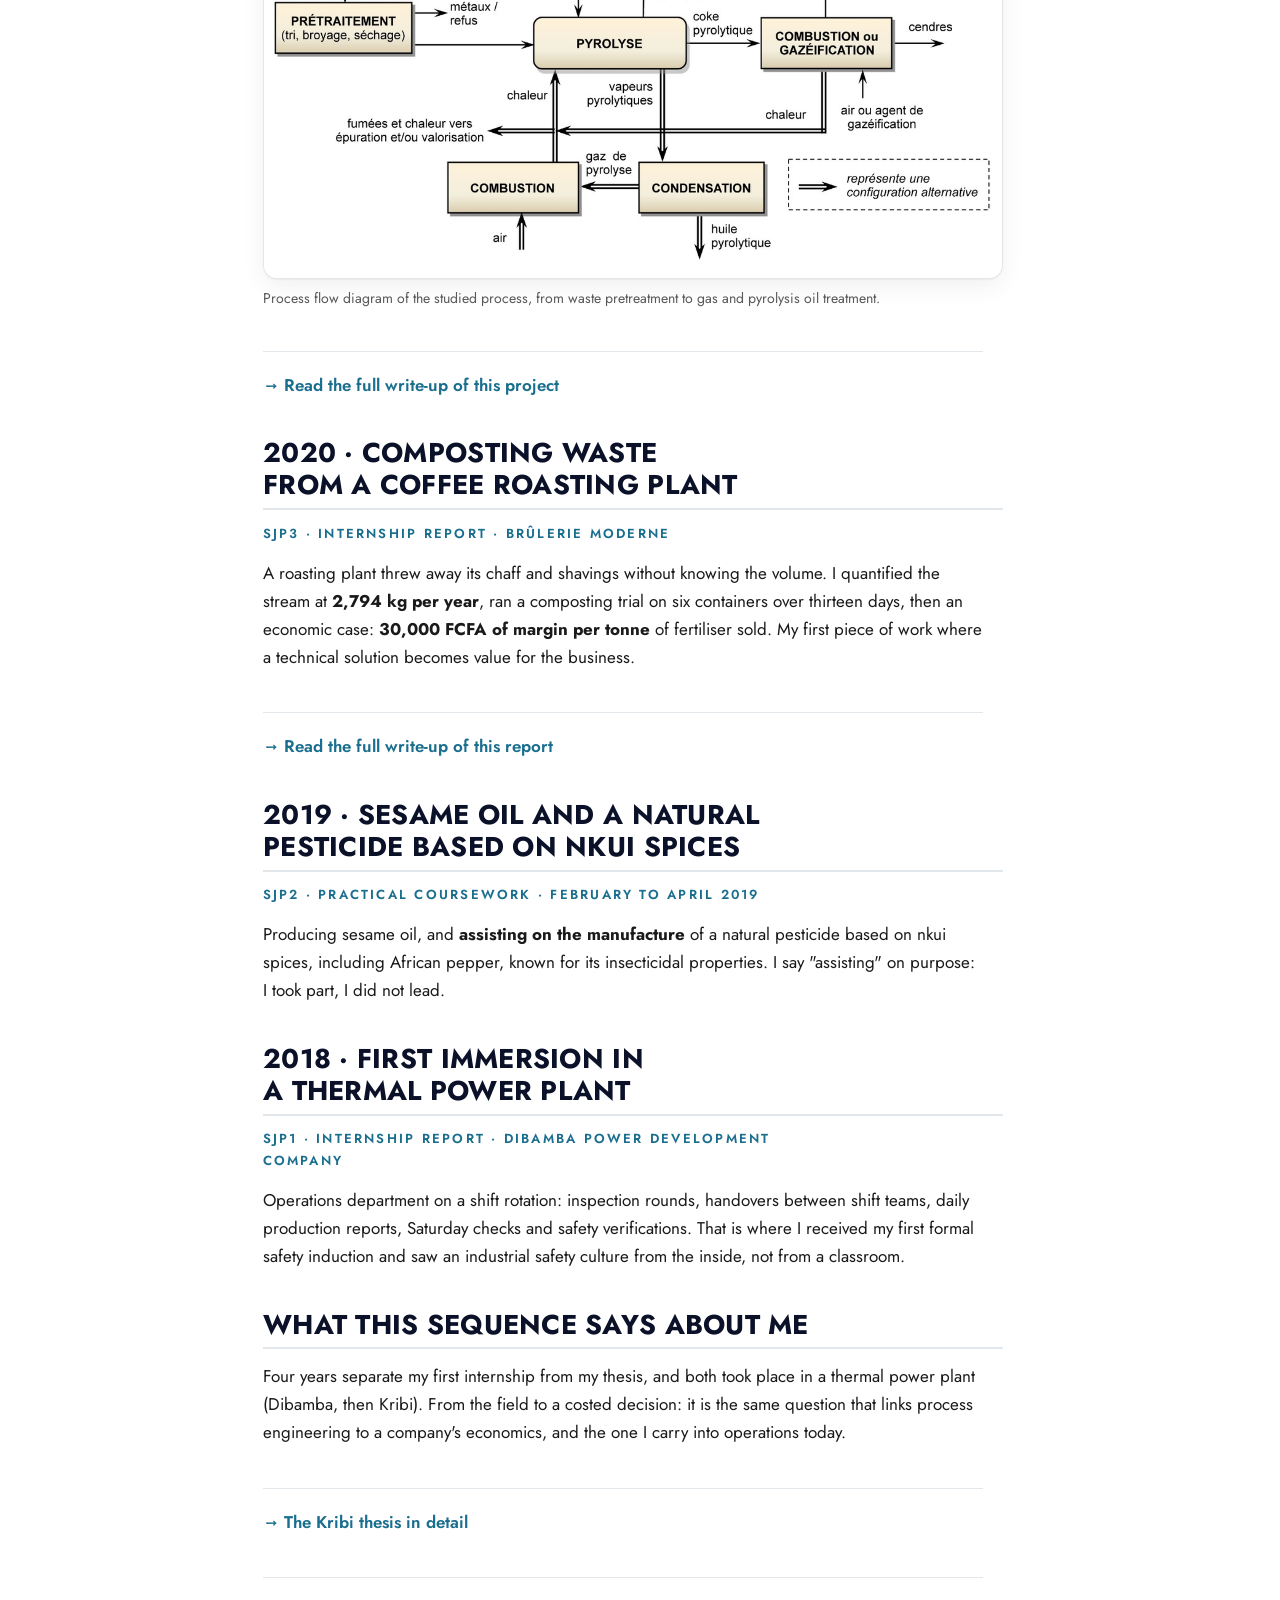
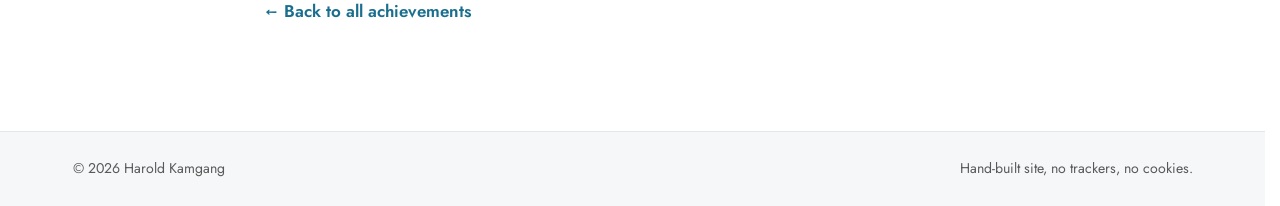
<file: projets/parcours-academique.html>
<!DOCTYPE html>
<html lang="fr" data-title-fr="Cinq ans, cinq travaux de terrain, un même fil rouge | Harold Kamgang" data-desc-fr="Les cinq travaux du cursus d'ingénieur : centrale thermique de Dibamba, pesticide naturel, compostage de déchets de café, pyrolyse de déchets de bois, eaux huileuses de Kribi." data-theme="auto" data-i18n-path="i18n/" data-i18n-prefix="pa.">
<head>
<meta charset="utf-8">
<meta name="viewport" content="width=device-width, initial-scale=1, viewport-fit=cover">
<title>Five years, five fieldwork projects, one common thread | Harold Kamgang</title>
<meta name="description" content="The five projects of a process engineering degree: Dibamba thermal plant, natural NKUI pesticide, coffee-waste composting, wood-waste pyrolysis, Kribi oily water.">
<link rel="canonical" href="https://kamgangharold-ui.github.io/projets/parcours-academique.html">
<meta name="theme-color" media="(prefers-color-scheme: light)" content="#FFFFFF">
<meta name="theme-color" media="(prefers-color-scheme: dark)" content="#0A1128">

<meta property="og:type" content="article">
<meta property="og:title" content="Five years, five fieldwork projects, one common thread">
<meta property="og:description" content="The five projects of a process engineering degree: Dibamba thermal plant, natural NKUI pesticide, coffee-waste composting, wood-waste pyrolysis, Kribi oily water.">
<meta property="og:url" content="https://kamgangharold-ui.github.io/projets/parcours-academique.html">
<meta property="og:image" content="https://kamgangharold-ui.github.io/assets/img/og.png?v=20261106">
<meta property="og:image:width" content="1200">
<meta property="og:image:height" content="630">
<meta property="og:image:alt" content="Harold Kamgang, COO at Tunora, process engineer. Operations, quality and international business.">
<meta name="twitter:card" content="summary_large_image">
<meta name="twitter:title" content="Five years, five fieldwork projects, one common thread">
<meta name="twitter:description" content="The five projects of a process engineering degree: Dibamba thermal plant, natural NKUI pesticide, coffee-waste composting, wood-waste pyrolysis, Kribi oily water.">
<meta name="twitter:image" content="https://kamgangharold-ui.github.io/assets/img/og.png?v=20261106">

<link rel="icon" href="../assets/img/favicon.svg" type="image/svg+xml">
<link rel="preload" href="../assets/fonts/jost-latin.woff2" as="font" type="font/woff2" crossorigin>
<link rel="stylesheet" href="../assets/css/fonts.css">
<link rel="stylesheet" href="../assets/css/style.css">
<link rel="stylesheet" href="../assets/css/motion.css">
<link rel="stylesheet" href="../assets/css/design.css">
</head>

<body>
<a class="skip" href="#main" data-i18n="a11y.skip">Aller au contenu principal</a>

<header class="site-header">
  <nav class="nav" aria-label="Navigation principale">
    <a class="nav__brand" href="../"><span>Harold</span> Kamgang</a>
    <button class="nav__burger" id="burger" aria-expanded="false" aria-controls="navmenu" aria-label="Menu">
      <span></span><span></span><span></span>
    </button>

    <ul class="nav__menu" id="navmenu">
      <li><a href="../#about" data-i18n="nav.about">Profil</a></li>
      <li><a href="../#path" data-i18n="nav.path">Parcours</a></li>
      <li><a href="../#projects" class="is-on" aria-current="true" data-i18n="nav.projects">Réalisations</a></li>
      <li><a href="../#skills" data-i18n="nav.skills">Compétences</a></li>
      <li><a href="../#soft" data-i18n="nav.soft">Savoir-être</a></li>
      <li><a href="../#education" data-i18n="nav.education">Formation</a></li>
      <li><a href="../#contact" data-i18n="nav.contact">Contact</a></li>
    </ul>
    <div class="nav__tools">
      <div class="langsel">
        <button class="pill" id="lang" aria-haspopup="listbox" aria-expanded="false" aria-label="Choisir la langue (actuelle : FR)"><span aria-hidden="true">FR</span></button>
        <ul class="langsel__menu" id="langmenu" role="listbox" hidden>
          <li class="langsel__opt is-current" role="option" data-lang="fr" tabindex="0" aria-selected="true">FR</li>
          <li class="langsel__opt" role="option" data-lang="en" tabindex="0" aria-selected="false">EN</li>
          <li class="langsel__opt" role="option" data-lang="es" tabindex="0" aria-selected="false">ES</li>
          <li class="langsel__opt" role="option" data-lang="de" tabindex="0" aria-selected="false">DE</li>
        </ul>
      </div>
      <button class="pill" id="theme" aria-label="Basculer le thème sombre">
        <svg class="ico-sun" viewBox="0 0 24 24" aria-hidden="true"><circle cx="12" cy="12" r="4.2"/><g><path d="M12 2v3M12 19v3M2 12h3M19 12h3M4.9 4.9l2.1 2.1M17 17l2.1 2.1M19.1 4.9L17 7M7 17l-2.1 2.1"/></g></svg>
        <svg class="ico-moon" viewBox="0 0 24 24" aria-hidden="true"><path d="M20 14.5A8.2 8.2 0 0 1 9.5 4a8.3 8.3 0 1 0 10.5 10.5z"/></svg>
      </button>
    </div>
  </nav>
</header>

<main id="main">

<section class="hero hero--proj">
  <div class="aurora" aria-hidden="true"><i></i><i></i></div>
  <div class="wrap">
    <p class="hero__kicker" data-i18n="pa.kicker">Génie des procédés · 2017 à 2022 · Cameroun</p>
    <h1 class="proj__h1" data-i18n="pa.title">Cinq ans, cinq travaux de terrain, un même fil rouge</h1>
    <p class="hero__role" data-i18n="pa.sub">Ingénieur génie des procédés agroalimentaires, Saint-Jérôme Polytechnique de Douala, 15/20, mention Distinction</p>

    <ul class="meta">
      <li><b data-i18n="pa.m1.k">Cadre</b><span data-i18n="pa.m1.v">Saint-Jérôme Polytechnique, Institut Universitaire Catholique Saint-Jérôme de Douala</span></li>
      <li><b data-i18n="pa.m2.k">Période</b><span data-i18n="pa.m2.v">2017 à 2022</span></li>
      <li><b data-i18n="pa.m3.k">Résultat</b><span data-i18n="pa.m3.v">15/20, mention Distinction</span></li>
      <li><b data-i18n="pa.m4.k">Nature</b><span data-i18n="pa.m4.v">Un travail de terrain documenté chaque année, de la première à la cinquième</span></li>
    </ul>
  </div>
</section>

<section class="sec">
  <div class="wrap prose prose--proj">

    <div class="callout">
      <p data-i18n="pa.b1">Je ne l'avais pas planifié : <b>quatre de mes cinq travaux portent sur la même question</b>. Que faire de ce que l'installation rejette : l'éviter, ou en faire quelque chose ? Chacun m'a aussi appris à mesurer, prouver, puis chiffrer.</p>
    </div>

    <h2 data-i18n="pa.b2">2022 · Réduire les rejets d'eaux huileuses d'une centrale à gaz</h2>

    <p class="hero__kicker" data-i18n="pa.b3">SJP5 · Mémoire de fin d'études · Kribi Power Development Company</p>

    <p data-i18n="pa.b4">Une centrale de 216 MW, treize moteurs, 200 maintenances sur 250 dues à des fuites d'huile. Corrélation de 0,92 entre le volume de déchets liquides des moteurs et la consommation d'huile (2019 à 2021), Pareto : 20 % des équipements causent 80 % des fuites, Ishikawa de l'unité de traitement, et un système de détection UV proposé.</p>

    <p class="backlink"><a href="kribi-eaux-huileuses.html" data-i18n="pa.b5">→ Lire le détail complet de ce mémoire</a></p>

    <h2 data-i18n="pa.b6">2021 · Valoriser des déchets de bois par pyrolyse</h2>

    <p class="hero__kicker" data-i18n="pa.b7">SJP4 · Projet tutoré · En binôme avec Vannick Baombé</p>

    <p data-i18n="pa.b8">Les déchets de bois font environ 27 % des déchets dangereux du Cameroun, près de 200 000 m³ en décharge. Nous avons étudié la pyrolyse lente et conçu un réacteur en deux parties, en intégrant le traitement des gaz nocifs. Mené comme un projet, avec objectifs, jalons, calendrier et budget.</p>

    <figure class="proj-fig">
        <a href="../assets/img/projets/parcours-pyrolyse-schema.png" target="_blank" rel="noopener" data-lightbox>
          <img src="../assets/img/projets/parcours-pyrolyse-schema.png" alt="Diagramme de flux du procédé de pyrolyse des déchets de bois : prétraitement, pyrolyse, craquage thermique, combustion ou gazéification, jusqu'au traitement des gaz et de l'huile pyrolytique." data-i18n-alt="alt.pa.1" loading="lazy" width="1200" height="728">
          <span class="sr-only" data-i18n="lb.newtab">(ouvre le fichier dans un nouvel onglet)</span>
        </a>
        <figcaption data-i18n="img.pa.1">Schéma d'écoulement du procédé étudié, du prétraitement des déchets jusqu'au traitement des gaz et de l'huile pyrolytique.</figcaption>
      </figure>

    <p class="backlink"><a href="pyrolyse-dechets-bois.html" data-i18n="pa.b9">→ Lire le détail complet de ce projet</a></p>

    <h2 data-i18n="pa.b10">2020 · Composter les déchets d'une torréfaction de café</h2>

    <p class="hero__kicker" data-i18n="pa.b11">SJP3 · Rapport de stage · Brûlerie Moderne</p>

    <p data-i18n="pa.b12">Une torréfaction jetait ses pellicules et copeaux sans connaître le volume. J'ai chiffré le gisement à <b>2 794 kg par an</b>, mené un essai de compostage sur six récipients pendant treize jours, puis une étude économique : <b>30 000 FCFA de marge par tonne</b> d'engrais vendue. Mon premier travail où une solution technique devient une valeur pour l'entreprise.</p>

    <p class="backlink"><a href="compostage-brulerie-moderne.html" data-i18n="pa.b13">→ Lire le détail complet de ce rapport</a></p>

    <h2 data-i18n="pa.b14">2019 · Huile de sésame et pesticide naturel à base d'épices de nkui</h2>

    <p class="hero__kicker" data-i18n="pa.b15">SJP2 · Travaux pratiques · Février à avril 2019</p>

    <p data-i18n="pa.b16">Fabrication d'huile de sésame, et <b>assistance à la fabrication</b> d'un pesticide naturel à base d'épices du nkui, dont le poivrier africain, connu pour ses propriétés insecticides. Je précise « assistance » : j'ai participé, je n'ai pas dirigé.</p>

    <h2 data-i18n="pa.b17">2018 · Première immersion en centrale thermique</h2>

    <p class="hero__kicker" data-i18n="pa.b18">SJP1 · Rapport de stage · Dibamba Power Development Company</p>

    <p data-i18n="pa.b19">Service exploitation en équipes postées : rondes d'inspection, passations entre équipes de quart, rapports journaliers de production, contrôles du samedi et vérifications sécurité. J'y ai reçu ma première induction sécurité formelle et vu une culture de la sécurité industrielle de l'intérieur, pas depuis un cours.</p>

    <h2 data-i18n="pa.b20">Ce que cet enchaînement dit de moi</h2>

    <p data-i18n="pa.b21">Quatre ans séparent mon premier stage de mon mémoire, et tous deux se sont faits en centrale thermique (Dibamba, puis Kribi). Du terrain à la décision chiffrée : c'est la même question qui relie le génie des procédés à l'économie d'une entreprise, et c'est celle que je porte aujourd'hui dans les opérations.</p>

    <p class="backlink"><a href="kribi-eaux-huileuses.html" data-i18n="pa.b22">→ Le mémoire de Kribi en détail</a></p>

    <p class="backlink"><a href="../#projects" data-i18n="pa.b23">← Retour à toutes les réalisations</a></p>

  </div>
</section>

</main>

<footer class="foot">
  <div class="wrap foot__in">
    <p>© <span id="yr">2026</span> Harold Kamgang</p>
    <p data-i18n="foot.note">Site construit à la main, sans pisteur, sans cookie.</p>
  </div>
</footer>

<script src="../assets/js/i18n.js" defer></script>
<script src="../assets/js/main.js" defer></script>
<script src="../assets/js/motion.js" defer></script>
<script src="../assets/js/design.js" defer></script>
<script src="../assets/js/lightbox.js" defer></script>
</body>
</html>
</file>
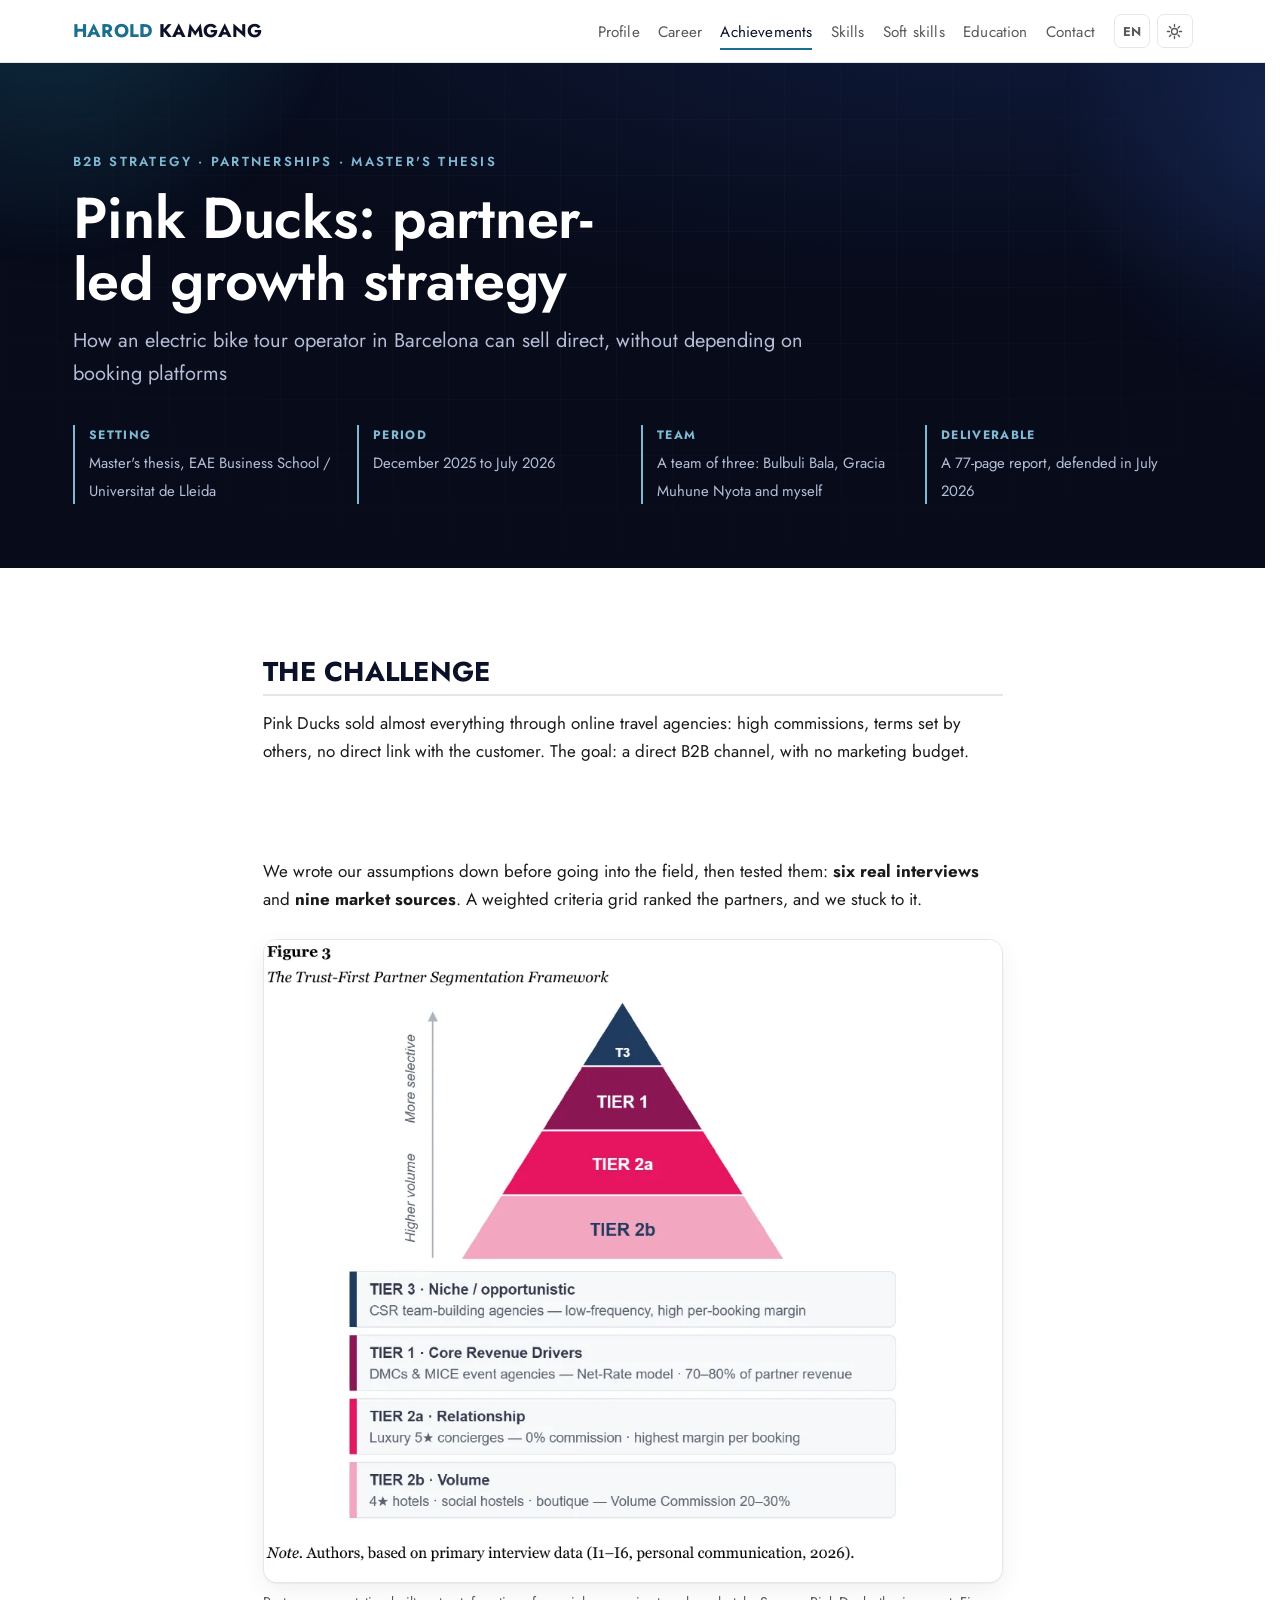
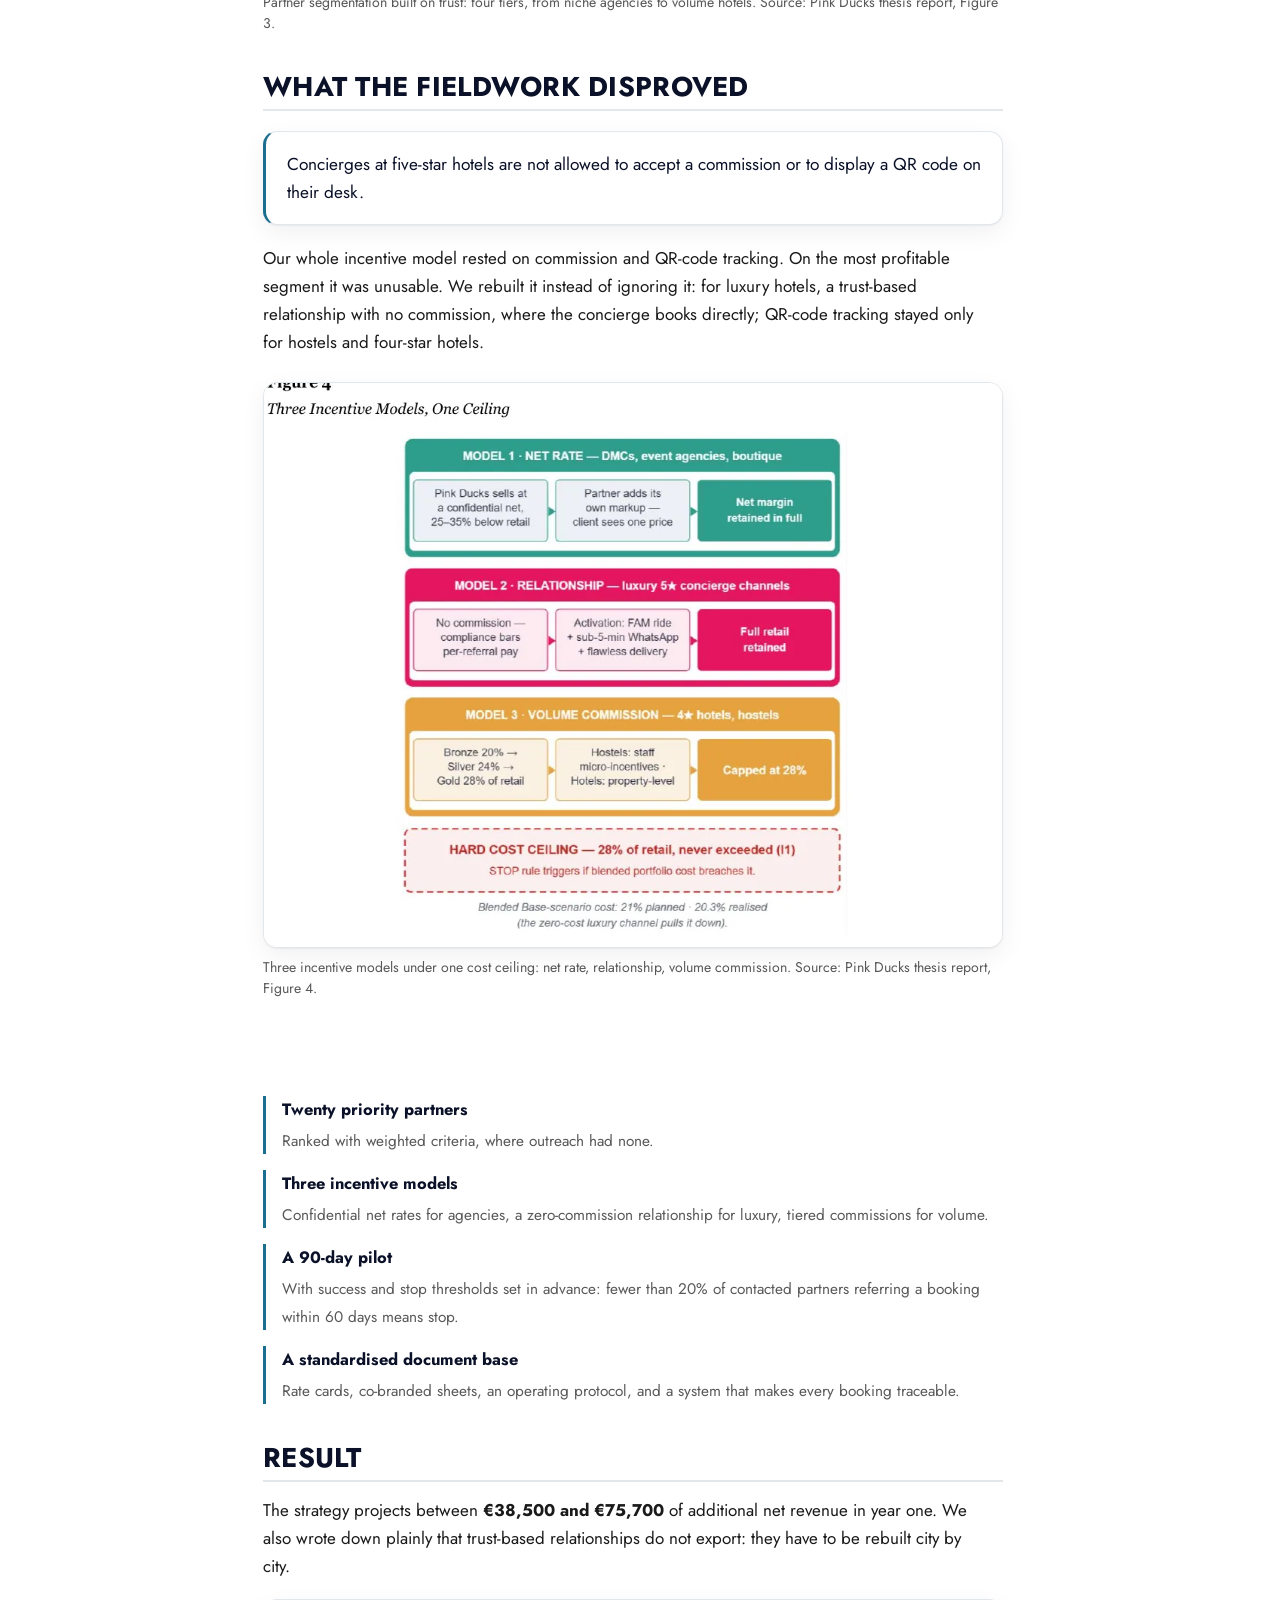
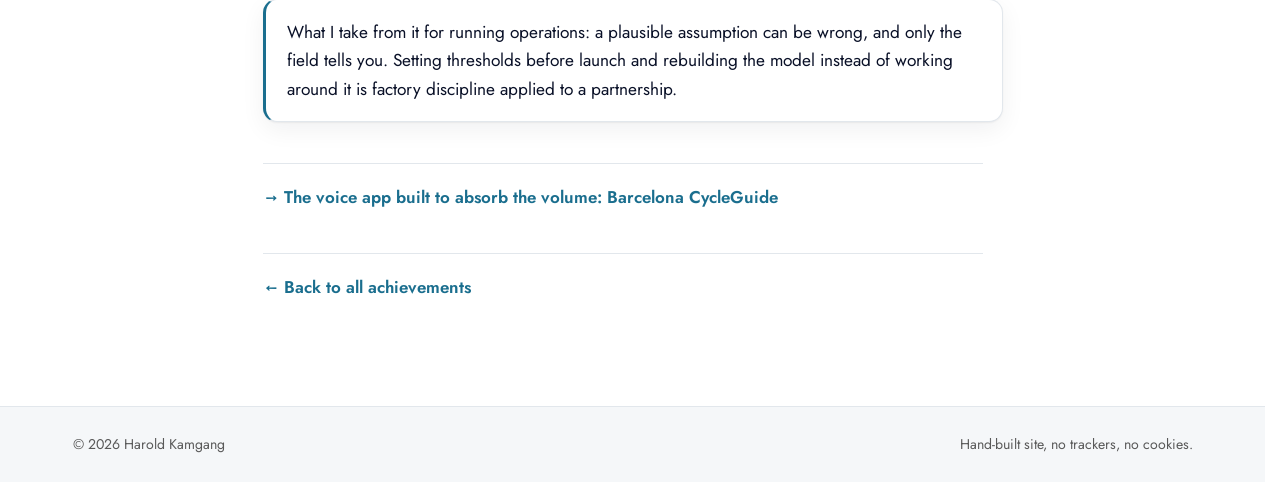
<file: projets/pink-ducks.html>
<!DOCTYPE html>
<html lang="fr" data-title-fr="Pink Ducks : stratégie de croissance par partenariats | Harold Kamgang" data-desc-fr="Mémoire de master, 77 pages, en équipe de trois : un canal de distribution B2B direct pour un opérateur de tours à vélo électrique. Six entretiens de terrain ont invalidé notre hypothèse principale et nous ont obligés à refondre le modèle." data-theme="auto" data-i18n-path="i18n/" data-i18n-prefix="p.">
<head>
<meta charset="utf-8">
<meta name="viewport" content="width=device-width, initial-scale=1, viewport-fit=cover">
<title>Pink Ducks: partner-led growth strategy | Harold Kamgang</title>
<meta name="description" content="Master's thesis, 77 pages, written in a team of three: a direct B2B distribution channel for an electric bike tour operator. Six field interviews invalidated our main hypothesis and forced us to rebuild the model.">
<link rel="canonical" href="https://kamgangharold-ui.github.io/projets/pink-ducks.html">
<meta name="theme-color" media="(prefers-color-scheme: light)" content="#FFFFFF">
<meta name="theme-color" media="(prefers-color-scheme: dark)" content="#0A1128">

<meta property="og:type" content="article">
<meta property="og:title" content="Pink Ducks: partner-led growth strategy">
<meta property="og:description" content="Master's thesis, 77 pages, written in a team of three: a direct B2B distribution channel for an electric bike tour operator. Six field interviews invalidated our main hypothesis and forced us to rebuild the model.">
<meta property="og:url" content="https://kamgangharold-ui.github.io/projets/pink-ducks.html">
<meta property="og:image" content="https://kamgangharold-ui.github.io/assets/img/og-pink-ducks.png?v=20261106">
<meta property="og:image:width" content="1200">
<meta property="og:image:height" content="630">
<meta property="og:image:alt" content="Pink Ducks: partner-led growth strategy. Master's thesis, 77 pages, six field interviews.">
<meta name="twitter:card" content="summary_large_image">
<meta name="twitter:title" content="Pink Ducks: partner-led growth strategy">
<meta name="twitter:description" content="Master's thesis, 77 pages, written in a team of three: a direct B2B distribution channel for an electric bike tour operator. Six field interviews invalidated our main hypothesis and forced us to rebuild the model.">
<meta name="twitter:image" content="https://kamgangharold-ui.github.io/assets/img/og-pink-ducks.png?v=20261106">

<link rel="icon" href="../assets/img/favicon.svg" type="image/svg+xml">
<link rel="preload" href="../assets/fonts/jost-latin.woff2" as="font" type="font/woff2" crossorigin>
<link rel="stylesheet" href="../assets/css/fonts.css">
<link rel="stylesheet" href="../assets/css/style.css">
<link rel="stylesheet" href="../assets/css/motion.css">
<link rel="stylesheet" href="../assets/css/design.css">
</head>

<body>
<a class="skip" href="#main" data-i18n="a11y.skip">Aller au contenu principal</a>

<header class="site-header">
  <nav class="nav" aria-label="Navigation principale">
    <a class="nav__brand" href="../"><span>Harold</span> Kamgang</a>
    <button class="nav__burger" id="burger" aria-expanded="false" aria-controls="navmenu" aria-label="Menu">
      <span></span><span></span><span></span>
    </button>

    <ul class="nav__menu" id="navmenu">
      <li><a href="../#about" data-i18n="nav.about">Profil</a></li>
      <li><a href="../#path" data-i18n="nav.path">Parcours</a></li>
      <li><a href="../#projects" class="is-on" aria-current="true" data-i18n="nav.projects">Réalisations</a></li>
      <li><a href="../#skills" data-i18n="nav.skills">Compétences</a></li>
      <li><a href="../#soft" data-i18n="nav.soft">Savoir-être</a></li>
      <li><a href="../#education" data-i18n="nav.education">Formation</a></li>
      <li><a href="../#contact" data-i18n="nav.contact">Contact</a></li>
    </ul>
    <div class="nav__tools">
      <div class="langsel">
        <button class="pill" id="lang" aria-haspopup="listbox" aria-expanded="false" aria-label="Choisir la langue (actuelle : FR)"><span aria-hidden="true">FR</span></button>
        <ul class="langsel__menu" id="langmenu" role="listbox" hidden>
          <li class="langsel__opt is-current" role="option" data-lang="fr" tabindex="0" aria-selected="true">FR</li>
          <li class="langsel__opt" role="option" data-lang="en" tabindex="0" aria-selected="false">EN</li>
          <li class="langsel__opt" role="option" data-lang="es" tabindex="0" aria-selected="false">ES</li>
          <li class="langsel__opt" role="option" data-lang="de" tabindex="0" aria-selected="false">DE</li>
        </ul>
      </div>
      <button class="pill" id="theme" aria-label="Basculer le thème sombre">
        <svg class="ico-sun" viewBox="0 0 24 24" aria-hidden="true"><circle cx="12" cy="12" r="4.2"/><g><path d="M12 2v3M12 19v3M2 12h3M19 12h3M4.9 4.9l2.1 2.1M17 17l2.1 2.1M19.1 4.9L17 7M7 17l-2.1 2.1"/></g></svg>
        <svg class="ico-moon" viewBox="0 0 24 24" aria-hidden="true"><path d="M20 14.5A8.2 8.2 0 0 1 9.5 4a8.3 8.3 0 1 0 10.5 10.5z"/></svg>
      </button>
    </div>
  </nav>
</header>

<main id="main">

<section class="hero hero--proj">
  <div class="aurora" aria-hidden="true"><i></i><i></i></div>
  <div class="wrap">
    <p class="hero__kicker" data-i18n="p.kicker">Stratégie B2B · Partenariats · Mémoire de master</p>
    <h1 class="proj__h1" data-i18n="p.title">Pink Ducks : stratégie de croissance par partenariats</h1>
    <p class="hero__role" data-i18n="p.sub">Comment un opérateur de tours à vélo électrique à Barcelone peut vendre en direct, sans dépendre des plateformes</p>

    <ul class="meta">
      <li><b data-i18n="p.m1.k">Cadre</b><span data-i18n="p.m1.v">Mémoire de master, EAE Business School / Universitat de Lleida</span></li>
      <li><b data-i18n="p.m2.k">Période</b><span data-i18n="p.m2.v">Décembre 2025 à juillet 2026</span></li>
      <li><b data-i18n="p.m3.k">Équipe</b><span data-i18n="p.m3.v">Équipe de trois : Bulbuli Bala, Gracia Muhune Nyota et moi</span></li>
      <li><b data-i18n="p.m4.k">Livrable</b><span data-i18n="p.m4.v">Rapport de 77 pages, soutenu en juillet 2026</span></li>
    </ul>
  </div>
</section>

<section class="sec">
  <div class="wrap prose prose--proj">

    <h2 data-i18n="p.b1">Le défi</h2>

    <p data-i18n="p.b2">Pink Ducks vendait presque tout par des agences en ligne : commissions élevées, conditions imposées, aucun lien direct avec le client. L'objectif : un canal B2B direct, sans budget marketing.</p>

    <h2 data-i18n="p.b3">Comment nous avons travaillé</h2>

    <p data-i18n="p.b4">Nous avons écrit nos hypothèses avant d'aller sur le terrain, puis nous les avons testées : <b>six entretiens réels</b> et <b>neuf sources de marché</b>. Une grille de critères pondérés a classé les partenaires, et nous nous y sommes tenus.</p>

    <figure class="proj-fig">
        <a href="../assets/img/projets/pink-segmentation.webp" target="_blank" rel="noopener" data-lightbox>
          <img src="../assets/img/projets/pink-segmentation.webp" alt="Segmentation des partenaires par la confiance : quatre niveaux, des agences de niche aux hôtels de volume." data-i18n-alt="alt.pink-segmentation" loading="lazy" width="979" height="851">
          <span class="sr-only" data-i18n="lb.newtab">(ouvre le fichier dans un nouvel onglet)</span>
        </a>
        <figcaption data-i18n="img.pink-segmentation">Segmentation des partenaires par la confiance : quatre niveaux, des agences de niche aux hôtels de volume. Source : mémoire de master Pink Ducks, figure 3.</figcaption>
      </figure>

    <h2 data-i18n="p.b5">Ce que le terrain a invalidé</h2>

    <div class="callout">
      <p data-i18n="p.b6">Les concierges des hôtels cinq étoiles n'ont pas le droit d'accepter une commission, ni d'afficher un QR code sur leur comptoir.</p>
    </div>

    <p data-i18n="p.b7">Tout notre modèle d'incitation reposait sur la commission et le suivi par QR code. Sur le segment le plus rentable, il était inutilisable. Nous l'avons refait au lieu de l'ignorer : pour les hôtels de luxe, une relation de confiance sans commission, où le concierge réserve directement ; le suivi par QR code est resté pour les auberges et les hôtels quatre étoiles.</p>

    <figure class="proj-fig">
        <a href="../assets/img/projets/pink-incentives.webp" target="_blank" rel="noopener" data-lightbox>
          <img src="../assets/img/projets/pink-incentives.webp" alt="Trois modèles d'incitation sous un même plafond de coût : tarif net, relation, commission de volume." data-i18n-alt="alt.pink-incentives" loading="lazy" width="979" height="748">
          <span class="sr-only" data-i18n="lb.newtab">(ouvre le fichier dans un nouvel onglet)</span>
        </a>
        <figcaption data-i18n="img.pink-incentives">Trois modèles d'incitation sous un même plafond de coût : tarif net, relation, commission de volume. Source : mémoire de master Pink Ducks, figure 4.</figcaption>
      </figure>

    <h2 data-i18n="p.b8">Ce que nous avons livré</h2>

    <ul class="deliv">
      <li><b data-i18n="p.b9.1.k">Vingt partenaires prioritaires</b><span data-i18n="p.b9.1.v">Classés avec des critères pondérés, là où la prospection n'en avait aucun.</span></li>
      <li><b data-i18n="p.b9.2.k">Trois modèles d'incitation</b><span data-i18n="p.b9.2.v">Tarifs nets confidentiels pour les agences, relation sans commission pour le luxe, commissions par paliers pour les volumes.</span></li>
      <li><b data-i18n="p.b9.3.k">Un pilote de 90 jours</b><span data-i18n="p.b9.3.v">Avec des seuils de réussite et d'arrêt fixés d'avance : moins de 20 % de partenaires contactés qui recommandent une réservation en 60 jours, et on arrête.</span></li>
      <li><b data-i18n="p.b9.4.k">Une base documentaire standardisée</b><span data-i18n="p.b9.4.v">Grilles tarifaires, fiches co-brandées, protocole opérationnel, et un système qui rend chaque réservation traçable.</span></li>
    </ul>

    <h2 data-i18n="p.b10">Résultat</h2>

    <p data-i18n="p.b11">La stratégie projette entre <b>38 500 € et 75 700 €</b> de revenu net supplémentaire la première année. Nous avons aussi écrit noir sur blanc que les relations de confiance ne s'exportent pas : elles se reconstruisent ville par ville.</p>

    <div class="callout">
      <p data-i18n="p.b12">Ce que j'en retiens pour piloter des opérations : une hypothèse plausible peut être fausse, et seul le terrain le dit. Fixer les seuils avant le lancement et refaire le modèle plutôt que le contourner, c'est la discipline de l'usine appliquée à un partenariat.</p>
    </div>

    <p class="backlink"><a href="barcelona-cycleguide.html" data-i18n="p.b13">→ L'application vocale conçue pour absorber le volume : Barcelona CycleGuide</a></p>

    <p class="backlink"><a href="../#projects" data-i18n="p.b14">← Retour à toutes les réalisations</a></p>

  </div>
</section>

</main>

<footer class="foot">
  <div class="wrap foot__in">
    <p>© <span id="yr">2026</span> Harold Kamgang</p>
    <p data-i18n="foot.note">Site construit à la main, sans pisteur, sans cookie.</p>
  </div>
</footer>

<script src="../assets/js/i18n.js" defer></script>
<script src="../assets/js/main.js" defer></script>
<script src="../assets/js/motion.js" defer></script>
<script src="../assets/js/design.js" defer></script>
<script src="../assets/js/lightbox.js" defer></script>
</body>
</html>
</file>
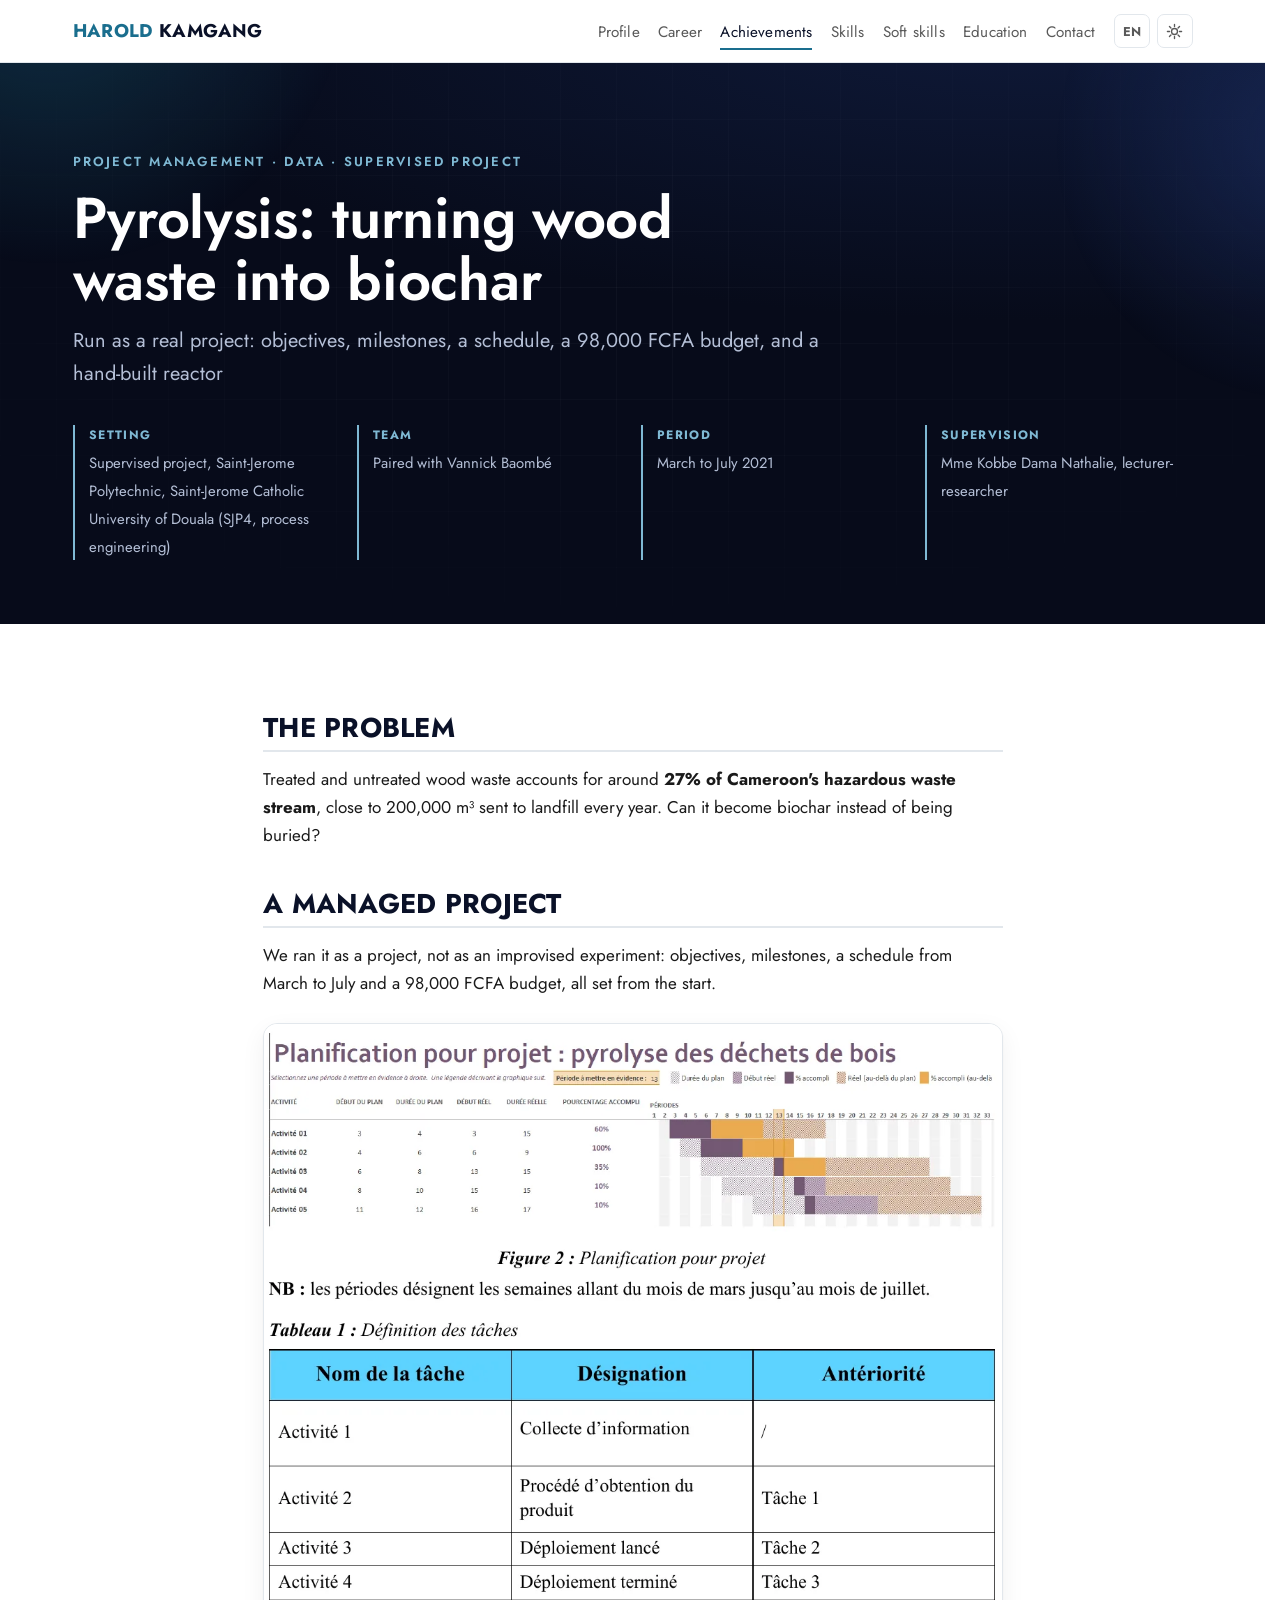
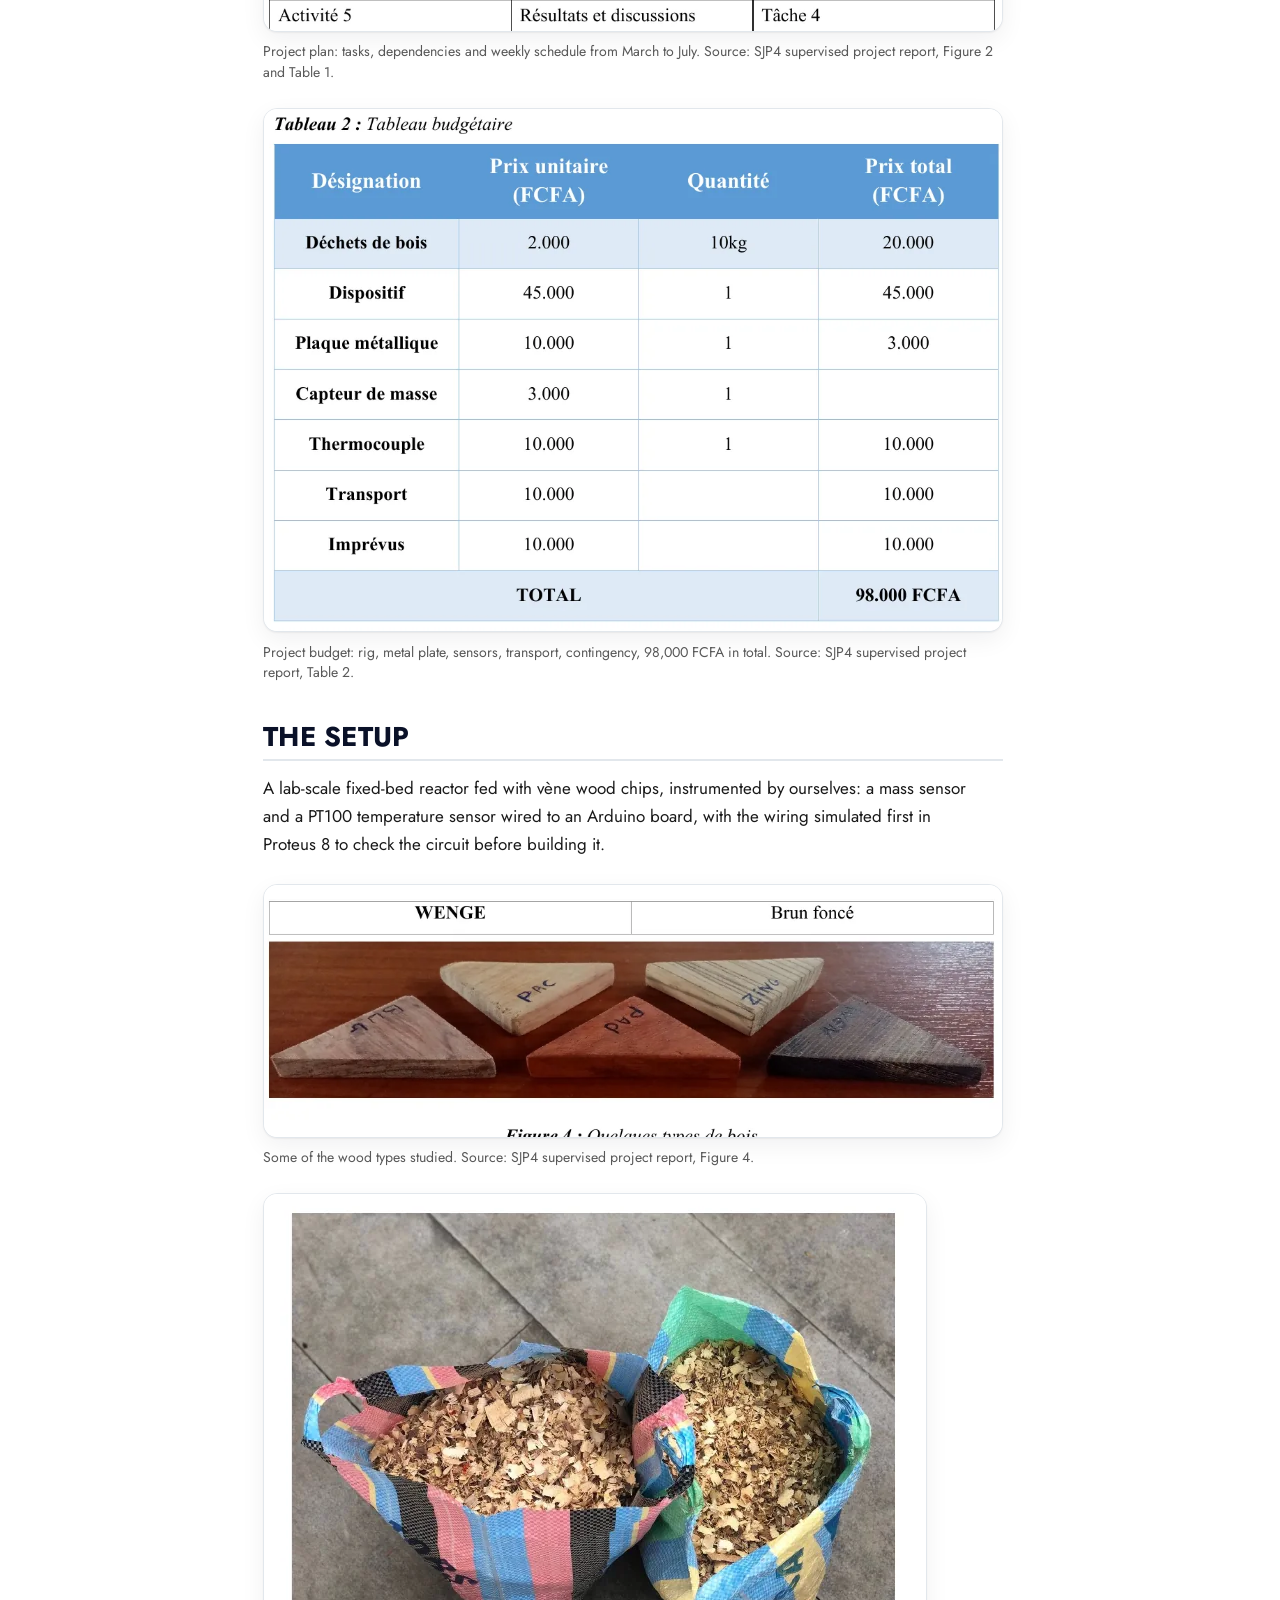
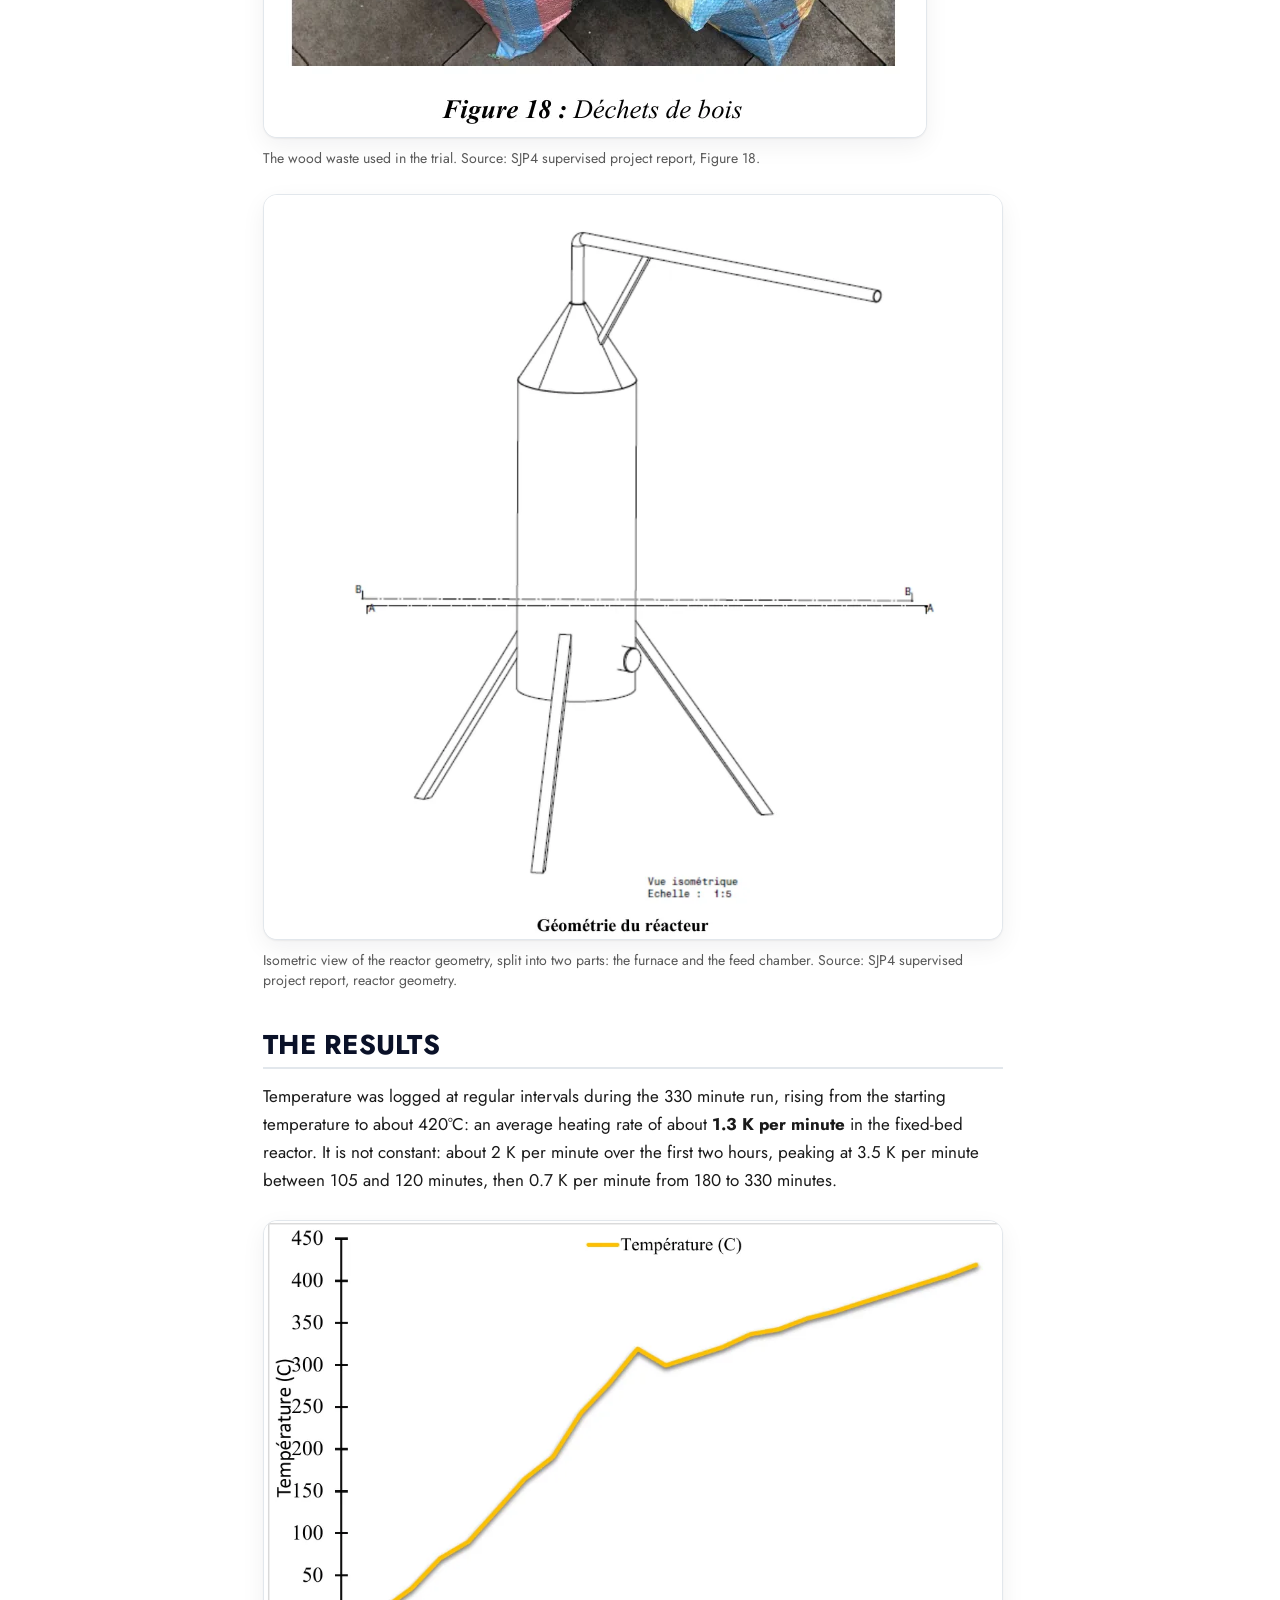
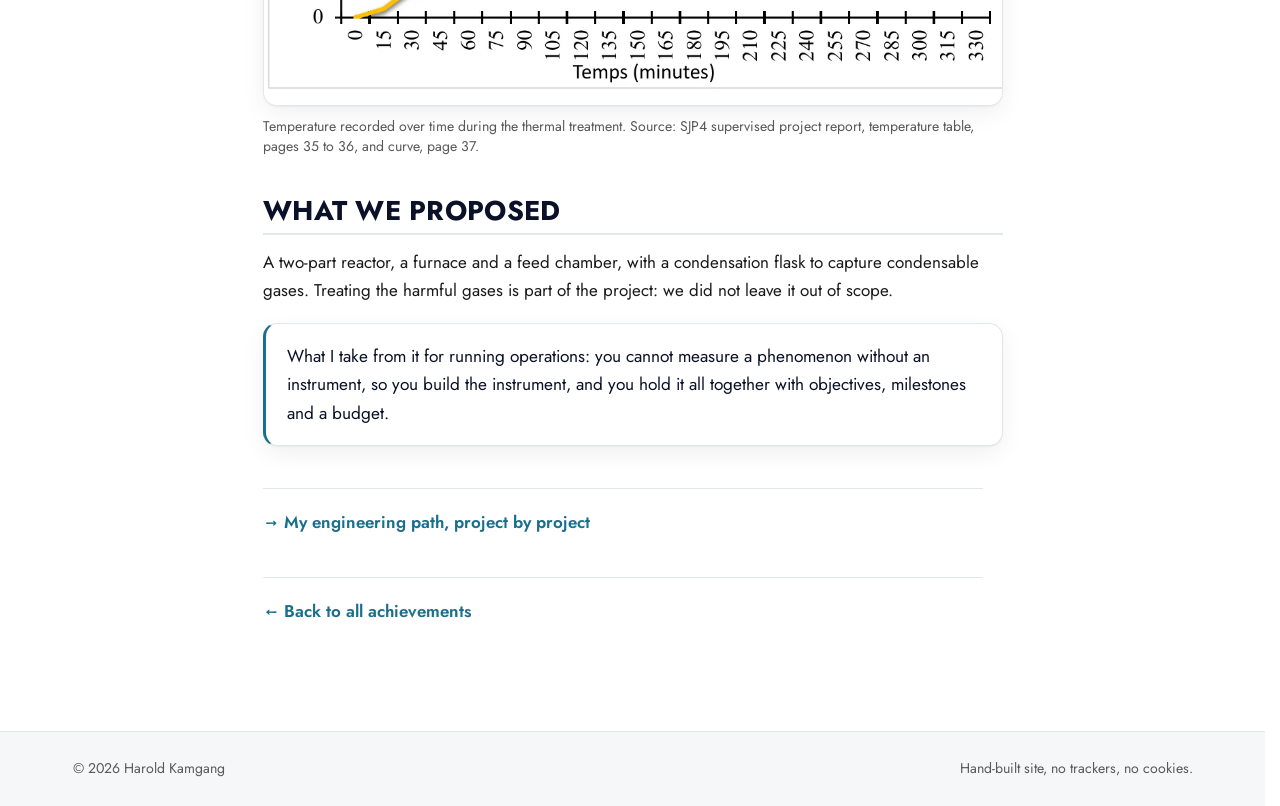
<file: projets/pyrolyse-dechets-bois.html>
<!DOCTYPE html>
<html lang="fr" data-title-fr="Pyrolyse : valoriser les déchets de bois en biochar | Harold Kamgang" data-desc-fr="Projet tutoré en binôme : pyrolyse de déchets de bois, planning et budget de 98 000 FCFA, réacteur à lit fixe instrumenté (environ 420 °C en 330 minutes), conception d'un réacteur en deux parties." data-theme="auto" data-i18n-path="i18n/" data-i18n-prefix="py.">
<head>
<meta charset="utf-8">
<meta name="viewport" content="width=device-width, initial-scale=1, viewport-fit=cover">
<title>Pyrolysis: turning wood waste into biochar | Harold Kamgang</title>
<meta name="description" content="Paired supervised project: wood pyrolysis, a schedule and a 98,000 FCFA budget, an instrumented fixed-bed reactor (about 420°C in 330 minutes), design of a two-part reactor.">
<link rel="canonical" href="https://kamgangharold-ui.github.io/projets/pyrolyse-dechets-bois.html">
<meta name="theme-color" media="(prefers-color-scheme: light)" content="#FFFFFF">
<meta name="theme-color" media="(prefers-color-scheme: dark)" content="#0A1128">

<meta property="og:type" content="article">
<meta property="og:title" content="Pyrolysis: turning wood waste into biochar">
<meta property="og:description" content="Paired supervised project: wood pyrolysis, a schedule and a 98,000 FCFA budget, an instrumented fixed-bed reactor (about 420°C in 330 minutes), design of a two-part reactor.">
<meta property="og:url" content="https://kamgangharold-ui.github.io/projets/pyrolyse-dechets-bois.html">
<meta property="og:image" content="https://kamgangharold-ui.github.io/assets/img/og.png?v=20261106">
<meta property="og:image:width" content="1200">
<meta property="og:image:height" content="630">
<meta property="og:image:alt" content="Harold Kamgang, COO at Tunora, process engineer. Operations, quality and international business.">
<meta name="twitter:card" content="summary_large_image">
<meta name="twitter:title" content="Pyrolysis: turning wood waste into biochar">
<meta name="twitter:description" content="Paired supervised project: wood pyrolysis, a schedule and a 98,000 FCFA budget, an instrumented fixed-bed reactor (about 420°C in 330 minutes), design of a two-part reactor.">
<meta name="twitter:image" content="https://kamgangharold-ui.github.io/assets/img/og.png?v=20261106">

<link rel="icon" href="../assets/img/favicon.svg" type="image/svg+xml">
<link rel="preload" href="../assets/fonts/jost-latin.woff2" as="font" type="font/woff2" crossorigin>
<link rel="stylesheet" href="../assets/css/fonts.css">
<link rel="stylesheet" href="../assets/css/style.css">
<link rel="stylesheet" href="../assets/css/motion.css">
<link rel="stylesheet" href="../assets/css/design.css">
</head>

<body>
<a class="skip" href="#main" data-i18n="a11y.skip">Aller au contenu principal</a>

<header class="site-header">
  <nav class="nav" aria-label="Navigation principale">
    <a class="nav__brand" href="../"><span>Harold</span> Kamgang</a>
    <button class="nav__burger" id="burger" aria-expanded="false" aria-controls="navmenu" aria-label="Menu">
      <span></span><span></span><span></span>
    </button>

    <ul class="nav__menu" id="navmenu">
      <li><a href="../#about" data-i18n="nav.about">Profil</a></li>
      <li><a href="../#path" data-i18n="nav.path">Parcours</a></li>
      <li><a href="../#projects" class="is-on" aria-current="true" data-i18n="nav.projects">Réalisations</a></li>
      <li><a href="../#skills" data-i18n="nav.skills">Compétences</a></li>
      <li><a href="../#soft" data-i18n="nav.soft">Savoir-être</a></li>
      <li><a href="../#education" data-i18n="nav.education">Formation</a></li>
      <li><a href="../#contact" data-i18n="nav.contact">Contact</a></li>
    </ul>
    <div class="nav__tools">
      <div class="langsel">
        <button class="pill" id="lang" aria-haspopup="listbox" aria-expanded="false" aria-label="Choisir la langue (actuelle : FR)"><span aria-hidden="true">FR</span></button>
        <ul class="langsel__menu" id="langmenu" role="listbox" hidden>
          <li class="langsel__opt is-current" role="option" data-lang="fr" tabindex="0" aria-selected="true">FR</li>
          <li class="langsel__opt" role="option" data-lang="en" tabindex="0" aria-selected="false">EN</li>
          <li class="langsel__opt" role="option" data-lang="es" tabindex="0" aria-selected="false">ES</li>
          <li class="langsel__opt" role="option" data-lang="de" tabindex="0" aria-selected="false">DE</li>
        </ul>
      </div>
      <button class="pill" id="theme" aria-label="Basculer le thème sombre">
        <svg class="ico-sun" viewBox="0 0 24 24" aria-hidden="true"><circle cx="12" cy="12" r="4.2"/><g><path d="M12 2v3M12 19v3M2 12h3M19 12h3M4.9 4.9l2.1 2.1M17 17l2.1 2.1M19.1 4.9L17 7M7 17l-2.1 2.1"/></g></svg>
        <svg class="ico-moon" viewBox="0 0 24 24" aria-hidden="true"><path d="M20 14.5A8.2 8.2 0 0 1 9.5 4a8.3 8.3 0 1 0 10.5 10.5z"/></svg>
      </button>
    </div>
  </nav>
</header>

<main id="main">

<section class="hero hero--proj">
  <div class="aurora" aria-hidden="true"><i></i><i></i></div>
  <div class="wrap">
    <p class="hero__kicker" data-i18n="py.kicker">Pilotage de projet · Données · Projet tutoré</p>
    <h1 class="proj__h1" data-i18n="py.title">Pyrolyse : valoriser les déchets de bois en biochar</h1>
    <p class="hero__role" data-i18n="py.sub">Mené comme un vrai projet : objectifs, jalons, calendrier, budget de 98 000 FCFA, et un réacteur construit à la main</p>

    <ul class="meta">
      <li><b data-i18n="py.m1.k">Cadre</b><span data-i18n="py.m1.v">Projet tutoré, Saint-Jérôme Polytechnique, Institut Universitaire Catholique Saint-Jérôme de Douala (SJP4, génie des procédés)</span></li>
      <li><b data-i18n="py.m2.k">Équipe</b><span data-i18n="py.m2.v">En binôme avec Vannick Baombé</span></li>
      <li><b data-i18n="py.m3.k">Période</b><span data-i18n="py.m3.v">Mars à juillet 2021</span></li>
      <li><b data-i18n="py.m4.k">Encadrement</b><span data-i18n="py.m4.v">Mme Kobbe Dama Nathalie, enseignante-chercheuse</span></li>
    </ul>
  </div>
</section>

<section class="sec">
  <div class="wrap prose prose--proj">

    <h2 data-i18n="py.b1">Le problème</h2>

    <p data-i18n="py.b2">Le bois, traité ou non, représente environ <b>27 % des déchets dangereux du Cameroun</b>, près de 200 000 m³ mis en décharge chaque année. Peut-on en faire du biochar plutôt que de l'enterrer ?</p>

    <h2 data-i18n="py.b3">Un projet piloté</h2>

    <p data-i18n="py.b4">Nous l'avons mené comme un projet, pas comme une expérience improvisée : objectifs, jalons, un calendrier de mars à juillet et un budget de 98 000 FCFA, fixés dès le départ.</p>

    <figure class="proj-fig">
        <a href="../assets/img/projets/pyro-planning.webp" target="_blank" rel="noopener" data-lightbox>
          <img src="../assets/img/projets/pyro-planning.webp" alt="Planification du projet : tâches, antériorités et calendrier hebdomadaire de mars à juillet." data-i18n-alt="alt.pyro-planning" loading="lazy" width="1058" height="870">
          <span class="sr-only" data-i18n="lb.newtab">(ouvre le fichier dans un nouvel onglet)</span>
        </a>
        <figcaption data-i18n="img.pyro-planning">Planification du projet : tâches, antériorités et calendrier hebdomadaire de mars à juillet. Source : rapport du projet tutoré SJP4, figure 2 et tableau 1.</figcaption>
      </figure>

    <figure class="proj-fig">
        <a href="../assets/img/projets/pyro-budget.webp" target="_blank" rel="noopener" data-lightbox>
          <img src="../assets/img/projets/pyro-budget.webp" alt="Budget du projet : dispositif, plaque métallique, capteurs, transport, imprévus, 98 000 FCFA au total." data-i18n-alt="alt.pyro-budget" loading="lazy" width="1058" height="749">
          <span class="sr-only" data-i18n="lb.newtab">(ouvre le fichier dans un nouvel onglet)</span>
        </a>
        <figcaption data-i18n="img.pyro-budget">Budget du projet : dispositif, plaque métallique, capteurs, transport, imprévus, 98 000 FCFA au total. Source : rapport du projet tutoré SJP4, tableau 2.</figcaption>
      </figure>

    <h2 data-i18n="py.b5">Le montage</h2>

    <p data-i18n="py.b6">Un réacteur de laboratoire à lit fixe, alimenté en copeaux de bois de vène, que nous avons instrumenté nous-mêmes : un capteur de masse et un capteur de température PT100 reliés à une carte Arduino, avec le câblage simulé d'abord dans Proteus 8 pour vérifier le circuit avant de le construire.</p>

    <figure class="proj-fig">
        <a href="../assets/img/projets/pyro-bois.webp" target="_blank" rel="noopener" data-lightbox>
          <img src="../assets/img/projets/pyro-bois.webp" alt="Quelques-unes des essences de bois étudiées." data-i18n-alt="alt.pyro-bois" loading="lazy" width="1058" height="361">
          <span class="sr-only" data-i18n="lb.newtab">(ouvre le fichier dans un nouvel onglet)</span>
        </a>
        <figcaption data-i18n="img.pyro-bois">Quelques-unes des essences de bois étudiées. Source : rapport du projet tutoré SJP4, figure 4.</figcaption>
      </figure>

    <figure class="proj-fig">
        <a href="../assets/img/projets/pyro-dechets.webp" target="_blank" rel="noopener" data-lightbox>
          <img src="../assets/img/projets/pyro-dechets.webp" alt="Les déchets de bois utilisés pour l'essai." data-i18n-alt="alt.pyro-dechets" loading="lazy" width="662" height="543">
          <span class="sr-only" data-i18n="lb.newtab">(ouvre le fichier dans un nouvel onglet)</span>
        </a>
        <figcaption data-i18n="img.pyro-dechets">Les déchets de bois utilisés pour l'essai. Source : rapport du projet tutoré SJP4, figure 18.</figcaption>
      </figure>

    <figure class="proj-fig">
        <a href="../assets/img/projets/pyro-reacteur.webp" target="_blank" rel="noopener" data-lightbox>
          <img src="../assets/img/projets/pyro-reacteur.webp" alt="Vue isométrique de la géométrie du réacteur, coupé en deux parties : le four et la chambre d'alimentation." data-i18n-alt="alt.pyro-reacteur" loading="lazy" width="1100" height="1109">
          <span class="sr-only" data-i18n="lb.newtab">(ouvre le fichier dans un nouvel onglet)</span>
        </a>
        <figcaption data-i18n="img.pyro-reacteur">Vue isométrique de la géométrie du réacteur, coupé en deux parties : le four et la chambre d'alimentation. Source : rapport du projet tutoré SJP4, géométrie du réacteur.</figcaption>
      </figure>

    <h2 data-i18n="py.b7">Les résultats</h2>

    <p data-i18n="py.b8">Température relevée à intervalles réguliers pendant les 330 minutes de l'essai, de la température de départ jusqu'à environ 420 °C : une vitesse de chauffe moyenne d'environ <b>1,3 K par minute</b> dans le réacteur à lit fixe. Elle n'est pas constante : environ 2 K par minute pendant les deux premières heures, avec un pic à 3,5 K par minute entre 105 et 120 minutes, puis 0,7 K par minute de 180 à 330 minutes.</p>

    <figure class="proj-fig">
        <a href="../assets/img/projets/pyro-temperature.webp" target="_blank" rel="noopener" data-lightbox>
          <img src="../assets/img/projets/pyro-temperature.webp" alt="Température relevée au fil du temps pendant le traitement thermique." data-i18n-alt="alt.pyro-temperature" loading="lazy" width="1084" height="711">
          <span class="sr-only" data-i18n="lb.newtab">(ouvre le fichier dans un nouvel onglet)</span>
        </a>
        <figcaption data-i18n="img.pyro-temperature">Température relevée au fil du temps pendant le traitement thermique. Source : rapport du projet tutoré SJP4, tableau des relevés, pages 35 à 36, et courbe, page 37.</figcaption>
      </figure>

    <h2 data-i18n="py.b9">Ce que nous avons proposé</h2>

    <p data-i18n="py.b10">Un réacteur en deux parties, un four et une chambre d'alimentation, avec un flacon de condensation pour capter les gaz condensables. Le traitement des gaz nocifs fait partie du projet : nous ne l'avons pas laissé hors périmètre.</p>

    <div class="callout">
      <p data-i18n="py.b11">Ce que j'en retiens pour piloter des opérations : on ne mesure pas un phénomène sans instrument, alors on construit l'instrument, et on tient le tout avec des objectifs, des jalons et un budget.</p>
    </div>

    <p class="backlink"><a href="parcours-academique.html" data-i18n="py.b12">→ Mon parcours d'ingénieur, projet par projet</a></p>

    <p class="backlink"><a href="../#projects" data-i18n="py.b13">← Retour à toutes les réalisations</a></p>

  </div>
</section>

</main>

<footer class="foot">
  <div class="wrap foot__in">
    <p>© <span id="yr">2026</span> Harold Kamgang</p>
    <p data-i18n="foot.note">Site construit à la main, sans pisteur, sans cookie.</p>
  </div>
</footer>

<script src="../assets/js/i18n.js" defer></script>
<script src="../assets/js/main.js" defer></script>
<script src="../assets/js/motion.js" defer></script>
<script src="../assets/js/design.js" defer></script>
<script src="../assets/js/lightbox.js" defer></script>
</body>
</html>
</file>
<file: assets/css/fonts.css>
/* ═══════════════════════════════════════════════════════════════════
   fonts.css : une seule famille, Jost (licence SIL OFL 1.1, voir assets/fonts/OFL-Jost.txt),
   hébergée ici, deux fichiers woff2 variables (graisses 300 à 700).
   Remplace la requête vers Google Fonts : aucune connexion tierce.
   Le sous-ensemble « latin » couvre le français, l'espagnol et l'allemand ;
   « latin-ext » ne se télécharge que si un caractère étendu apparaît.
   ═══════════════════════════════════════════════════════════════════ */
@font-face {
  font-family: "Jost"; font-style: normal; font-weight: 300 700; font-display: swap;
  src: url("../fonts/jost-latin-ext.woff2") format("woff2");
  unicode-range: U+0100-02BA, U+02BD-02C5, U+02C7-02CC, U+02CE-02D7, U+02DD-02FF, U+0304, U+0308, U+0329, U+1D00-1DBF, U+1E00-1E9F, U+1EF2-1EFF, U+2020, U+20A0-20AB, U+20AD-20C4, U+2113, U+2C60-2C7F, U+A720-A7FF;
}
@font-face {
  font-family: "Jost"; font-style: normal; font-weight: 300 700; font-display: swap;
  src: url("../fonts/jost-latin.woff2") format("woff2");
  unicode-range: U+0000-00FF, U+0131, U+0152-0153, U+02BB-02BC, U+02C6, U+02DA, U+02DC, U+0304, U+0308, U+0329, U+2000-206F, U+20AC, U+2122, U+2191, U+2193, U+2212, U+2215, U+FEFF, U+FFFD;
}
/* Police de secours aux métriques de Jost : le texte ne bouge pas quand Jost arrive.
   Mesuré dans Chrome : largeur moyenne 96 % de celle d'Arial, ascendante 1,07, descendante 0,38. */
@font-face {
  font-family: "Jost Fallback"; src: local("Arial"), local("Helvetica Neue"), local("Liberation Sans");
  size-adjust: 96%; ascent-override: 111.5%; descent-override: 39.6%; line-gap-override: 0%;
}
</file>
<file: assets/css/style.css>
/* ═══════════════════════════════════════════════════════════════════
   Harold Kamgang : portfolio
   Palette sobre : navy #0A1128 comme sol, un seul accent froid (teal #1A6E8E, #56A7C4 en thème sombre),
   texte blanc ou gris doux. Aucune autre teinte.
   ═══════════════════════════════════════════════════════════════════ */

:root {
  --navy:  #0A1128;
  --teal:   #1A6E8E;
  --accent-soft: #7FB9D4;   /* l'accent sur les zones sombres (accueil, contact) */
  --grey:  #595959;
  --ink:   #1A1A1A;

  --bg:      #FFFFFF;
  --bg-alt:  #F5F7F9;
  --surface: #FFFFFF;
  --line:    #E2E7EC;
  --txt:     var(--ink);
  --txt-2:   var(--grey);
  --head:    var(--navy);
  --accent:  var(--teal);

  --f-head: "Jost", "Jost Fallback", system-ui, -apple-system, "Segoe UI", sans-serif;
  --f-body: "Jost", "Jost Fallback", system-ui, -apple-system, "Segoe UI", sans-serif;

  --wrap: 1120px;
  --r: 10px;
  --sh: 0 1px 2px rgba(10,17,40,.06), 0 8px 24px rgba(10,17,40,.06);
}

html[data-theme="dark"] {
  --bg:      #0A1128;
  --bg-alt:  #0E1730;
  --surface: #121C38;
  --line:    #24314F;
  --txt:     #E8ECF3;
  --txt-2:   #A3AFC2;
  --head:    #FFFFFF;
  --accent:  #56A7C4;
  --sh: 0 1px 2px rgba(0,0,0,.3), 0 8px 24px rgba(0,0,0,.28);
}

@media (prefers-color-scheme: dark) {
  html[data-theme="auto"] {
    --bg:#0A1128; --bg-alt:#0E1730; --surface:#121C38; --line:#24314F;
    --txt:#E8ECF3; --txt-2:#A3AFC2; --head:#FFFFFF; --accent:#56A7C4;
    --sh: 0 1px 2px rgba(0,0,0,.3), 0 8px 24px rgba(0,0,0,.28);
  }
}

*, *::before, *::after { box-sizing: border-box; }

body {
  margin: 0;
  font-family: var(--f-body);
  font-size: 17px;
  line-height: 1.65;
  color: var(--txt);
  background: var(--bg);
  -webkit-font-smoothing: antialiased;
}

h1, h2, h3 { font-family: var(--f-head); color: var(--head); line-height: 1.18; margin: 0; }
p { margin: 0 0 1em; }
a { color: var(--accent); }
img { max-width: 100%; height: auto; }

:focus-visible {
  outline: 3px solid var(--accent);
  outline-offset: 3px;
  border-radius: 3px;
}

.wrap { width: min(100% - 2.5rem, var(--wrap)); margin-inline: auto; }

.skip {
  position: absolute; left: -9999px; top: 0; z-index: 100;
  background: var(--navy); color: #fff; padding: .8rem 1.2rem;
}
.skip:focus { left: 0; }

/* ───────── En-tête ───────── */
.site-header {
  position: sticky; top: 0; z-index: 50;
  background: color-mix(in srgb, var(--bg) 88%, transparent);
  backdrop-filter: blur(10px);
  border-bottom: 1px solid var(--line);
}
.nav {
  width: min(100% - 2.5rem, var(--wrap)); margin-inline: auto;
  display: flex; align-items: center; gap: 1.2rem;
  min-height: 62px;
}
.nav__brand {
  font-family: var(--f-head); font-weight: 700; font-size: 1.15rem;
  letter-spacing: .02em; text-decoration: none; color: var(--head);
  text-transform: uppercase; margin-right: auto; white-space: nowrap;
}
.nav__brand span { color: var(--accent); }

.nav__menu { display: flex; gap: 1.15rem; list-style: none; margin: 0; padding: 0; }
.nav__menu a {
  font-family: var(--f-head); font-size: .95rem; letter-spacing: .01em;
  text-decoration: none; color: var(--txt-2); padding: .35rem 0;
  border-bottom: 2px solid transparent; white-space: nowrap;
}
.nav__menu a:hover, .nav__menu a.is-on { color: var(--head); border-bottom-color: var(--accent); }

.nav__tools { display: flex; gap: .4rem; }
.pill {
  display: grid; place-items: center;
  width: 36px; height: 34px; padding: 0;
  font-family: var(--f-head); font-size: .8rem; font-weight: 700; letter-spacing: .04em;
  color: var(--txt-2); background: transparent;
  border: 1px solid var(--line); border-radius: 7px; cursor: pointer;
}
.pill:hover { color: var(--head); border-color: var(--accent); }

.langsel { position: relative; }
.langsel__menu {
  position: absolute; top: 40px; right: 0; z-index: 30;
  display: flex; flex-direction: column; gap: 2px;
  min-width: 36px; margin: 0; padding: 4px; list-style: none;
  background: var(--surface); border: 1px solid var(--line); border-radius: 8px; box-shadow: var(--sh);
}
.langsel__menu[hidden] { display: none; }
.langsel__opt {
  display: block; width: 100%; padding: 6px 10px; border: 0; border-radius: 5px;
  background: transparent; cursor: pointer; text-align: left;
  font-family: var(--f-head); font-size: .8rem; font-weight: 700; letter-spacing: .04em;
  color: var(--txt-2);
}
.langsel__opt:hover, .langsel__opt:focus-visible { color: var(--head); background: var(--bg-alt); }
.langsel__opt.is-current { color: var(--accent); }
.pill svg { width: 17px; height: 17px; fill: none; stroke: currentColor; stroke-width: 1.9; stroke-linecap: round; }
.ico-moon { display: none; fill: currentColor; stroke: none; }
html[data-theme="dark"] .ico-sun { display: none; }
html[data-theme="dark"] .ico-moon { display: block; }
@media (prefers-color-scheme: dark) {
  html[data-theme="auto"] .ico-sun { display: none; }
  html[data-theme="auto"] .ico-moon { display: block; }
}

.nav__burger { display: none; flex-direction: column; gap: 4px; width: 36px; height: 34px;
  background: none; border: 1px solid var(--line); border-radius: 7px; cursor: pointer; padding: 0;
  align-items: center; justify-content: center; }
.nav__burger span { display: block; width: 17px; height: 2px; background: var(--txt); transition: .2s; }
.nav__burger[aria-expanded="true"] span:nth-child(1) { transform: translateY(6px) rotate(45deg); }
.nav__burger[aria-expanded="true"] span:nth-child(2) { opacity: 0; }
.nav__burger[aria-expanded="true"] span:nth-child(3) { transform: translateY(-6px) rotate(-45deg); }

/* ───────── Accueil ───────── */
.hero { padding: clamp(3rem, 8vw, 6rem) 0 clamp(2.5rem, 6vw, 4.5rem); }
.hero__grid { display: grid; grid-template-columns: 1.45fr 1fr; gap: clamp(2rem, 5vw, 4rem); align-items: start; }

.hero__kicker {
  font-family: var(--f-head); text-transform: uppercase; letter-spacing: .17em;
  font-size: .82rem; color: var(--accent); margin-bottom: .9rem; font-weight: 600;
}
.hero__name {
  font-size: clamp(2.6rem, 7vw, 4.6rem); font-weight: 400;
  text-transform: uppercase; letter-spacing: -.005em; margin-bottom: .35rem;
}
.hero__name strong { font-weight: 700; }
.hero__role {
  font-family: var(--f-head); font-size: clamp(1.05rem, 2.4vw, 1.35rem);
  color: var(--txt-2); margin-bottom: 1.3rem;
}
.hero__pitch { font-size: 1.1rem; max-width: 60ch; margin-bottom: 1.8rem; }

.hero__cta { display: flex; flex-wrap: wrap; gap: .7rem; margin-bottom: 1.5rem; }
.btn {
  display: inline-block; font-family: var(--f-head); font-size: .95rem; font-weight: 600;
  padding: .68rem 1.35rem; border-radius: 7px; text-decoration: none; border: 1.5px solid transparent;
  cursor: pointer; transition: .16s;
}
.btn--solid { background: var(--accent); color: #fff; }
html[data-theme="dark"] .btn--solid { color: var(--navy); }
@media (prefers-color-scheme: dark) { html[data-theme="auto"] .btn--solid { color: var(--navy); } }
.btn--solid:hover { background: var(--head); }
html[data-theme="dark"] .btn--solid:hover { background: #fff; color: var(--navy); }
.btn--ghost { border-color: var(--line); color: var(--head); }
.btn--ghost:hover { border-color: var(--accent); color: var(--accent); }

.hero__avail {
  font-size: .92rem; color: var(--txt-2); padding-left: .9rem;
  border-left: 3px solid var(--accent); margin: 0;
}

.stats { list-style: none; margin: 0; padding: 0; display: grid; gap: .7rem; }
.stats li {
  background: var(--surface); border: 1px solid var(--line); border-left: 3px solid var(--accent);
  border-radius: var(--r); padding: .85rem 1.1rem; box-shadow: var(--sh);
}
.stats__n { font-family: var(--f-head); font-size: 1.9rem; font-weight: 700; color: var(--head); line-height: 1; }
.stats__u { font-family: var(--f-head); font-size: 1rem; color: var(--txt-2); margin-left: .35rem; }
.stats__l { display: block; font-size: .88rem; color: var(--txt-2); margin-top: .2rem; }

/* ───────── Sections ───────── */
.sec { padding: clamp(3rem, 7vw, 5.5rem) 0; }
.sec--alt { background: var(--bg-alt); }
.sec__t {
  display: flex; align-items: baseline; gap: .8rem;
  font-size: clamp(1.6rem, 4vw, 2.2rem); text-transform: uppercase;
  letter-spacing: .01em; margin-bottom: 1.6rem;
}
.sec__n { font-size: .82rem; color: var(--accent); font-weight: 700; letter-spacing: .12em; }
.sec__lead { color: var(--txt-2); max-width: 68ch; margin-bottom: 2rem; }
.prose p { max-width: 72ch; }

/* ───────── Parcours ───────── */
.tl { list-style: none; margin: 0; padding: 0 0 0 1.6rem; border-left: 2px solid var(--line); }
.tl__i { position: relative; padding-bottom: 2rem; }
.tl__i:last-child { padding-bottom: 0; }
.tl__i::before {
  content: ""; position: absolute; left: calc(-1.6rem - 7px); top: .5rem;
  width: 12px; height: 12px; border-radius: 50%;
  background: var(--bg); border: 2.5px solid var(--accent);
}
.sec--alt .tl__i::before { background: var(--bg-alt); }
.tl__d { font-family: var(--f-head); font-size: .85rem; letter-spacing: .07em;
  text-transform: uppercase; color: var(--accent); margin: 0 0 .2rem; font-weight: 600; }
.tl__r { font-size: 1.2rem; margin-bottom: .15rem; }
.tl__o { font-family: var(--f-head); color: var(--txt-2); margin: 0 0 .35rem; font-size: 1rem; }
.tl__x { color: var(--txt-2); margin: 0; max-width: 70ch; font-size: .96rem; }

/* ───────── Cartes réalisations ───────── */
.cards { display: grid; grid-template-columns: repeat(auto-fit, minmax(330px, 1fr)); gap: 1.1rem; }
.card {
  background: var(--surface); border: 1px solid var(--line); border-radius: var(--r);
  padding: 1.4rem; box-shadow: var(--sh); display: flex; flex-direction: column;
}
.card__tag {
  display: inline-block; align-self: flex-start;
  font-family: var(--f-head); font-size: .73rem; font-weight: 700;
  text-transform: uppercase; letter-spacing: .1em;
  padding: .22rem .6rem; border-radius: 4px; margin: 0 0 .7rem;
  color: #fff; background: var(--grey);
}
.card__tag--s { background: #26385F; }
.card__tag--q { background: #26385F; }
.card__tag--i { background: #26385F; }
.card__tag--d { background: #26385F; }
.card__tag--r { background: #26385F; }
.card__tag--e { background: #26385F; }
.card__t { font-size: 1.18rem; margin-bottom: .9rem; }

.car { margin: 0; }
.car dt {
  font-family: var(--f-head); font-size: .74rem; font-weight: 700;
  text-transform: uppercase; letter-spacing: .11em; color: var(--accent); margin-top: .8rem;
}
.car dt:first-child { margin-top: 0; }
.car dd { margin: .15rem 0 0; font-size: .95rem; color: var(--txt-2); }

/* ───────── Compétences ───────── */
.grid-s { display: grid; grid-template-columns: repeat(auto-fit, minmax(270px, 1fr)); gap: 1.1rem; }
.sk { background: var(--surface); border: 1px solid var(--line); border-radius: var(--r); padding: 1.25rem 1.4rem; }
.sk h3 { font-size: 1.05rem; text-transform: uppercase; letter-spacing: .04em;
  padding-bottom: .55rem; margin-bottom: .7rem; border-bottom: 2px solid var(--accent); }
.sk ul { list-style: none; margin: 0; padding: 0; }
.sk li { position: relative; padding-left: 1rem; margin-bottom: .35rem; font-size: .95rem; color: var(--txt-2); }
.sk li::before { content: ""; position: absolute; left: 0; top: .62em; width: 5px; height: 5px;
  border-radius: 50%; background: var(--accent); }
.sk--soon { border-style: dashed; }
.sk--soon h3 { border-bottom-color: var(--txt-2); }
.sk--soon li::before { background: var(--txt-2); }

/* ───────── Savoir-être ───────── */
.soft { display: grid; grid-template-columns: repeat(auto-fit, minmax(320px, 1fr)); gap: 1.4rem 2.2rem; }
.soft article { border-left: 3px solid var(--accent); padding-left: 1.1rem; }
.soft h3 { font-size: 1.08rem; margin-bottom: .4rem; }
.soft p { color: var(--txt-2); margin: 0; font-size: .96rem; }
.soft--tight { grid-template-columns: 1fr; gap: 1.2rem; }

/* ───────── Formation ───────── */
.edu { display: grid; gap: 1rem; margin-bottom: 2.4rem; }
.edu__i { background: var(--surface); border: 1px solid var(--line); border-radius: var(--r);
  padding: 1.2rem 1.4rem; border-left: 3px solid var(--line); }
.edu__i--now { border-left-color: var(--accent); }
.edu__d { font-family: var(--f-head); font-size: .82rem; letter-spacing: .08em;
  text-transform: uppercase; color: var(--accent); margin: 0 0 .25rem; font-weight: 600; }
.edu__i h3 { font-size: 1.15rem; margin-bottom: .2rem; }
.edu__s { font-family: var(--f-head); color: var(--txt-2); margin: 0 0 .4rem; }
.edu__x { margin: 0; font-size: .93rem; color: var(--txt-2); }

.two { display: grid; grid-template-columns: repeat(auto-fit, minmax(300px, 1fr)); gap: 2rem; }
.mini { font-size: 1rem; text-transform: uppercase; letter-spacing: .1em; margin-bottom: .8rem;
  padding-bottom: .45rem; border-bottom: 2px solid var(--accent); }
.mini--light { color: #fff; border-bottom-color: rgba(255,255,255,.35); }

.pills { list-style: none; margin: 0; padding: 0; }
.pills li { display: flex; justify-content: space-between; gap: 1rem; align-items: baseline;
  padding: .55rem 0; border-bottom: 1px dashed var(--line); font-size: .96rem; }
.pills li:last-child { border-bottom: 0; }
.pills em { font-style: normal; font-family: var(--f-head); font-size: .87rem;
  color: var(--txt-2); white-space: nowrap; }
.pills--plain li { justify-content: flex-start; }

/* ───────── Contact ───────── */
.sec--cta { background: var(--navy); color: #E8ECF3; }
html[data-theme="dark"] .sec--cta { background: var(--bg-alt); }
.sec__t--light, .sec--cta h3 { color: #fff; }
.sec--cta .sec__n { color: var(--accent-soft); }
.ct__lead { color: #B9C3D4; max-width: 62ch; margin-bottom: 2.2rem; }
.ct { display: grid; grid-template-columns: 1.35fr 1fr; gap: 2.4rem; }

.form__row { margin-bottom: 1rem; }
.form label { display: block; font-family: var(--f-head); font-size: .87rem;
  letter-spacing: .06em; text-transform: uppercase; color: #B9C3D4; margin-bottom: .3rem; }
.form input, .form textarea {
  width: 100%; padding: .68rem .85rem; font: inherit; font-size: .97rem; color: #fff;
  background: rgba(255,255,255,.06); border: 1px solid rgba(255,255,255,.18);
  border-radius: 7px; resize: vertical;
}
.form input:focus, .form textarea:focus { border-color: var(--accent-soft); background: rgba(255,255,255,.1); }
.form__note { margin: .9rem 0 0; font-size: .9rem; color: var(--accent-soft); min-height: 1.2em; }

.ct__side { display: grid; gap: .6rem; align-content: start; }
.ct__link {
  display: flex; align-items: center; gap: .7rem; width: 100%; text-align: left;
  padding: .8rem 1rem; font: inherit; font-size: .95rem; color: #E8ECF3; text-decoration: none;
  background: rgba(255,255,255,.05); border: 1px solid rgba(255,255,255,.14);
  border-radius: 8px; cursor: pointer;
}
.ct__link:hover { background: rgba(255,255,255,.11); border-color: var(--accent-soft); }
.ct__link svg { width: 19px; height: 19px; fill: currentColor; flex: none; }

/* ───────── Pied de page ───────── */
.foot { background: var(--bg-alt); border-top: 1px solid var(--line); padding: 1.6rem 0; }
.foot__in { display: flex; justify-content: space-between; flex-wrap: wrap; gap: .6rem; }
.foot p { margin: 0; font-size: .88rem; color: var(--txt-2); }
.foot__social { display: flex; flex-wrap: wrap; gap: .3rem; margin: 0; padding: 0; list-style: none; }
.foot__social a { display: grid; place-items: center; width: 40px; height: 40px; color: var(--txt-2); border-radius: 8px; }
.foot__social a:hover { color: var(--accent); background: var(--surface); }
.foot__social svg { width: 20px; height: 20px; fill: currentColor; }

/* ───────── Adaptatif ───────── */
@media (max-width: 900px) {
  .hero__grid, .ct { grid-template-columns: 1fr; }
  .stats { grid-template-columns: repeat(auto-fit, minmax(180px, 1fr)); }
}

@media (max-width: 760px) {
  .nav__burger { display: flex; }
  .nav__menu {
    position: absolute; inset: 62px 0 auto; flex-direction: column; gap: 0;
    background: var(--bg); border-bottom: 1px solid var(--line);
    padding: .5rem 1.25rem 1rem; display: none;
  }
  .nav__menu.is-open { display: flex; }
  .nav__menu a { display: block; padding: .7rem 0; border-bottom: 1px solid var(--line); }
  .nav__menu a.is-on { border-bottom-color: var(--accent); }
}

@media (max-width: 480px) {
  body { font-size: 16px; }
  .stats { grid-template-columns: 1fr; }
  .card, .sk, .edu__i { padding: 1.1rem; }
}

@media (prefers-reduced-motion: reduce) {
  *, *::before, *::after { animation: none !important; transition: none !important; scroll-behavior: auto !important; }
}

html { scroll-behavior: smooth; scroll-padding-top: 74px; }

@media print {
  .site-header, .sec--cta, .foot, .hero__cta { display: none; }
  body { font-size: 11pt; color: #000; background: #fff; }
}

/* ───────── Pages projet ───────── */
.hero--proj { padding-bottom: 1.5rem; }
.proj__h1 {
  font-size: clamp(1.9rem, 5vw, 3rem); font-weight: 700;
  margin: .3rem 0 .5rem; max-width: 22ch;
}
.nav__menu--sub a { font-size: .92rem; }

.meta { list-style: none; margin: 2rem 0 0; padding: 0;
  display: grid; grid-template-columns: repeat(auto-fit, minmax(230px, 1fr)); gap: 1rem; }
.meta li { border-left: 3px solid var(--accent); padding-left: .9rem; }
.meta b { display: block; font-family: var(--f-head); font-size: .76rem; font-weight: 700;
  text-transform: uppercase; letter-spacing: .11em; color: var(--accent); margin-bottom: .15rem; }
.meta span { font-size: .93rem; color: var(--txt-2); }

.prose--proj { max-width: 74ch; }
.prose--proj h2 {
  font-size: 1.45rem; text-transform: uppercase; letter-spacing: .02em;
  margin: 2.4rem 0 .8rem; padding-bottom: .4rem; border-bottom: 2px solid var(--line);
}
.prose--proj h2:first-child { margin-top: 0; }

.callout {
  background: var(--surface); border: 1px solid var(--line); border-left: 4px solid var(--accent);
  border-radius: var(--r); padding: 1.1rem 1.3rem; margin: 1.2rem 0; box-shadow: var(--sh);
}
.callout p { margin: 0; font-size: 1.08rem; font-family: var(--f-head); color: var(--head); }

.deliv { list-style: none; margin: 1.2rem 0; padding: 0; display: grid; gap: 1rem; }
.deliv li { border-left: 3px solid var(--accent); padding-left: 1rem; }
.deliv b { display: block; font-family: var(--f-head); font-size: 1.03rem; color: var(--head); margin-bottom: .15rem; }
.deliv span { font-size: .96rem; color: var(--txt-2); }
.deliv--odd li { border-left-color: var(--txt-2); }
.deliv--odd b { font-size: .95rem; letter-spacing: .06em; }

.backlink { margin-top: 2.6rem; padding-top: 1.2rem; border-top: 1px solid var(--line); }
.backlink a { font-family: var(--f-head); text-decoration: none; }
.backlink a:hover { text-decoration: underline; }

.card__more {
  margin-top: auto; padding-top: .9rem;
  font-family: var(--f-head); font-size: .92rem; font-weight: 600;
  text-decoration: none; color: var(--accent);
}
.card__more:hover { text-decoration: underline; }

.int__more { margin-top: 1rem; }
.int__more a {
  font-family: var(--f-head); font-size: .92rem; font-weight: 600;
  text-decoration: none; color: var(--accent);
}
.int__more a:hover { text-decoration: underline; }
.form[hidden] { display: none; }

/* CV link wrappers: data-i18n swaps the whole link so each language gets its own PDF */
.cvlink{display:contents}
</file>
<file: assets/css/motion.css>
/* ═══════════════════════════════════════════════════════════════
   motion.css : animations, relief et effets néon
   Ajouté le 29/08/2026. Feuille séparée : style.css n'est pas touché,
   donc retirer une seule ligne du <head> annule tout ceci.

   Règle tenue partout : « prefers-reduced-motion: reduce » désactive
   chaque animation. Un site qui bouge sans qu'on puisse l'arrêter
   n'est pas un site professionnel, c'est un site fatigant.
   ═══════════════════════════════════════════════════════════════ */

:root{
  --neon:#1A6E8E;
  --neon-soft:rgba(26,110,142,.38);
  --neon-hot:rgba(26,110,142,.55);
  --ease-out:cubic-bezier(.22,.61,.36,1);
}

/* ── 1. Apparition au défilement ─────────────────────────────── */
[data-rise]{
  opacity:0;
  transform:translateY(26px);
  transition:opacity .7s var(--ease-out), transform .7s var(--ease-out);
  will-change:opacity, transform;
}
[data-rise].is-in{ opacity:1; transform:none; }
/* décalage en cascade : les éléments d'une même grille arrivent l'un après l'autre */
[data-rise][style*="--d"]{ transition-delay:var(--d); }

/* ── 2. Cartes : relief au survol + halo qui suit la souris ──── */
.card{
  position:relative;
  isolation:isolate;
  transition:transform .45s var(--ease-out), box-shadow .45s var(--ease-out),
             border-color .45s var(--ease-out);
}
.card::before{
  content:"";
  position:absolute; inset:0;
  border-radius:inherit;
  pointer-events:none;
  z-index:-1;
  opacity:0;
  transition:opacity .4s ease;
  background:radial-gradient(
    420px circle at var(--mx,50%) var(--my,50%),
    var(--neon-soft), transparent 62%);
}

/* le lien de la carte glisse vers la droite au survol */
.card__more{
  display:inline-block;
  transition:transform .35s var(--ease-out), color .35s ease;
}

/* ── 3. Timeline : le point s'allume au survol ───────────────── */
.tl__i{ transition:transform .4s var(--ease-out); }
.tl__i::before,
.tl__i > :first-child::before{
  transition:box-shadow .4s ease, background-color .4s ease, transform .4s var(--ease-out);
}
.tl__i .tl__r{ transition:color .35s ease; }

/* ── 4. Compétences : même logique, plus discrète ────────────── */
.sk{
  transition:transform .4s var(--ease-out), box-shadow .4s var(--ease-out),
             border-color .4s var(--ease-out);
}

/* ── 5. Boutons : lueur au survol, léger enfoncement au clic ─── */
.btn, .pill{
  transition:transform .25s var(--ease-out), box-shadow .3s ease,
             background-color .3s ease, color .3s ease;
}
.btn:active, .pill:active{ transform:translateY(0) scale(.98); }

/* ── 6. Liens de texte : soulignement qui se déploie ─────────── */
.prose a:not(.btn):not(.card__more){
  position:relative;
  text-decoration:none;
  background-image:linear-gradient(var(--neon), var(--neon));
  background-size:0% 1.5px;
  background-position:0 100%;
  background-repeat:no-repeat;
  transition:background-size .35s var(--ease-out);
}

/* ── 7. Titres de section : le numéro s'allume à l'arrivée ───── */
.sec__n{ transition:color .5s ease, text-shadow .5s ease; }
.sec__t.is-in .sec__n{
  color:var(--neon);
  text-shadow:0 0 18px var(--neon-soft);
}

/* ── 8. Barre de progression de lecture, en haut ─────────────── */
#progress{
  position:fixed; top:0; left:0; height:2px; width:100%;
  background:linear-gradient(90deg, var(--neon), var(--accent-soft));
  z-index:9999;
  transform:scaleX(0); transform-origin:0 50%;
  will-change:transform;
  box-shadow:0 0 12px var(--neon-hot);
}

/* ── 9. Encadrés : liseré qui pulse doucement ────────────────── */
.callout{
  position:relative;
  transition:box-shadow .45s ease, transform .45s var(--ease-out);
}

/* ── 10. Respect absolu du réglage système ───────────────────── */
@media (prefers-reduced-motion: reduce){
  [data-rise]{ opacity:1 !important; transform:none !important; transition:none !important; }
  .card, .card__more, .tl__i, .sk, .btn, .pill, .callout, .prose a{
    transition:none !important;
  }
  .card:hover, .tl__i:hover, .sk:hover, .btn:hover, .pill:hover, .callout:hover{
    transform:none !important;
  }
}

/* ── 11. Images de projet ─────────────────────────────────────
   Ajouté le 30/08/2026 : captures d'app, graphiques et schémas
   extraits des documents d'Harold, integrés aux pages projet.
   Même palette que le site (navy, un accent teal), bords arrondis
   discrets, poids maîtrisé côté fichiers (voir assets/img/projets/).
   ─────────────────────────────────────────────────────────────── */

.proj-fig,
.proj-gallery figure{
  margin:1.6rem 0;
  padding:0;
}

.proj-fig img,
.proj-gallery img{
  display:block;
  width:100%;
  height:auto;
  border-radius:var(--r);
  border:1px solid var(--line);
  box-shadow:var(--sh);
  background:var(--surface);
}

.proj-fig figcaption,
.proj-gallery figcaption{
  margin-top:.6rem;
  font-family:var(--f-body);
  font-size:.88rem;
  line-height:1.45;
  color:var(--txt-2);
}

/* Grille pour les captures d'application, au format portrait :
   côte à côte plutôt qu'étalées en pleine largeur. */
.proj-gallery{
  display:grid;
  grid-template-columns:repeat(auto-fit, minmax(168px, 1fr));
  gap:1.3rem 1rem;
  margin:1.8rem 0 2rem;
}
.proj-gallery figure{ margin:0; }
.proj-gallery img{ aspect-ratio:9/19.5; object-fit:cover; }

/* Les vignettes s'ouvrent en plein format dans un nouvel onglet :
   pas de halo de lien texte sur une image. */
.proj-fig a, .proj-gallery a{
  display:block;
  background-image:none !important;
}
.proj-fig a:hover img,
.proj-gallery a:hover img{
  border-color:var(--neon);
  box-shadow:0 0 0 1px var(--neon-soft), 0 10px 28px -12px rgba(0,0,0,.35);
}
.proj-fig a img,
.proj-gallery a img{
  transition:border-color .35s var(--ease-out), box-shadow .35s var(--ease-out);
}

@media (max-width: 480px){
  .proj-gallery{ grid-template-columns:repeat(2, 1fr); }
}

/* ── 12. Survols : réservés aux pointeurs précis ──────────────────
   Sur un écran tactile, un :hover reste collé après le toucher. Toutes
   les règles de survol vivent donc ici, derrière la même condition. */
@media (hover:hover) and (pointer:fine){
  .card:hover{
    transform:translateY(-6px);
    border-color:var(--neon);
    box-shadow:0 18px 44px -18px rgba(0,0,0,.5),
               0 0 0 1px var(--neon-soft),
               0 0 34px -8px var(--neon-soft);
  }
  .card:hover::before{ opacity:1; }
  .card:hover .card__more{ transform:translateX(6px); }
  .tl__i:hover{ transform:translateX(5px); }
  .tl__i:hover::before,
  .tl__i:hover > :first-child::before{
    background:var(--neon);
    box-shadow:0 0 0 4px rgba(26,110,142,.22), 0 0 16px 2px var(--neon-hot);
    transform:scale(1.25);
  }
  .tl__i:hover .tl__r{ color:var(--neon); }
  .sk:hover{
    transform:translateY(-4px);
    border-color:var(--neon);
    box-shadow:0 0 26px -10px var(--neon-soft);
  }
  .btn:hover, .pill:hover{
    transform:translateY(-2px);
    box-shadow:0 0 22px -6px var(--neon-hot);
  }
  .prose a:not(.btn):not(.card__more):hover{ background-size:100% 1.5px; }
  .callout:hover{
    transform:translateX(4px);
    box-shadow:-3px 0 22px -8px var(--neon-hot);
  }
}
</file>
<file: assets/css/design.css>
/* ═══════════════════════════════════════════════════════════════════
   design.css : passe design de novembre 2026.
   Chargée après style.css et motion.css, uniquement par index.html.
   Retirer sa ligne du <head> rend la page à son état précédent.

   Direction : sobre et industrielle. Un hero navy à lueur lente (teal et
   bleu nuit, faible opacité, deux seulement), un compteur de production
   en grand pour les 19 mois, un bandeau défilant des méthodes, des
   cartes à relief. Une seule scène animée au chargement, le reste
   répond au défilement et au pointeur.

   Règles : seuls transform et opacity s'animent, tout est coupé par
   prefers-reduced-motion, les survols sont réservés aux pointeurs
   précis, aucune police ni bibliothèque ajoutée.
   ═══════════════════════════════════════════════════════════════════ */

:root {
  --ease-out: cubic-bezier(.23, 1, .32, 1);
  --ease-io:  cubic-bezier(.77, 0, .175, 1);
  --night:    #070B1A;
  --night-2:  #0F1A3A;
  --on-night:   #EEF2FA;
  --on-night-2: #B4BFD6;
  --glow-teal: 38, 140, 175;
  --glow-navy: 44, 72, 150;
}

/* ───────── Thème : la couleur des barres de défilement et des champs suit le thème ───────── */
html[data-theme="auto"]  { color-scheme: light dark; }
html[data-theme="light"] { color-scheme: light; }
html[data-theme="dark"]  { color-scheme: dark; }
h1, h2, h3 { text-wrap: balance; }
.foot { padding-bottom: calc(1.6rem + env(safe-area-inset-bottom)); }

/* ───────── Base téléphone (mobile-native) ───────── */
html { -webkit-tap-highlight-color: transparent; -webkit-text-size-adjust: 100%; }
body { padding-inline: env(safe-area-inset-left) env(safe-area-inset-right); }
a, button, [role="button"], .langsel__opt { touch-action: manipulation; }
.btn, .pill, .nav__burger, .langsel__opt, .ct__link { -webkit-user-select: none; user-select: none; }
input, textarea, select { font-size: 16px; }

.hero :focus-visible, .sec--cta :focus-visible, .ticker :focus-visible {
  outline-color: #A9D3E6;
}

/* ───────── En-tête translucide ───────── */
.site-header { padding-top: env(safe-area-inset-top); }
.site-header::after {
  content: ""; position: absolute; left: 0; right: 0; bottom: -1px; height: 1px;
  background: linear-gradient(90deg, transparent, var(--accent), transparent);
  opacity: 0; transition: opacity .35s var(--ease-out); pointer-events: none;
}
.site-header.is-stuck { backdrop-filter: blur(16px) saturate(1.4); box-shadow: 0 10px 30px -22px rgba(0, 0, 0, .55); }
.site-header.is-stuck::after { opacity: .75; }

@media (min-width: 761px) {
  .nav__menu a { border-bottom: 0; position: relative; }
  .nav__menu a::after {
    content: ""; position: absolute; left: 0; right: 0; bottom: -1px; height: 2px;
    background: var(--accent); transform: scaleX(0); transform-origin: left center;
    transition: transform .35s var(--ease-out);
  }
  .nav__menu a.is-on::after { transform: scaleX(1); }
}
@media (min-width: 761px) and (hover: hover) and (pointer: fine) {
  .nav__menu a:hover::after { transform: scaleX(1); }
}

/* ───────── Accueil : aurore, grille de plan, compteur ───────── */
.hero {
  position: relative; isolation: isolate; overflow: hidden;
  min-height: min(100svh, 940px); display: flex; align-items: center;
  padding: clamp(4rem, 9vw, 6.5rem) 0 clamp(3.5rem, 7vw, 5.5rem);
  color: var(--on-night);
  background: radial-gradient(120% 90% at 82% -10%, var(--night-2) 0%, var(--night) 62%);
}
.hero > .wrap { width: min(100% - 2.5rem, var(--wrap)); }
.hero__grid { align-items: center; }

/* grille fine façon plan d'implantation, estompée vers les bords */
.hero::after {
  content: ""; position: absolute; inset: 0; z-index: -1; pointer-events: none;
  background-image:
    linear-gradient(rgba(255, 255, 255, .03) 1px, transparent 1px),
    linear-gradient(90deg, rgba(255, 255, 255, .03) 1px, transparent 1px);
  background-size: 56px 56px;
  -webkit-mask-image: radial-gradient(70% 70% at 50% 40%, #000 0%, transparent 100%);
  mask-image: radial-gradient(70% 70% at 50% 40%, #000 0%, transparent 100%);
}

.aurora { position: absolute; left: -10vw; top: -15vh; width: 120vw; height: 130vh; z-index: -2; pointer-events: none; will-change: transform; }
.aurora i { position: absolute; display: block; border-radius: 50%; will-change: transform; }
.aurora i:nth-child(1) {
  width: 52vmax; height: 52vmax; left: -4%; top: -14%;
  background: radial-gradient(circle, rgba(var(--glow-teal), .30) 0%, rgba(var(--glow-teal), 0) 64%);
  animation: drift-a 48s var(--ease-io) infinite alternate;
}
.aurora i:nth-child(2) {
  width: 44vmax; height: 44vmax; right: -6%; top: 10%;
  background: radial-gradient(circle, rgba(var(--glow-navy), .34) 0%, rgba(var(--glow-navy), 0) 64%);
  animation: drift-b 60s var(--ease-io) infinite alternate;
}
.aurora i:nth-child(3) { display: none; }   /* deux lueurs seulement */
@keyframes drift-a { to { transform: translate3d(7vmax, 4vmax, 0) scale(1.06); } }
@keyframes drift-b { to { transform: translate3d(-6vmax, 3vmax, 0) scale(.96); } }

.hero .hero__kicker { color: var(--accent-soft); }
.hero__name {
  color: #fff; font-size: clamp(2.9rem, 8.2vw, 6.2rem); line-height: .96; font-weight: 300;
  letter-spacing: -.01em; margin-bottom: .55rem;
}
.hero__name strong { display: block; font-weight: 700; }
.hero .hero__role { color: var(--on-night-2); }
.hero__pitch { color: var(--on-night); max-width: 54ch; font-size: clamp(1.05rem, 1.7vw, 1.2rem); line-height: 1.6; }
.hero .hero__avail { color: var(--on-night-2); }

/* boutons de l'accueil */
.hero .btn { border-radius: 999px; padding: .75rem 1.5rem; position: relative; overflow: hidden; }
.hero .btn--solid { background: #56A7C4; color: #0A1128; }
.hero .btn--ghost { color: #fff; border-color: rgba(255, 255, 255, .32); }
.hero .btn:active { transform: scale(.97); }

/* compteurs : un grand pour les 19 mois, trois lignes pour le reste */
.stats { gap: .8rem; }
.stats li {
  background: rgba(255, 255, 255, .045);
  border: 1px solid rgba(255, 255, 255, .12); border-radius: 14px;
  box-shadow: 0 24px 50px -34px rgba(0, 0, 0, .8);
  -webkit-backdrop-filter: blur(10px); backdrop-filter: blur(10px);
  color: var(--on-night);
}
.stats__n { display: inline-block; min-width: 2ch; color: #fff; font-variant-numeric: tabular-nums; }
.stats__u, .stats__l { color: var(--on-night-2); }
.stats li:first-child { padding: 1.3rem 1.6rem 1.5rem; }
.stats li:first-child .stats__n {
  font-size: clamp(4.6rem, 10vw, 7.2rem); line-height: .88; color: #fff;
}
.stats li:first-child .stats__u { font-size: 1.7rem; margin-left: .5rem; }
.stats li:first-child .stats__l { font-size: 1rem; margin-top: .6rem; }
.stats li:not(:first-child) {
  display: grid; grid-template-columns: 7.2rem 1fr; align-items: center; gap: .9rem;
  padding: .85rem 1.2rem;
}
.stats li:not(:first-child) .stats__n { font-size: 1.9rem; min-width: 0; white-space: nowrap; }
.stats li:not(:first-child) .stats__l { margin: 0; }

/* scène d'ouverture : l'unique animation orchestrée du chargement */
@media (prefers-reduced-motion: no-preference) {
  .hero__text > *, .stats > li { animation: rise .7s var(--ease-out) both; }
  .hero__text > :nth-child(1) { animation-delay: 0s; }
  .hero__text > :nth-child(2) { animation-delay: .06s; }
  .hero__text > :nth-child(3) { animation-delay: .12s; }
  .hero__text > :nth-child(4) { animation-delay: .18s; }
  .hero__text > :nth-child(5) { animation-delay: .26s; }
  .hero__text > :nth-child(6) { animation-delay: .34s; }
  .stats > li:nth-child(1) { animation-delay: .16s; }
  .stats > li:nth-child(2) { animation-delay: .28s; }
  .stats > li:nth-child(3) { animation-delay: .36s; }
  .stats > li:nth-child(4) { animation-delay: .44s; }
}
@keyframes rise { from { opacity: 0; transform: translate3d(0, 12px, 0); } to { opacity: 1; transform: none; } }

@media (max-width: 900px) {
  .hero { min-height: 0; }
  .hero__name { font-size: clamp(2.8rem, 13vw, 5rem); }
  .stats { grid-template-columns: 1fr; }
}

/* ───────── Bandeau des méthodes ───────── */
.ticker {
  background: var(--night); border-block: 1px solid rgba(255, 255, 255, .09);
  overflow: hidden; padding: 1.05rem 0;
  -webkit-mask-image: linear-gradient(90deg, transparent, #000 7%, #000 93%, transparent);
  mask-image: linear-gradient(90deg, transparent, #000 7%, #000 93%, transparent);
}
.ticker__track { display: flex; width: max-content; animation: ticker 80s linear infinite; }
.ticker__track span {
  display: inline-flex; align-items: center; white-space: nowrap;
  font-family: var(--f-head); font-weight: 600; font-size: .88rem;
  text-transform: uppercase; letter-spacing: .16em; color: var(--on-night-2);
}
.ticker__track span::after {
  content: ""; width: 6px; height: 6px; margin: 0 1.6rem; border-radius: 50%;
  background: rgba(127, 185, 212, .55); flex: none;
}
@keyframes ticker { to { transform: translate3d(-50%, 0, 0); } }
@media (hover: hover) and (pointer: fine) {
  .ticker:hover .ticker__track { animation-play-state: paused; }
}

/* ───────── Sections ───────── */
.sec__t { font-size: clamp(1.9rem, 4.6vw, 3rem); line-height: 1; margin-bottom: 2rem; letter-spacing: .015em; }
.sec__t::after {
  content: ""; flex: 1; align-self: center; height: 1px; min-width: 2rem;
  background: linear-gradient(90deg, var(--accent), transparent);
  transform: scaleX(0); transform-origin: left center;
  transition: transform 1.1s var(--ease-out) .25s;
}
.sec__t.is-in::after { transform: scaleX(1); }

#about .prose p:first-child {
  font-size: clamp(1.2rem, 2.3vw, 1.5rem); line-height: 1.5; color: var(--head);
  max-width: 64ch;
}

[data-rise] {
  transform: translate3d(0, 22px, 0) scale(.985);
  transition: opacity .8s var(--ease-out), transform .8s var(--ease-out);
}
[data-rise].is-in { transform: none; }

/* cartes : coins plus doux, liseré lumineux au survol */
.card, .sk, .edu__i { border-radius: 16px; }
.card::after {
  content: ""; position: absolute; left: 1.4rem; right: 1.4rem; top: -1px; height: 2px;
  background: linear-gradient(90deg, transparent, var(--accent), transparent);
  transform: scaleX(0); transition: transform .5s var(--ease-out); pointer-events: none;
}
@media (hover: hover) and (pointer: fine) {
  .card:hover::after { transform: scaleX(1); }
}

/* parcours : la ligne se remplit au défilement */
.tl { position: relative; }
.tl__fill {
  position: absolute; left: -2px; top: 0; bottom: 0; width: 2px; pointer-events: none;
  background: linear-gradient(180deg, var(--accent), var(--accent-soft));
  transform: scaleY(0); transform-origin: top center; will-change: transform;
}

/* ───────── Appel final ───────── */
.sec--cta {
  position: relative; isolation: isolate; overflow: hidden;
  padding: clamp(5rem, 11vw, 8.5rem) 0; background: var(--night);
}
html[data-theme="dark"] .sec--cta { background: var(--night); }
.sec--cta .aurora { z-index: -1; top: -30vh; }
.sec--cta .aurora i:nth-child(1) { left: -12%; top: -30%; }
.sec--cta .aurora i:nth-child(2) { right: -10%; top: auto; bottom: -34%; }
.sec--cta .sec__t { font-size: clamp(2.6rem, 7.6vw, 5.4rem); }
.sec--cta .sec__t::after { background: linear-gradient(90deg, var(--accent-soft), transparent); }
.ct__lead { color: var(--on-night-2); font-size: clamp(1.1rem, 2vw, 1.4rem); line-height: 1.5; max-width: 52ch; }
.ct__link {
  border-radius: 999px; padding: .95rem 1.4rem; font-size: 1.02rem;
  transition: transform .3s var(--ease-out), background-color .3s ease, border-color .3s ease;
}
.ct__link:active { transform: scale(.98); }
/* le formulaire est masqué tant qu'aucun point d'envoi n'existe : les liens se rangent en ligne */
.ct { grid-template-columns: 1fr; }
.ct:has(.form:not([hidden])) { grid-template-columns: 1.35fr 1fr; }
.ct__side { display: flex; flex-wrap: wrap; gap: .8rem; align-items: stretch; }
.ct__side .mini { flex: 0 0 100%; margin-bottom: 0; }
.ct__side .ct__link, .ct__side .cvlink > .ct__link { width: auto; }
@media (max-width: 900px) { .ct:has(.form:not([hidden])) { grid-template-columns: 1fr; } }
@media (max-width: 560px) { .ct__side .ct__link, .ct__side .cvlink > .ct__link { width: 100%; } }
@media (hover: hover) and (pointer: fine) {
  .ct__link:hover { transform: translateY(-3px); }
  .hero .btn--solid:hover { background: #fff; color: var(--navy); }
  .hero .btn--ghost:hover { border-color: var(--accent-soft); color: var(--accent-soft); }
}


/* ───────── Sous-pages : le même système que l'accueil ───────── */
.hero--proj { min-height: 0; display: block; padding: clamp(3.5rem, 8vw, 5.5rem) 0 clamp(2.5rem, 5vw, 4rem); }
.hero--proj .aurora i:nth-child(1) { left: -10%; top: -30%; }
.hero--proj .aurora i:nth-child(2) { right: -12%; top: -10%; }
.hero--proj h1, .hero--proj .proj__h1 { color: #fff; font-size: clamp(2rem, 5.2vw, 3.6rem); font-weight: 600; line-height: 1.08; letter-spacing: -.005em; margin: .4rem 0 .8rem; max-width: 24ch; }
.hero--proj .hero__role { max-width: 64ch; font-size: clamp(1.05rem, 1.8vw, 1.25rem); }
.hero--proj .meta { margin-top: 2.2rem; }
.hero--proj .meta li { border-left: 2px solid var(--accent-soft); }
.hero--proj .meta b { color: var(--accent-soft); }
.hero--proj .meta span { color: var(--on-night-2); }
.prose--proj h2 { font-size: clamp(1.3rem, 2.6vw, 1.7rem); letter-spacing: .01em; }
.callout, .proj-fig img, .proj-gallery img { border-radius: 14px; }
.callout { border-left-width: 3px; }
.backlink a { font-weight: 600; }
@media (prefers-reduced-motion: no-preference) {
  .hero--proj .wrap > * { animation: rise .7s var(--ease-out) both; }
  .hero--proj .wrap > :nth-child(2) { animation-delay: .06s; }
  .hero--proj .wrap > :nth-child(3) { animation-delay: .12s; }
  .hero--proj .wrap > :nth-child(4) { animation-delay: .2s; }
}
@media print { .aurora, .ticker, .hero::after { display: none; } .hero { background: none; color: #000; } .hero h1, .hero--proj h1 { color: #000; } }

/* ───────── Images des projets : paires et fenêtre d'agrandissement ───────── */
.proj-pair { display: grid; grid-template-columns: repeat(auto-fit, minmax(240px, 1fr)); gap: 1.2rem; margin: 1.6rem 0; align-items: start; }
.proj-pair figure { margin: 0; }
.proj-pair img { display: block; width: 100%; height: auto; border-radius: 14px; border: 1px solid var(--line); background: var(--surface); }
.proj-pair figcaption { margin-top: .6rem; font-size: .88rem; line-height: 1.45; color: var(--txt-2); }
a[data-lightbox] { cursor: zoom-in; }
.proj-fig img { background: #fff; display: block; width: auto; max-width: 100%; height: auto; }
html { scrollbar-gutter: stable; }
body.lb-open { overflow: hidden; }

.lb {
  position: fixed; inset: 0; width: 100%; height: 100%; max-width: none; max-height: none; margin: 0; padding: 0; border: 0;
  background: rgba(5, 8, 20, .92); color: #fff; overflow: hidden;
  display: none; align-items: center; justify-content: center;
}
.lb[open] { display: flex; }
.lb::backdrop { background: rgba(5, 8, 20, .92); }
.lb__fig { margin: 0; display: grid; justify-items: center; gap: .8rem; max-width: min(96vw, 1200px); max-height: 94vh; padding: 3.2rem 0 1rem; }
.lb__img { max-width: 100%; max-height: calc(100vh - 12rem); width: auto; height: auto; object-fit: contain; background: #fff; border-radius: 10px; }
.lb__cap { max-width: 70ch; text-align: center; font-size: .95rem; line-height: 1.45; color: var(--on-night-2); padding: 0 1rem; }
.lb__full { color: #fff; font-size: .92rem; text-decoration: underline; text-underline-offset: 3px; padding: .35rem .8rem; border: 1px solid rgba(255, 255, 255, .3); border-radius: 999px; background: rgba(15, 26, 58, .85); }
.lb__full:focus-visible { outline: 3px solid #A9D3E6; outline-offset: 2px; }
.sr-only { position: absolute; width: 1px; height: 1px; margin: -1px; padding: 0; overflow: hidden; clip: rect(0 0 0 0); white-space: nowrap; border: 0; }
.lb__x, .lb__nav {
  position: absolute; display: grid; place-items: center; border: 1px solid rgba(255, 255, 255, .3);
  background: rgba(15, 26, 58, .85); color: #fff; border-radius: 999px; cursor: pointer; font-size: 1.8rem; line-height: 1;
  width: 2.8rem; height: 2.8rem;
}
.lb__x { top: max(.8rem, env(safe-area-inset-top)); right: max(.8rem, env(safe-area-inset-right)); }
.lb__nav { top: 50%; transform: translateY(-50%); }
.lb__prev { left: max(.6rem, env(safe-area-inset-left)); }
.lb__next { right: max(.6rem, env(safe-area-inset-right)); }
.lb__x:focus-visible, .lb__nav:focus-visible { outline: 3px solid #A9D3E6; outline-offset: 2px; }
@media (hover: hover) and (pointer: fine) { .lb__x:hover, .lb__nav:hover { background: #1A6E8E; } }
@media (prefers-reduced-motion: no-preference) {
  .lb[open] .lb__img { animation: lbin .2s var(--ease-out) both; }
  @keyframes lbin { from { opacity: 0; transform: scale(.97); } to { opacity: 1; transform: none; } }
}

/* ───────── Changement de langue : fondu enchaîné de la page ───────── */
::view-transition-old(root), ::view-transition-new(root) {
  animation-duration: .24s; animation-timing-function: cubic-bezier(.23, 1, .32, 1);
}

/* ───────── Mouvement réduit : tout est statique, rien n'est caché ───────── */
@media (prefers-reduced-motion: reduce) {
  .aurora, .aurora i, .ticker__track, .hero__text > *, .stats > li, .hero--proj .wrap > * {
    animation: none !important; transform: none !important;
  }
  .tl__fill { transform: scaleY(1); }
  .sec__t::after { transform: scaleX(1); transition: none; }
  .ticker__track { flex-wrap: wrap; width: auto; }
  .ticker { -webkit-mask-image: none; mask-image: none; max-height: 3.4rem; }
  ::view-transition-group(*), ::view-transition-old(*), ::view-transition-new(*) { animation: none !important; }
}
</file>
<file: assets/css/links.css>
/* Page /links/ : une colonne, une grille de logos, mêmes couleurs que le site. */
body.lk { min-height: 100vh; min-height: 100svh; display: grid; place-items: center;
  padding: 2.2rem 1.25rem; background: var(--bg-alt); }
.lk__card { width: min(100%, 460px); text-align: center; }
.lk__photo { width: 112px; height: 112px; border-radius: 50%; object-fit: cover;
  border: 3px solid var(--surface); box-shadow: var(--sh); }
.lk__name { font-size: 2rem; font-weight: 400; margin: .9rem 0 .1rem; }
.lk__name strong { font-weight: 700; }
.lk__role { margin: 0 0 1.6rem; color: var(--txt-2); font-size: 1rem; }

.lk__grid { list-style: none; margin: 0; padding: 0;
  display: grid; grid-template-columns: repeat(3, 1fr); gap: .75rem; }
.lk__a { display: flex; flex-direction: column; align-items: center; justify-content: center;
  gap: .5rem; min-height: 92px; padding: .9rem .4rem; color: var(--head); text-decoration: none;
  font-size: .86rem; background: var(--surface); border: 1px solid var(--line);
  border-radius: var(--r); box-shadow: var(--sh); transition: border-color .15s, color .15s; }
.lk__a svg { width: 30px; height: 30px; fill: currentColor; }
.lk__a:hover { border-color: var(--accent); color: var(--accent); }

.lk__site { display: block; margin-top: 1rem; padding: .85rem 1rem; color: #fff;
  font-weight: 600; text-decoration: none; background: var(--teal); border-radius: var(--r); }
.lk__site:hover { background: var(--navy); }
.lk__note { margin: 1.4rem 0 0; font-size: .82rem; color: var(--txt-2); }

@media (max-width: 340px) { .lk__grid { grid-template-columns: repeat(2, 1fr); } }
</file>
